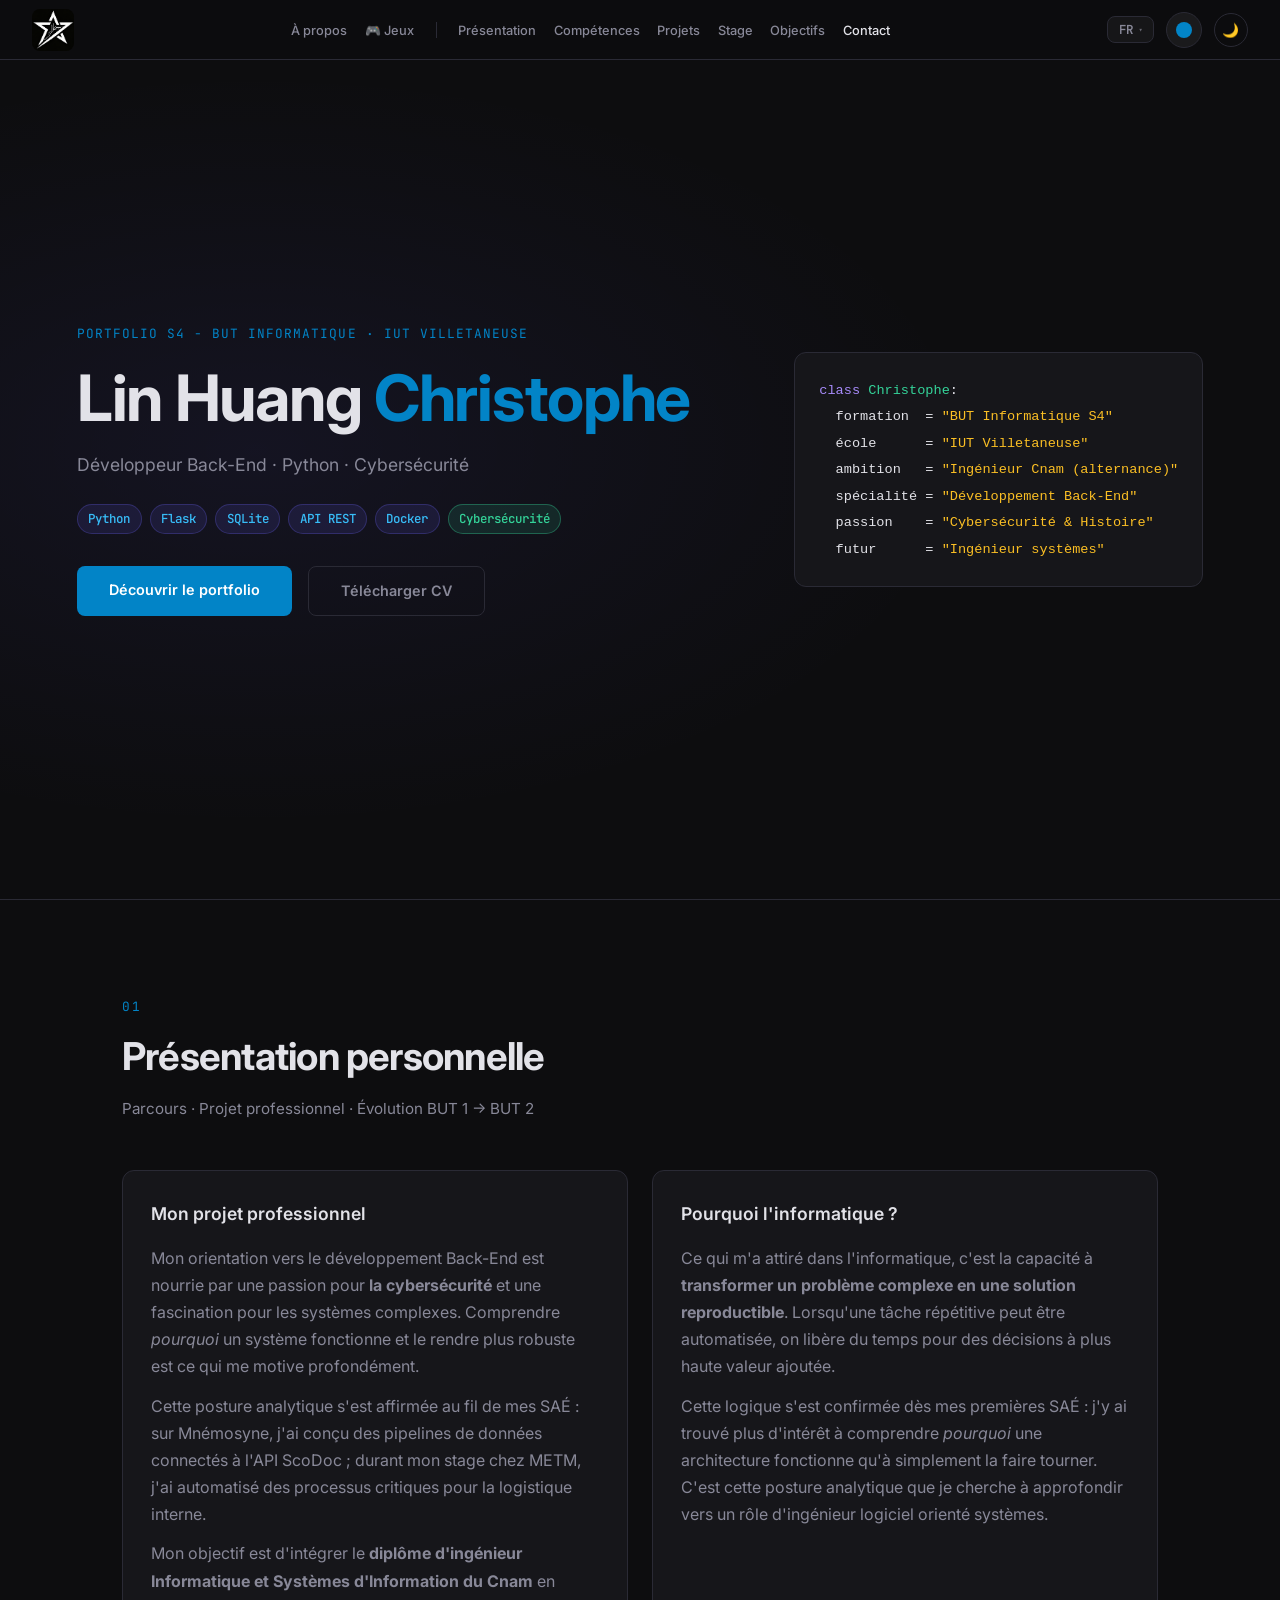
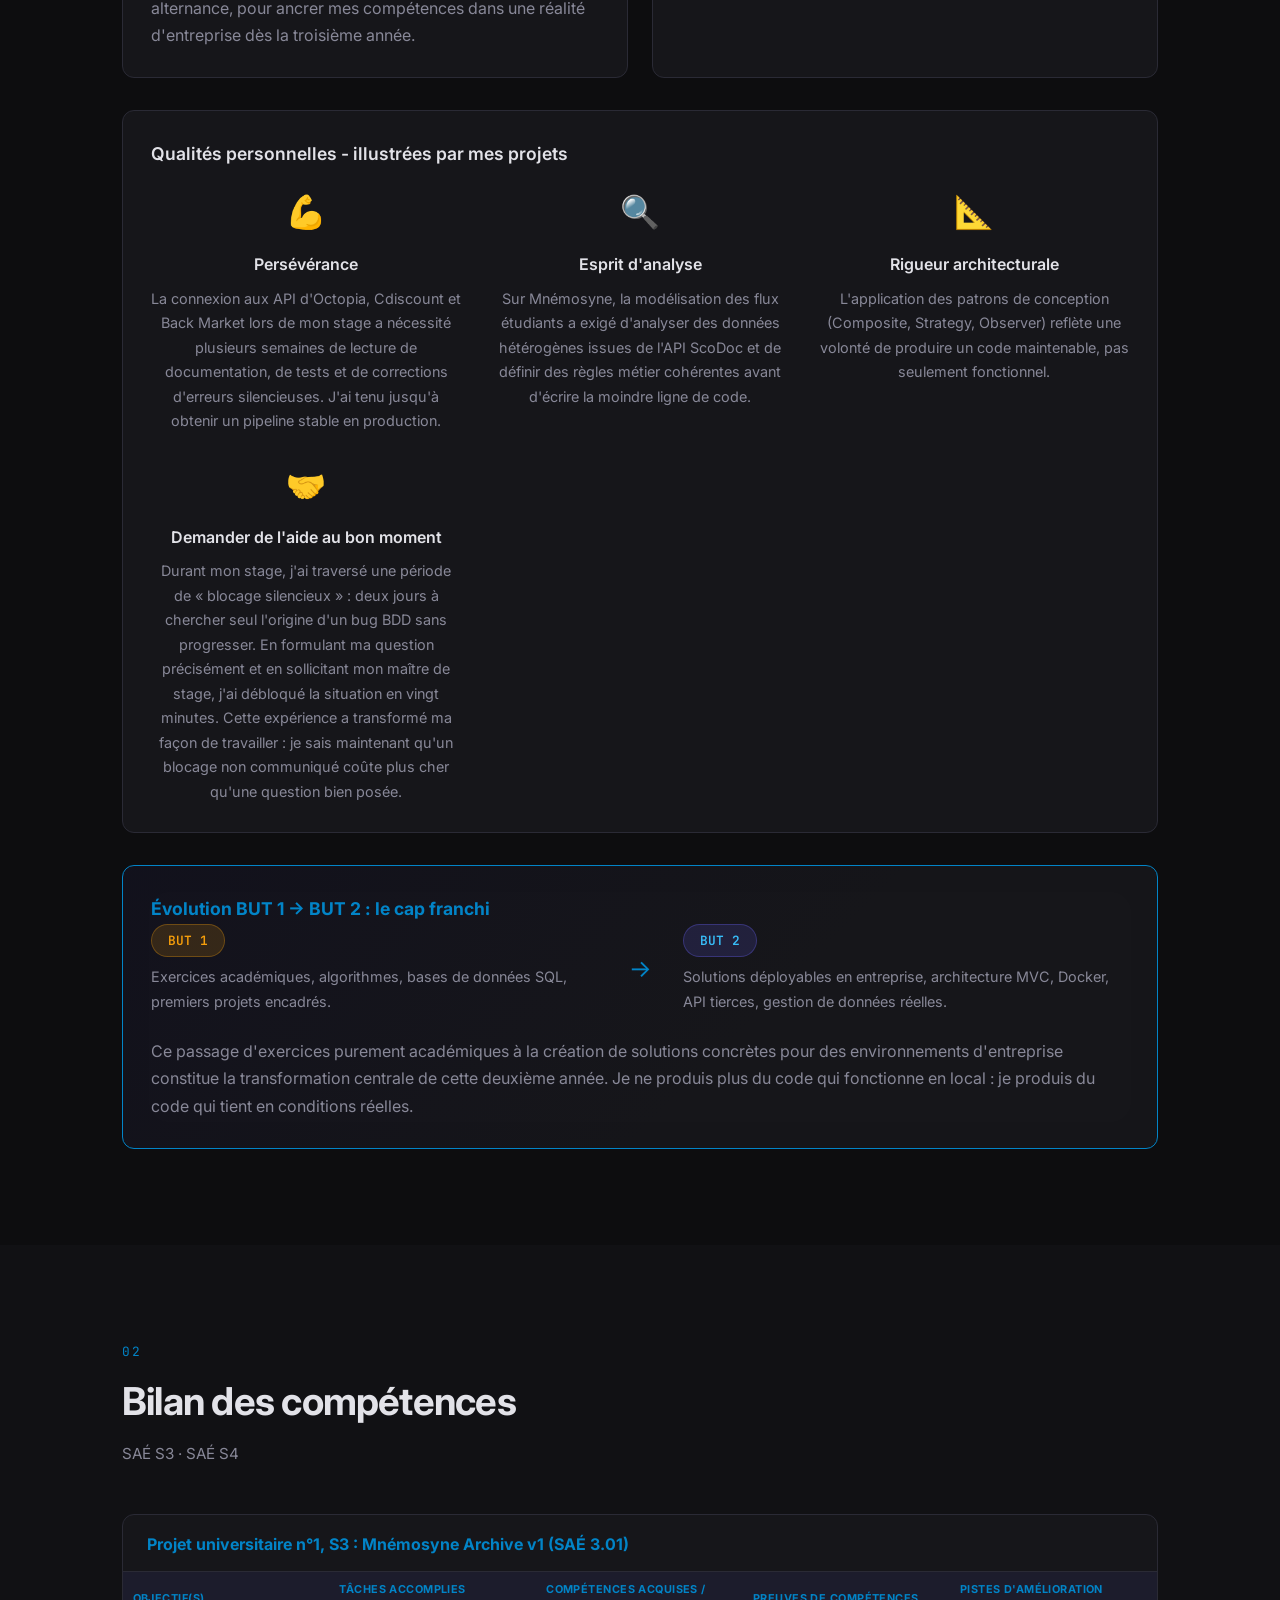
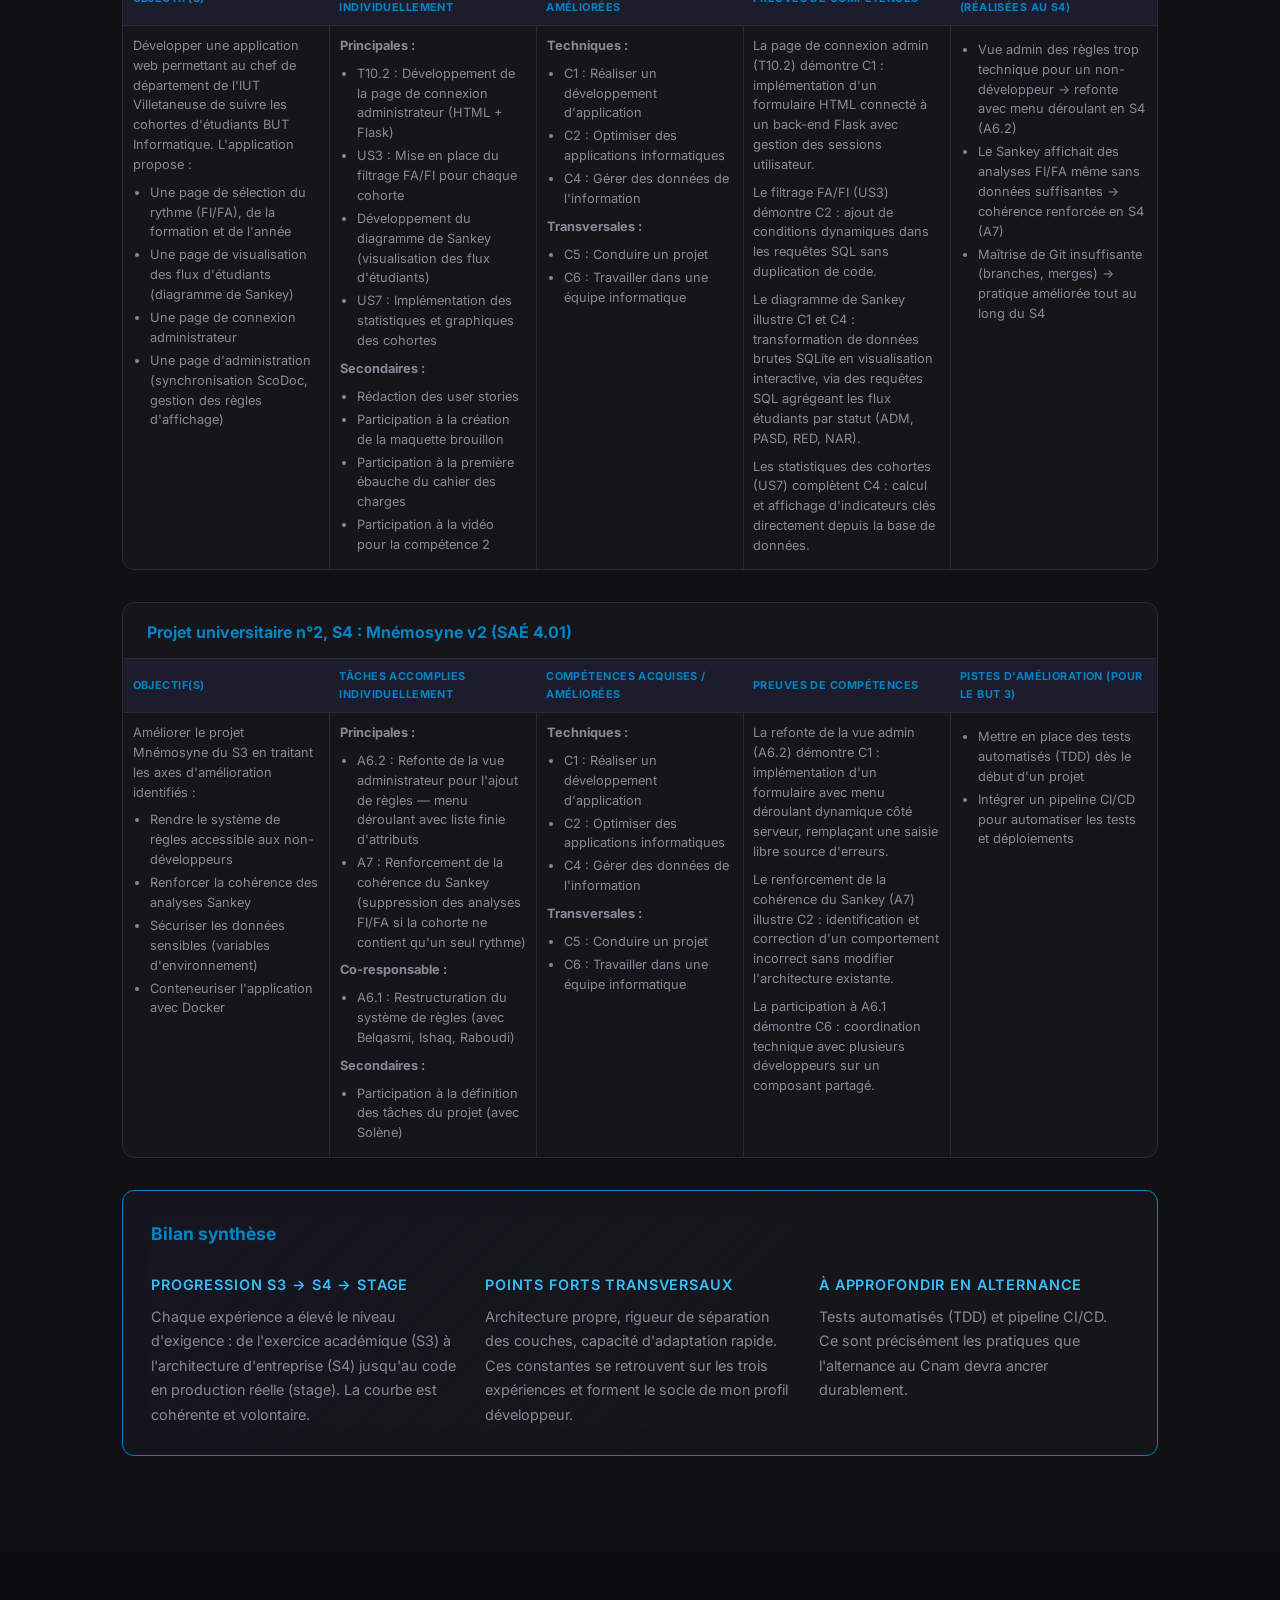
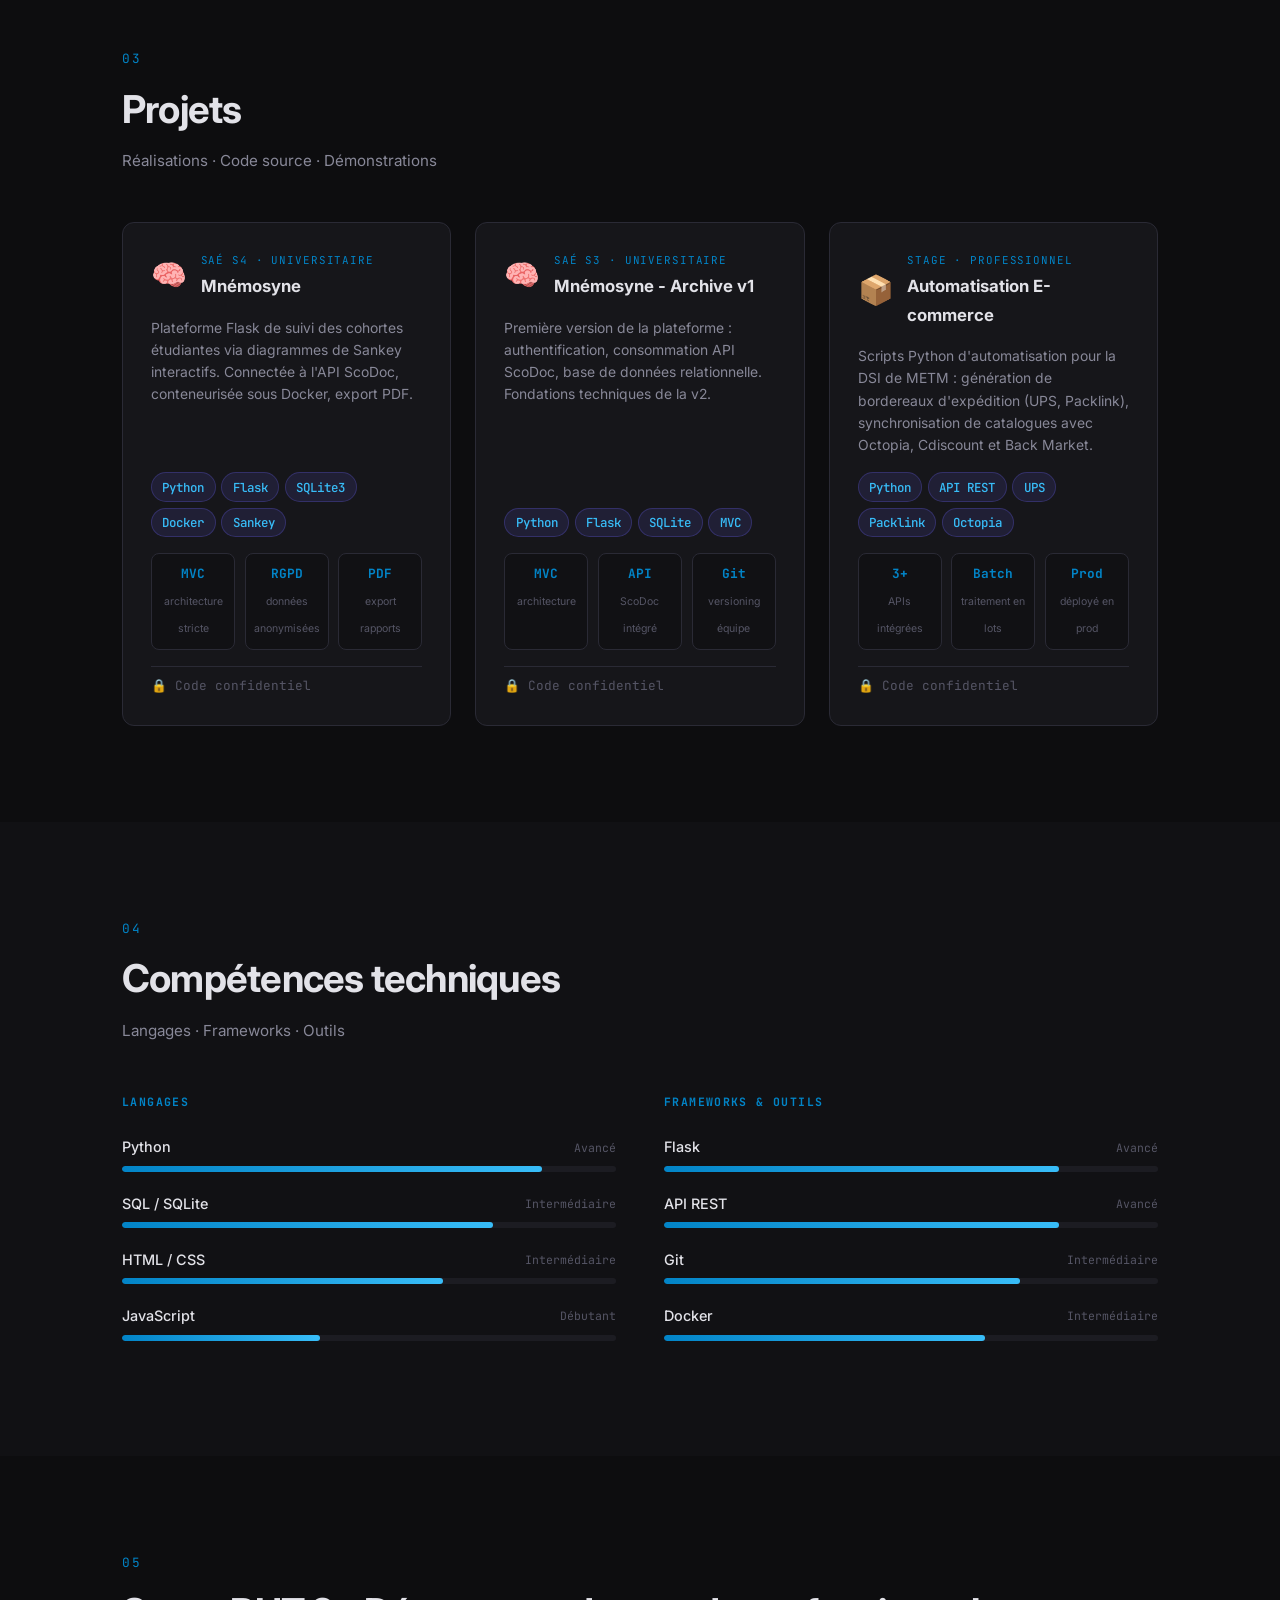
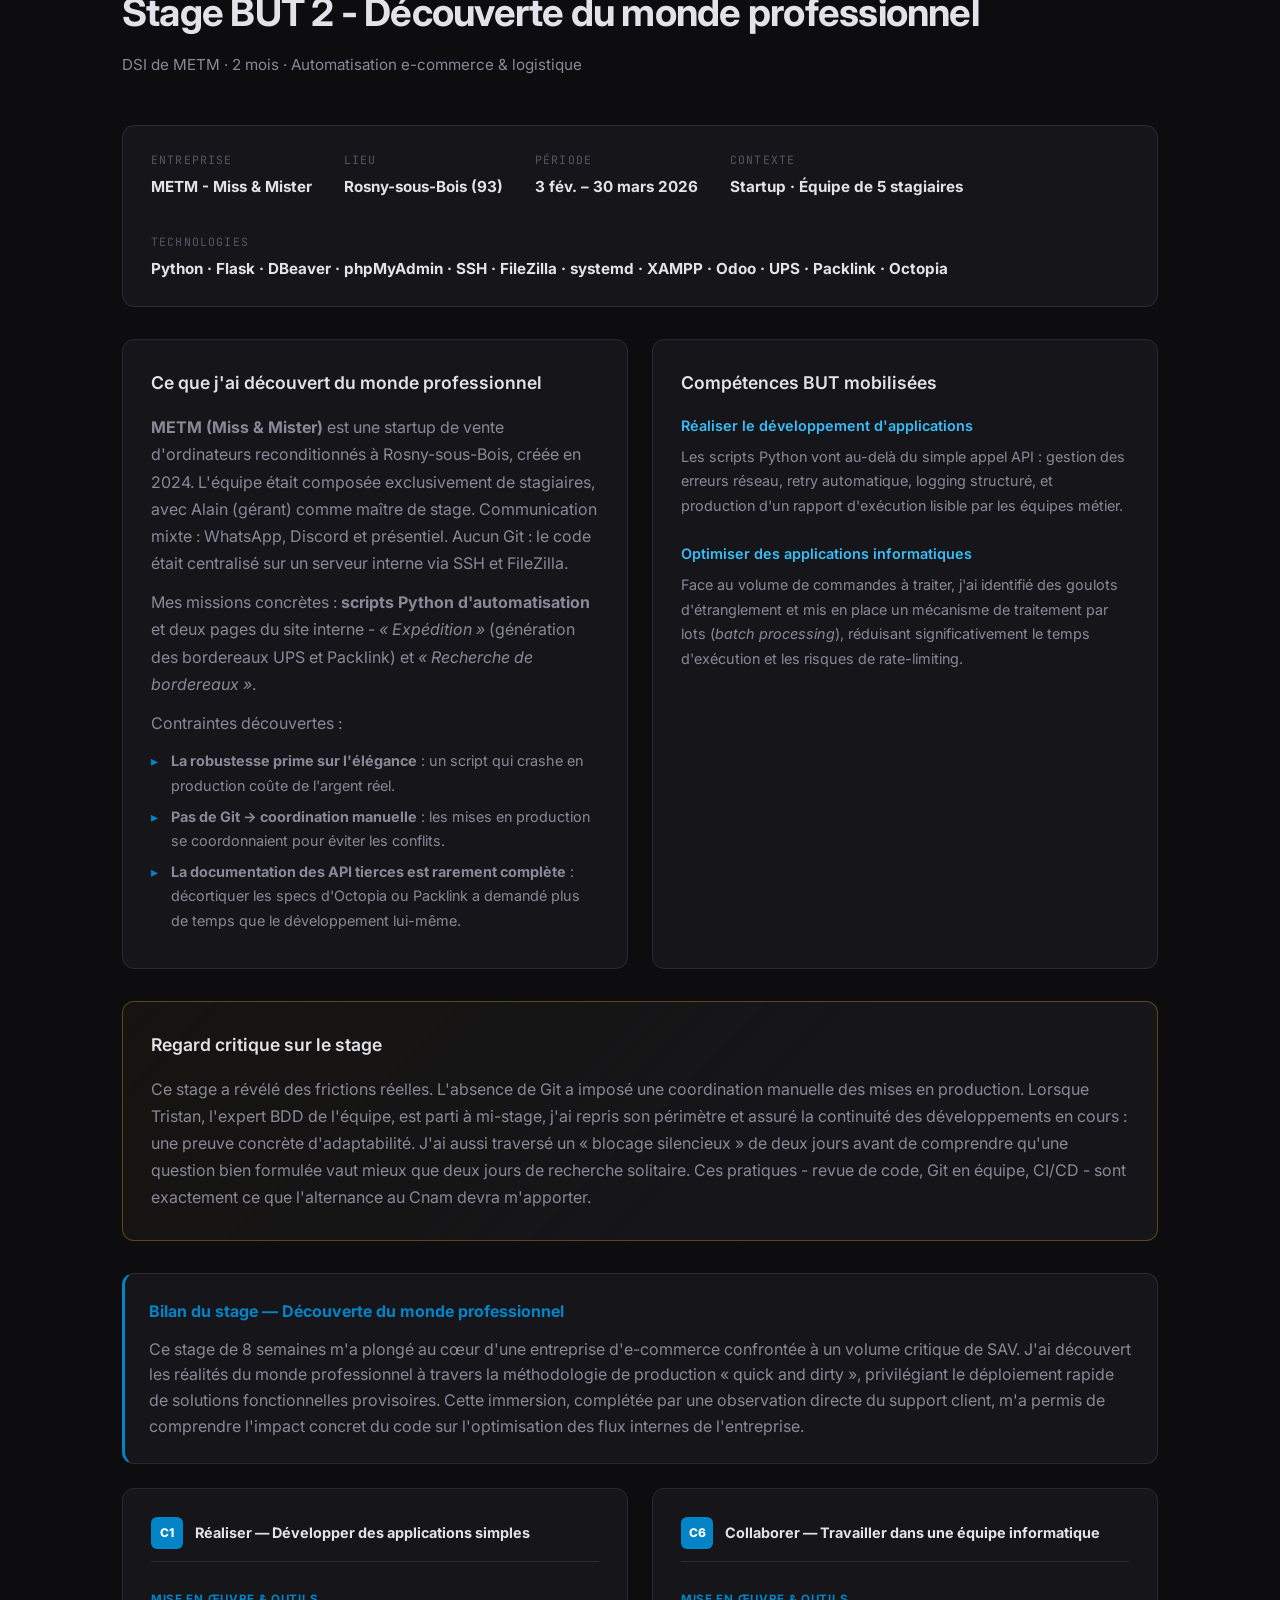
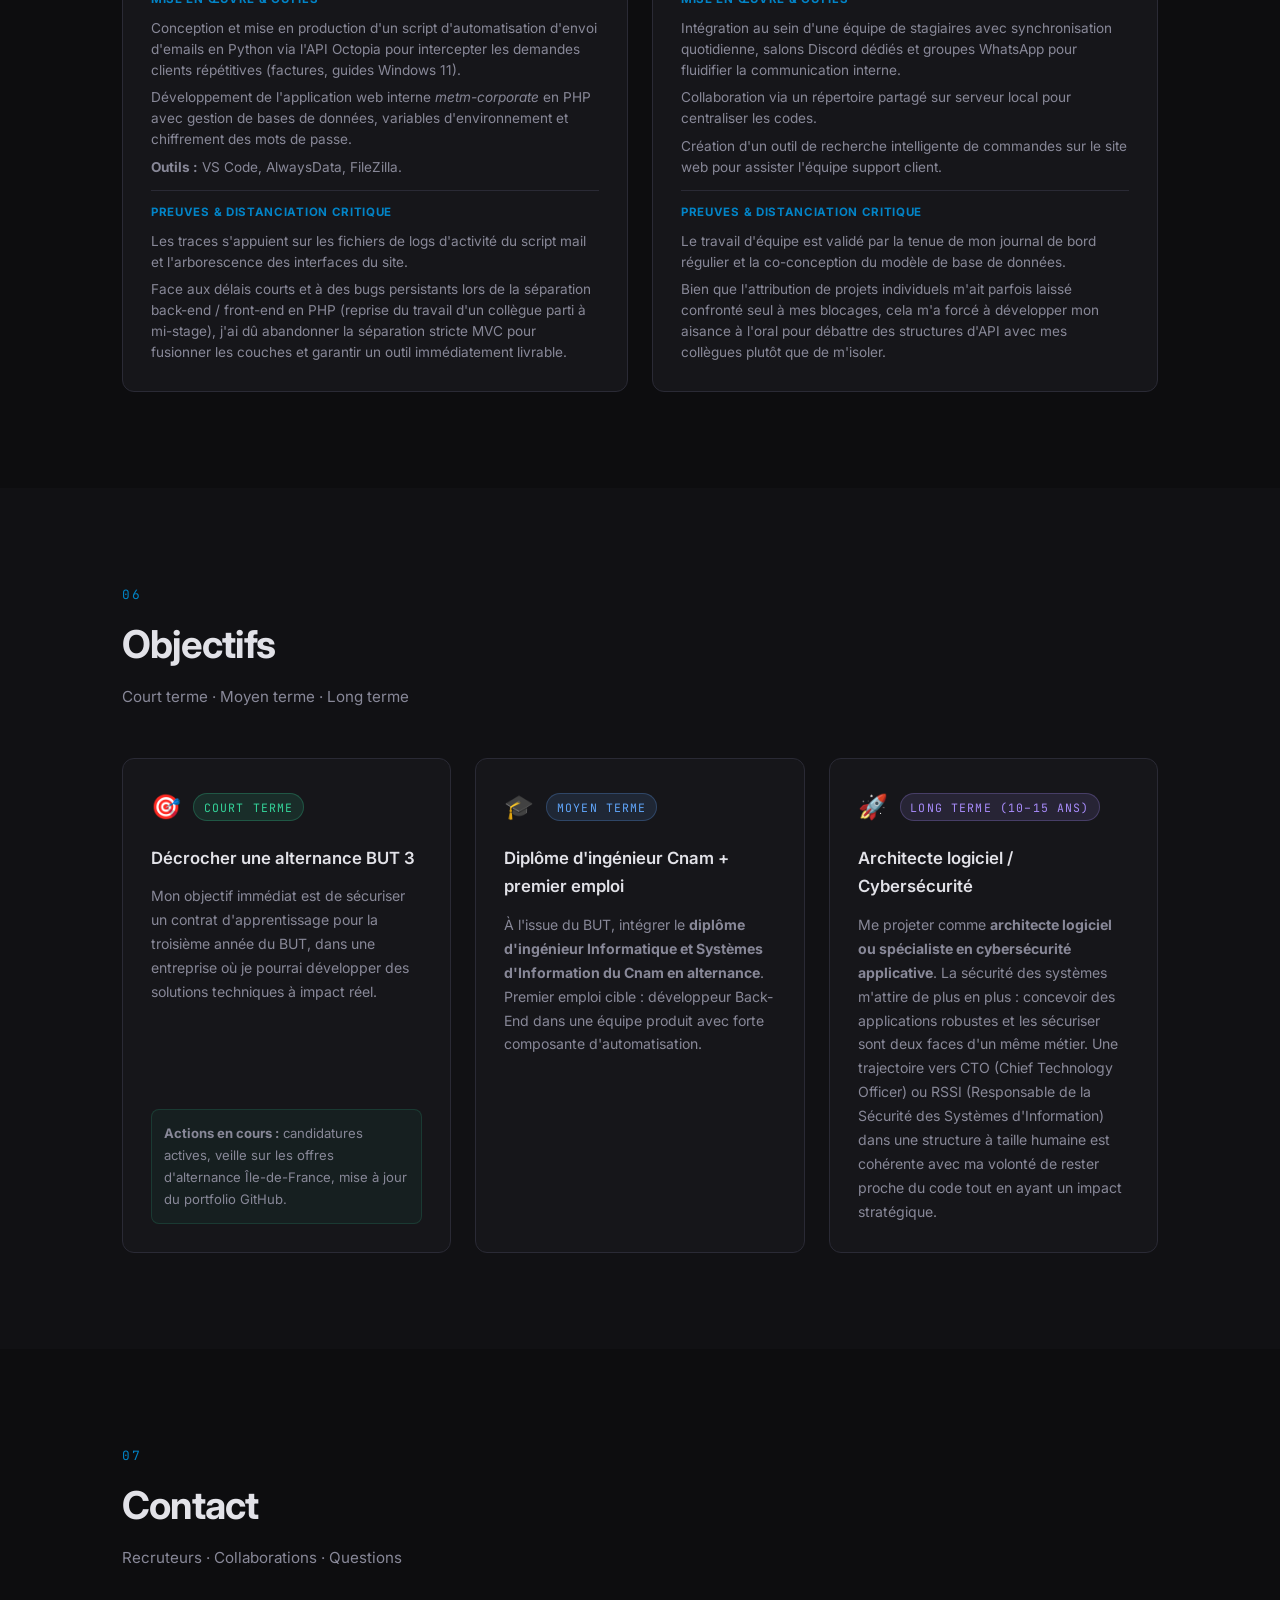
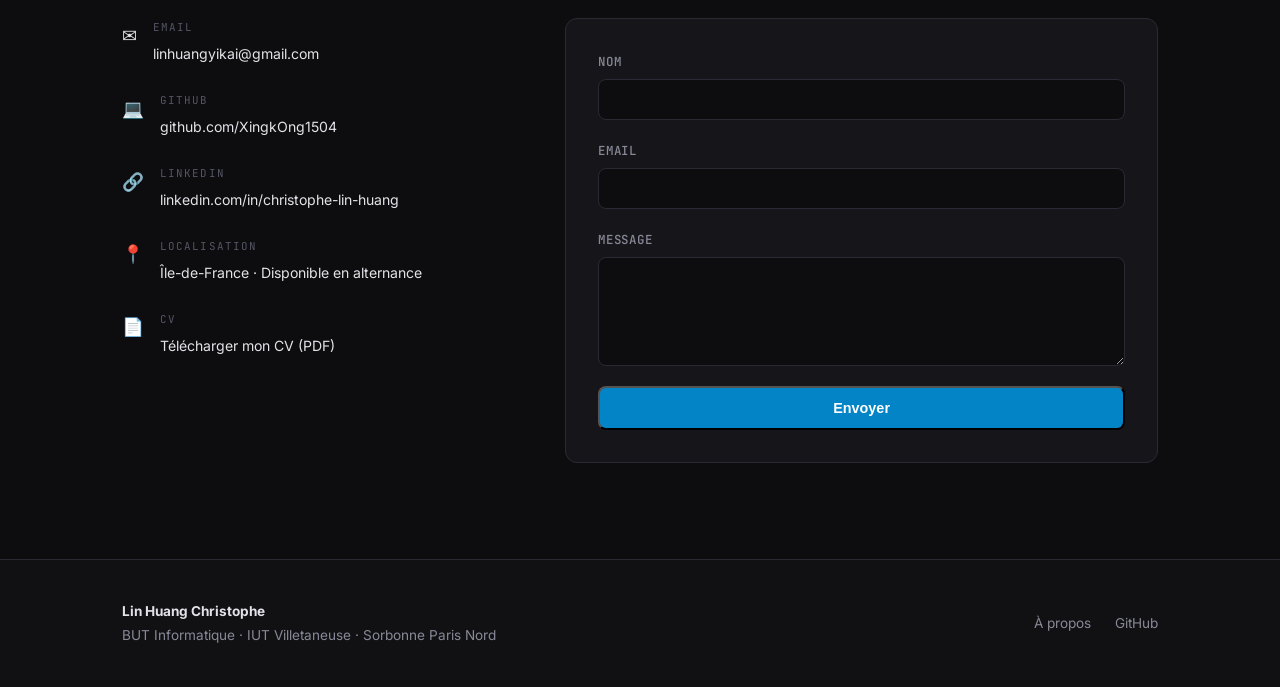
<file: index.html>
﻿<!DOCTYPE html>
<html lang="fr" data-theme="dark">
<head>
  <meta charset="UTF-8" />
  <meta name="viewport" content="width=device-width, initial-scale=1.0" />
  <title>Lin Huang Christophe - Portfolio BUT Informatique S4</title>
  <link rel="stylesheet" href="style.css" />
  <link rel="preconnect" href="https://fonts.googleapis.com" />
  <link href="https://fonts.googleapis.com/css2?family=Inter:wght@300;400;500;600;700&family=JetBrains+Mono:wght@400;500&display=swap" rel="stylesheet" />
</head>
<body>

  <!-- NAV -->
  <nav class="navbar">
    <a href="index.html" class="nav-logo"><img src="img/logo_nav.png" alt="Logo" class="nav-logo-img"><span class="nav-v">v28</span></a>
    <button id="leafEgg" aria-hidden="true" tabindex="-1"></button>
    <ul class="nav-links">
      <li><a href="about.html" data-i18n="nav_about">À propos</a></li>
      <li><a href="games.html" data-i18n="nav_games">🎮 Jeux</a></li>
      <li class="nav-sep"></li>
      <li><a href="#presentation" data-i18n="nav_presentation">Présentation</a></li>
      <li><a href="#competences" data-i18n="nav_competences">Compétences</a></li>
      <li><a href="#projets" data-i18n="nav_projets">Projets</a></li>
      <li><a href="#stage" data-i18n="nav_stage">Stage</a></li>
      <li><a href="#objectifs" data-i18n="nav_objectifs">Objectifs</a></li>
      <li><a href="#contact" data-i18n="nav_contact">Contact</a></li>
    </ul>
    <div class="nav-actions">
      <div class="lang-dropdown" id="langDropdown">
        <button class="lang-current-btn" id="langCurrentBtn">
          <span id="langCurrentText">FR</span>
          <span class="lang-arr">▾</span>
        </button>
        <div class="lang-menu" id="langMenu">
          <button class="lang-menu-item" data-lang="fr">FR - Français</button>
          <button class="lang-menu-item" data-lang="en">EN - English</button>
          <button class="lang-menu-item" data-lang="zh">简 - 简体中文</button>
          <button class="lang-menu-item" data-lang="zh-tw">繁 - 繁體中文</button>
        </div>
      </div>
      <div class="color-picker-wrap" id="colorPickerWrap">
        <button class="color-picker-btn" id="colorPickerBtn" title="Couleur d'accent">
          <span class="color-dot" id="colorDot"></span>
        </button>
        <div class="color-palette-popup" id="colorPalettePopup"></div>
      </div>
      <button class="theme-toggle" id="themeToggle" aria-label="Thème">
        <span class="theme-icon">🌙</span>
      </button>
    </div>
  </nav>

  <!-- HERO -->
  <header class="hero">
    <div class="hero-content">
      <p class="hero-tag" data-i18n="hero_tag">Portfolio S4 - BUT Informatique · IUT Villetaneuse</p>
      <h1 data-i18n-html="hero_name">Lin Huang <span class="accent">Christophe</span></h1>
      <p class="hero-subtitle" data-i18n="hero_subtitle">Développeur Back-End · Automatisation · E-commerce &amp; Logistique</p>
      <div class="hero-badges">
        <span class="badge">Python</span>
        <span class="badge">Flask</span>
        <span class="badge">SQLite</span>
        <span class="badge">API REST</span>
        <span class="badge">Docker</span>
        <span class="badge badge-cyber">Cybersécurité</span>
      </div>
      <div class="hero-actions">
        <a href="#presentation" class="cta-btn" data-i18n="hero_cta">Découvrir le portfolio</a>
        <a href="cv.pdf" class="cv-btn" download data-i18n="hero_cv">Télécharger CV</a>
      </div>
    </div>
    <div class="hero-code">
      <pre><code data-i18n-html="hero_code"><span class="kw">class</span> <span class="cls">Christophe</span>:
  formation  = <span class="str">"BUT Informatique S4"</span>
  école      = <span class="str">"IUT Villetaneuse"</span>
  ambition   = <span class="str">"Ingénieur Cnam (alternance)"</span>
  spécialité = <span class="str">"Développement Back-End"</span>
  passion    = <span class="str">"Cybersécurité & Histoire"</span>
  futur      = <span class="str">"Ingénieur systèmes"</span></code></pre>
    </div>
  </header>

  <main>

    <!-- ======== 01 - PRÉSENTATION ======== -->
    <section id="presentation" class="section">
      <div class="container">
        <div class="section-header">
          <span class="section-num">01</span>
          <h2 data-i18n="s01_title">Présentation personnelle</h2>
          <p class="section-sub" data-i18n="s01_sub">Parcours · Projet professionnel · Évolution BUT 1 → BUT 2</p>
        </div>

        <div class="grid-2">
          <div class="card">
            <h3 data-i18n="s01_c1_title">Mon projet professionnel</h3>
            <div data-i18n-html="s01_c1_body">
              <p>Mon orientation vers le développement Back-End découle d'une appétence concrète pour <strong>l'automatisation des flux d'information</strong>, notamment dans les secteurs de l'e-commerce et de la logistique.</p>
              <p>Durant mon stage, j'ai mesuré l'impact direct d'un code robuste sur des processus critiques : génération automatique de bordereaux d'expédition, synchronisation des catalogues produits entre marketplaces.</p>
              <p>Mon objectif est d'intégrer le <strong>diplôme d'ingénieur Informatique et Systèmes d'Information du Cnam</strong> en alternance, pour ancrer mes compétences dans une réalité d'entreprise dès la troisième année.</p>
            </div>
          </div>

          <div class="card">
            <h3 data-i18n="s01_c2_title">Pourquoi l'informatique ?</h3>
            <div data-i18n-html="s01_c2_body">
              <p>Ce qui m'a attiré dans l'informatique, c'est la capacité à <strong>transformer un problème complexe en une solution reproductible</strong>. Lorsqu'une tâche répétitive peut être automatisée, on libère du temps pour des décisions à plus haute valeur ajoutée.</p>
              <p>Cette logique s'est confirmée dès mes premières SAÉ : j'y ai trouvé plus d'intérêt à comprendre <em>pourquoi</em> une architecture fonctionne qu'à simplement la faire tourner. C'est cette posture analytique que je cherche à approfondir vers un rôle d'ingénieur logiciel orienté systèmes.</p>
            </div>
          </div>
        </div>

        <div class="card card-full mt-lg">
          <h3 data-i18n="s01_c3_title">Qualités personnelles - illustrées par mes projets</h3>
          <div class="qualities-grid">
            <div class="quality-item">
              <span class="quality-icon">&#x1F4AA;</span>
              <h4 data-i18n="q1_title">Persévérance</h4>
              <p data-i18n="q1_body">La connexion aux API d'Octopia, Cdiscount et Back Market lors de mon stage a nécessité plusieurs semaines de lecture de documentation, de tests et de corrections d'erreurs silencieuses. J'ai tenu jusqu'à obtenir un pipeline stable en production.</p>
            </div>
            <div class="quality-item">
              <span class="quality-icon">&#x1F50D;</span>
              <h4 data-i18n="q2_title">Esprit d'analyse</h4>
              <p data-i18n="q2_body">Sur Mnémosyne, la modélisation des flux étudiants a exigé d'analyser des données hétérogènes issues de l'API ScoDoc et de définir des règles métier cohérentes avant d'écrire la moindre ligne de code.</p>
            </div>
            <div class="quality-item">
              <span class="quality-icon">&#x1F4D0;</span>
              <h4 data-i18n="q3_title">Rigueur architecturale</h4>
              <p data-i18n="q3_body">L'application des patrons de conception - Composite, Strategy, Observer - reflète une volonté de produire un code maintenable, pas seulement fonctionnel.</p>
            </div>
            <div class="quality-item">
              <span class="quality-icon">&#x1F91D;</span>
              <h4 data-i18n="q4_title">Demander de l'aide au bon moment</h4>
              <p data-i18n="q4_body">Durant mon stage, j'ai traversé une période de « blocage silencieux » : deux jours à chercher seul l'origine d'un bug BDD sans progresser. En formulant ma question précisément et en sollicitant mon maître de stage, j'ai débloqué la situation en vingt minutes. Cette expérience a transformé ma façon de travailler : je sais maintenant qu'un blocage non communiqué coûte plus cher qu'une question bien posée.</p>
            </div>
          </div>
        </div>

        <div class="card card-full mt-lg highlight-card">
          <h3 data-i18n="s01_c4_title">Évolution BUT 1 → BUT 2 : le cap franchi</h3>
          <div class="evolution-timeline">
            <div class="evo-step">
              <span class="evo-badge but1">BUT 1</span>
              <p data-i18n="evo_but1">Exercices académiques, algorithmes, bases de données SQL, premiers projets encadrés.</p>
            </div>
            <div class="evo-arrow">&#x2192;</div>
            <div class="evo-step">
              <span class="evo-badge but2">BUT 2</span>
              <p data-i18n="evo_but2">Solutions déployables en entreprise, architecture MVC, Docker, API tierces, gestion de données réelles.</p>
            </div>
          </div>
          <p class="mt-md" data-i18n="evo_conclusion">Ce passage d'exercices purement académiques à la création de solutions concrètes pour des environnements d'entreprise constitue la transformation centrale de cette deuxième année. Je ne produis plus du code qui fonctionne en local : je produis du code qui tient en conditions réelles.</p>
        </div>
      </div>
    </section>

    <!-- ======== 02 - BILAN DES COMPÉTENCES ======== -->
    <section id="competences" class="section section-dark">
      <div class="container">
        <div class="section-header">
          <span class="section-num">02</span>
          <h2 data-i18n="s02_title">Bilan des compétences</h2>
          <p class="section-sub" data-i18n="s02_sub">SAÉ S3 · SAÉ S4</p>
        </div>

        <!-- Tableau S3 -->
        <div class="bilan-table-wrap">
          <h3 class="bilan-table-title" data-i18n="b_s3_table_title">Projet universitaire n°1, S3 : Mnémosyne Archive v1 (SAÉ 3.01)</h3>
          <div class="bilan-table-scroll">
            <table class="bilan-table">
              <thead>
                <tr>
                  <th data-i18n="b_th_objectif">Objectif(s)</th>
                  <th data-i18n="b_th_taches">Tâches accomplies individuellement</th>
                  <th data-i18n="b_th_competences">Compétences acquises / Améliorées</th>
                  <th data-i18n="b_th_preuves">Preuves de compétences</th>
                  <th data-i18n="b_th_pistes_s3">Pistes d'amélioration (réalisées au S4)</th>
                </tr>
              </thead>
              <tbody>
                <tr>
                  <td data-i18n-html="b_s3_objectif"></td>
                  <td data-i18n-html="b_s3_taches"></td>
                  <td data-i18n-html="b_s3_competences"></td>
                  <td data-i18n-html="b_s3_preuves"></td>
                  <td data-i18n-html="b_s3_pistes"></td>
                </tr>
              </tbody>
            </table>
          </div>
        </div>

        <!-- Tableau S4 -->
        <div class="bilan-table-wrap mt-lg">
          <h3 class="bilan-table-title" data-i18n="b_s4_table_title">Projet universitaire n°2, S4 : Mnémosyne v2 (SAÉ 4.01)</h3>
          <div class="bilan-table-scroll">
            <table class="bilan-table">
              <thead>
                <tr>
                  <th data-i18n="b_th_objectif">Objectif(s)</th>
                  <th data-i18n="b_th_taches">Tâches accomplies individuellement</th>
                  <th data-i18n="b_th_competences">Compétences acquises / Améliorées</th>
                  <th data-i18n="b_th_preuves">Preuves de compétences</th>
                  <th data-i18n="b_th_pistes_s4">Pistes d'amélioration (pour le BUT 3)</th>
                </tr>
              </thead>
              <tbody>
                <tr>
                  <td data-i18n-html="b_s4_objectif"></td>
                  <td data-i18n-html="b_s4_taches"></td>
                  <td data-i18n-html="b_s4_competences"></td>
                  <td data-i18n-html="b_s4_preuves"></td>
                  <td data-i18n-html="b_s4_pistes"></td>
                </tr>
              </tbody>
            </table>
          </div>
        </div>

        <!-- Synthèse -->
        <div class="card card-full mt-lg highlight-card">
          <h3 data-i18n="b_synth_title">Bilan synthèse</h3>
          <div class="grid-3 mt-md">
            <div class="bilan-item">
              <h4 data-i18n="b_synth_1_title">Progression S3 → S4 → Stage</h4>
              <p data-i18n="b_synth_1_body">Chaque expérience a élevé le niveau d'exigence : de l'exercice académique (S3) à l'architecture d'entreprise (S4) jusqu'au code en production réelle (stage). La courbe est cohérente et volontaire.</p>
            </div>
            <div class="bilan-item">
              <h4 data-i18n="b_synth_2_title">Points forts transversaux</h4>
              <p data-i18n="b_synth_2_body">Architecture propre, rigueur de séparation des couches, capacité d'adaptation rapide. Ces constantes se retrouvent sur les trois expériences et forment le socle de mon profil développeur.</p>
            </div>
            <div class="bilan-item">
              <h4 data-i18n="b_synth_3_title">À approfondir en alternance</h4>
              <p data-i18n="b_synth_3_body">Tests automatisés (TDD) et pipeline CI/CD. Ce sont précisément les pratiques que l'alternance au Cnam devra ancrer durablement.</p>
            </div>
          </div>
        </div>

      </div>
    </section>

    <!-- ======== 03 - PROJETS ======== -->
    <section id="projets" class="section">
      <div class="container">
        <div class="section-header">
          <span class="section-num">03</span>
          <h2 data-i18n="s03_title">Projets</h2>
          <p class="section-sub" data-i18n="s03_sub">Réalisations · Code source · Démonstrations</p>
        </div>

        <div class="projects-grid">

          <div class="proj-card">
            <div class="proj-card-header">
              <div class="proj-card-icon">&#x1F9E0;</div>
              <div class="proj-card-meta">
                <span class="proj-card-type" data-i18n="proj1_type">SAÉ S4 · Universitaire</span>
                <h3 class="proj-card-title">Mnémosyne</h3>
              </div>
            </div>
            <p class="proj-card-desc" data-i18n="proj1_desc">Plateforme Flask de suivi des cohortes étudiantes via diagrammes de Sankey interactifs. Connectée à l'API ScoDoc, conteneurisée sous Docker, export PDF.</p>
            <div class="proj-card-stack">
              <span class="badge">Python</span>
              <span class="badge">Flask</span>
              <span class="badge">SQLite3</span>
              <span class="badge">Docker</span>
              <span class="badge">Sankey</span>
            </div>
            <div class="proj-card-highlights">
              <div class="proj-highlight">
                <span class="ph-num">MVC</span>
                <span class="ph-label" data-i18n="proj1_h1">architecture stricte</span>
              </div>
              <div class="proj-highlight">
                <span class="ph-num">RGPD</span>
                <span class="ph-label" data-i18n="proj1_h2">données anonymisées</span>
              </div>
              <div class="proj-highlight">
                <span class="ph-num">PDF</span>
                <span class="ph-label" data-i18n="proj1_h3">export rapports</span>
              </div>
            </div>
            <div class="proj-card-actions">
              <span class="proj-confidential" data-i18n="proj_confidential">&#x1F512; Code confidentiel</span>
            </div>
          </div>

          <div class="proj-card">
            <div class="proj-card-header">
              <div class="proj-card-icon">&#x1F9E0;</div>
              <div class="proj-card-meta">
                <span class="proj-card-type" data-i18n="proj2_type">SAÉ S3 · Universitaire</span>
                <h3 class="proj-card-title">Mnémosyne - Archive v1</h3>
              </div>
            </div>
            <p class="proj-card-desc" data-i18n="proj2_desc">Première version de la plateforme : authentification, consommation API ScoDoc, base de données relationnelle. Fondations techniques de la v2.</p>
            <div class="proj-card-stack">
              <span class="badge">Python</span>
              <span class="badge">Flask</span>
              <span class="badge">SQLite</span>
              <span class="badge">MVC</span>
            </div>
            <div class="proj-card-highlights">
              <div class="proj-highlight">
                <span class="ph-num">MVC</span>
                <span class="ph-label" data-i18n="proj2_h1">architecture</span>
              </div>
              <div class="proj-highlight">
                <span class="ph-num">API</span>
                <span class="ph-label" data-i18n="proj2_h2">ScoDoc intégré</span>
              </div>
              <div class="proj-highlight">
                <span class="ph-num">Git</span>
                <span class="ph-label" data-i18n="proj2_h3">versioning équipe</span>
              </div>
            </div>
            <div class="proj-card-actions">
              <span class="proj-confidential" data-i18n="proj_confidential">&#x1F512; Code confidentiel</span>
            </div>
          </div>

          <div class="proj-card">
            <div class="proj-card-header">
              <div class="proj-card-icon">&#x1F4E6;</div>
              <div class="proj-card-meta">
                <span class="proj-card-type" data-i18n="proj3_type">Stage · Professionnel</span>
                <h3 class="proj-card-title" data-i18n="proj3_name">Automatisation E-commerce</h3>
              </div>
            </div>
            <p class="proj-card-desc" data-i18n="proj3_desc">Scripts Python d'automatisation pour la DSI de METM : génération de bordereaux d'expédition (UPS, Packlink), synchronisation de catalogues avec Octopia, Cdiscount et Back Market.</p>
            <div class="proj-card-stack">
              <span class="badge">Python</span>
              <span class="badge">API REST</span>
              <span class="badge">UPS</span>
              <span class="badge">Packlink</span>
              <span class="badge">Octopia</span>
            </div>
            <div class="proj-card-highlights">
              <div class="proj-highlight">
                <span class="ph-num">3+</span>
                <span class="ph-label" data-i18n="proj3_h1">APIs intégrées</span>
              </div>
              <div class="proj-highlight">
                <span class="ph-num">Batch</span>
                <span class="ph-label" data-i18n="proj3_h2">traitement en lots</span>
              </div>
              <div class="proj-highlight">
                <span class="ph-num">Prod</span>
                <span class="ph-label" data-i18n="proj3_h3">déployé en prod</span>
              </div>
            </div>
            <div class="proj-card-actions">
              <span class="proj-confidential" data-i18n="proj_confidential">&#x1F512; Code confidentiel</span>
            </div>
          </div>

        </div>
      </div>
    </section>

    <!-- ======== 04 - COMPÉTENCES TECHNIQUES ======== -->
    <section id="skills" class="section section-dark">
      <div class="container">
        <div class="section-header">
          <span class="section-num">04</span>
          <h2 data-i18n="s04_title">Compétences techniques</h2>
          <p class="section-sub" data-i18n="s04_sub">Langages · Frameworks · Outils</p>
        </div>

        <div class="skills-grid">
          <div class="skills-col">
            <h3 class="skills-cat-title" data-i18n="skills_lang">Langages</h3>
            <div class="skill-item">
              <div class="skill-header">
                <span class="skill-name">Python</span>
                <span class="skill-level" data-i18n="skill_advanced">Avancé</span>
              </div>
              <div class="skill-bar"><div class="skill-fill" data-width="85"></div></div>
            </div>
            <div class="skill-item">
              <div class="skill-header">
                <span class="skill-name">SQL / SQLite</span>
                <span class="skill-level" data-i18n="skill_intermediate">Intermédiaire</span>
              </div>
              <div class="skill-bar"><div class="skill-fill" data-width="75"></div></div>
            </div>
            <div class="skill-item">
              <div class="skill-header">
                <span class="skill-name">HTML / CSS</span>
                <span class="skill-level" data-i18n="skill_intermediate">Intermédiaire</span>
              </div>
              <div class="skill-bar"><div class="skill-fill" data-width="65"></div></div>
            </div>
            <div class="skill-item">
              <div class="skill-header">
                <span class="skill-name">JavaScript</span>
                <span class="skill-level" data-i18n="skill_beginner">Débutant</span>
              </div>
              <div class="skill-bar"><div class="skill-fill" data-width="40"></div></div>
            </div>
          </div>

          <div class="skills-col">
            <h3 class="skills-cat-title" data-i18n="skills_tools">Frameworks &amp; Outils</h3>
            <div class="skill-item">
              <div class="skill-header">
                <span class="skill-name">Flask</span>
                <span class="skill-level" data-i18n="skill_advanced">Avancé</span>
              </div>
              <div class="skill-bar"><div class="skill-fill" data-width="80"></div></div>
            </div>
            <div class="skill-item">
              <div class="skill-header">
                <span class="skill-name">API REST</span>
                <span class="skill-level" data-i18n="skill_advanced">Avancé</span>
              </div>
              <div class="skill-bar"><div class="skill-fill" data-width="80"></div></div>
            </div>
            <div class="skill-item">
              <div class="skill-header">
                <span class="skill-name">Git</span>
                <span class="skill-level" data-i18n="skill_intermediate">Intermédiaire</span>
              </div>
              <div class="skill-bar"><div class="skill-fill" data-width="72"></div></div>
            </div>
            <div class="skill-item">
              <div class="skill-header">
                <span class="skill-name">Docker</span>
                <span class="skill-level" data-i18n="skill_intermediate">Intermédiaire</span>
              </div>
              <div class="skill-bar"><div class="skill-fill" data-width="65"></div></div>
            </div>
          </div>
        </div>
      </div>
    </section>

    <!-- ======== 05 - STAGE ======== -->
    <section id="stage" class="section">
      <div class="container">
        <div class="section-header">
          <span class="section-num">05</span>
          <h2 data-i18n="s05_title">Stage BUT 2 - Découverte du monde professionnel</h2>
          <p class="section-sub" data-i18n="s05_sub">METM Miss &amp; Mister · 2 mois · Automatisation e-commerce &amp; logistique</p>
        </div>

        <div class="stage-intro card card-full">
          <div class="stage-meta">
            <div class="stage-info">
              <span class="label" data-i18n="stage_co_label">Entreprise</span>
              <strong data-i18n="stage_co">METM - Miss &amp; Mister</strong>
            </div>
            <div class="stage-info">
              <span class="label" data-i18n="stage_loc_label">Lieu</span>
              <strong>Rosny-sous-Bois (93)</strong>
            </div>
            <div class="stage-info">
              <span class="label" data-i18n="stage_period_label">Période</span>
              <strong data-i18n="stage_period">3 fév. – 30 mars 2026</strong>
            </div>
            <div class="stage-info">
              <span class="label" data-i18n="stage_dept_label">Contexte</span>
              <strong data-i18n="stage_dept">Startup · Équipe de 5 stagiaires</strong>
            </div>
            <div class="stage-info">
              <span class="label" data-i18n="stage_tech_label">Technologies</span>
              <strong>Python · Flask · DBeaver · phpMyAdmin · SSH · FileZilla · systemd · XAMPP · Odoo · UPS · Packlink · Octopia</strong>
            </div>
          </div>
        </div>

        <div class="grid-2 mt-lg">
          <div class="card">
            <h3 data-i18n="stage_c1_title">Ce que j'ai découvert du monde professionnel</h3>
            <div data-i18n-html="stage_c1_body">
              <p><strong>METM (Miss &amp; Mister)</strong> est une startup de vente d'ordinateurs reconditionnés à Rosny-sous-Bois, créée en 2024. L'équipe était composée exclusivement de stagiaires - chacun responsable d'un périmètre distinct - avec Alain (gérant) comme maître de stage. Communication mixte : WhatsApp, Discord et présentiel. Aucun Git : le code était centralisé sur un serveur interne via SSH et FileZilla.</p>
              <p>Mes missions concrètes : développement de <strong>scripts Python d'automatisation</strong> et réalisation de deux pages du site interne - <em>« Expédition »</em> (génération automatique des bordereaux UPS et Packlink) et <em>« Recherche de bordereaux »</em> (retrouver un bordereau par numéro de commande).</p>
              <p>Ce que le monde professionnel m'a appris :</p>
              <ul class="bullet-list">
                <li><strong>La robustesse prime sur l'élégance</strong> : un script qui crashe en production coûte de l'argent réel.</li>
                <li><strong>Pas de Git → une discipline de communication accrue</strong> : les mises en production se coordonnaient manuellement pour éviter les conflits.</li>
                <li><strong>La documentation des API tierces est rarement complète</strong> : décortiquer les specs d'Octopia ou Packlink a demandé plus de temps que le développement lui-même.</li>
              </ul>
            </div>
          </div>

          <div class="card">
            <h3 data-i18n="stage_c2_title">Compétences BUT mobilisées</h3>
            <div data-i18n-html="stage_c2_body">
              <div class="competence-block">
                <h4>Réaliser le développement d'applications</h4>
                <p>Les scripts Python vont au-delà du simple appel API : gestion des erreurs réseau, retry automatique, logging structuré et production d'un rapport d'exécution lisible par les équipes métier.</p>
              </div>
              <div class="competence-block mt-md">
                <h4>Optimiser des applications informatiques</h4>
                <p>Face au volume de commandes à traiter, j'ai identifié des goulots d'étranglement et mis en place un mécanisme de traitement par lots (<em>batch processing</em>), réduisant significativement le temps d'exécution et les risques de rate-limiting.</p>
              </div>
            </div>
          </div>
        </div>

        <div class="card card-full mt-lg warning-card">
          <h3 data-i18n="stage_c3_title">Regard critique sur le stage</h3>
          <p data-i18n="stage_c3_body">Ce stage a révélé plusieurs frictions réelles. L'absence de Git a imposé une coordination manuelle des mises en production - une lacune organisationnelle avec des conséquences directes. Lorsque Tristan, l'expert BDD de l'équipe, est parti à mi-stage, j'ai repris son périmètre et assuré la continuité des développements en cours : une mise à l'épreuve concrète de mon adaptabilité. J'ai aussi traversé un « blocage silencieux » de deux jours avant de comprendre qu'une question bien formulée vaut mieux que deux jours de recherche solitaire. Ces pratiques - revue de code, Git en équipe, CI/CD - sont exactement ce que l'alternance au Cnam devra m'apporter.</p>
        </div>

        <!-- Bilan du stage -->
        <div class="stage-bilan-wrap mt-lg">
          <h3 class="stage-bilan-title" data-i18n="stage_bilan_title">Bilan du stage - Découverte du monde professionnel</h3>
          <p class="stage-bilan-intro" data-i18n="stage_bilan_intro">Ce stage de 8 semaines m'a plongé au cœur d'une entreprise d'e-commerce confrontée à un volume critique de SAV. J'ai découvert les réalités du monde professionnel à travers la méthodologie de production « quick and dirty », privilégiant le déploiement rapide de solutions fonctionnelles provisoires. Cette immersion, complétée par une observation directe du support client, m'a permis de comprendre l'impact concret du code sur l'optimisation des flux internes de l'entreprise.</p>
        </div>

        <div class="grid-2 mt-md">

          <!-- Compétence 1 : Réaliser -->
          <div class="card bilan-comp-card">
            <div class="comp-card-header">
              <span class="comp-badge">C1</span>
              <h4 data-i18n="stage_bilan_c1_title">Réaliser — Développer des applications simples</h4>
            </div>
            <div class="comp-section">
              <strong data-i18n="stage_bilan_meo">Mise en œuvre &amp; Outils</strong>
              <div data-i18n-html="stage_bilan_c1_meo"><p>Conception et mise en production d'un script d'automatisation d'envoi d'emails en Python via l'API Octopia pour intercepter les demandes clients répétitives (factures, guides Windows 11).</p><p>Développement de l'application web interne <em>metm-corporate</em> en PHP avec gestion de bases de données, variables d'environnement et chiffrement des mots de passe.</p><p><strong>Outils :</strong> VS Code, AlwaysData, FileZilla.</p></div>
            </div>
            <div class="comp-section">
              <strong data-i18n="stage_bilan_preuve">Preuves &amp; Distanciation critique</strong>
              <div data-i18n-html="stage_bilan_c1_preuve"><p>Les traces s'appuient sur les fichiers de logs d'activité du script mail et l'arborescence des interfaces du site.</p><p>Face aux délais courts et à des bugs persistants lors de la séparation back-end / front-end en PHP (reprise du travail d'un collègue parti à mi-stage), j'ai dû abandonner la séparation stricte MVC pour fusionner les couches et garantir un outil immédiatement livrable.</p></div>
            </div>
          </div>

          <!-- Compétence 6 : Collaborer -->
          <div class="card bilan-comp-card">
            <div class="comp-card-header">
              <span class="comp-badge">C6</span>
              <h4 data-i18n="stage_bilan_c6_title">Collaborer — Travailler dans une équipe informatique</h4>
            </div>
            <div class="comp-section">
              <strong data-i18n="stage_bilan_meo">Mise en œuvre &amp; Outils</strong>
              <div data-i18n-html="stage_bilan_c6_meo"><p>Intégration au sein d'une équipe de stagiaires avec synchronisation quotidienne, salons Discord dédiés et groupes WhatsApp pour fluidifier la communication interne.</p><p>Collaboration via un répertoire partagé sur serveur local pour centraliser les codes.</p><p>Création d'un outil de recherche intelligente de commandes sur le site web pour assister l'équipe support client.</p></div>
            </div>
            <div class="comp-section">
              <strong data-i18n="stage_bilan_preuve">Preuves &amp; Distanciation critique</strong>
              <div data-i18n-html="stage_bilan_c6_preuve"><p>Le travail d'équipe est validé par la tenue de mon journal de bord régulier et la co-conception du modèle de base de données.</p><p>Bien que l'attribution de projets individuels m'ait parfois laissé confronté seul à mes blocages, cela m'a forcé à développer mon aisance à l'oral pour débattre des structures d'API avec mes collègues plutôt que de m'isoler.</p></div>
            </div>
          </div>

        </div>
      </div>
    </section>

    <!-- ======== 06 - OBJECTIFS ======== -->
    <section id="objectifs" class="section section-dark">
      <div class="container">
        <div class="section-header">
          <span class="section-num">06</span>
          <h2 data-i18n="s06_title">Objectifs</h2>
          <p class="section-sub" data-i18n="s06_sub">Court terme · Moyen terme · Long terme</p>
        </div>

        <div class="objectives-grid">
          <div class="objective-card">
            <div class="obj-header">
              <span class="obj-icon">&#x1F3AF;</span>
              <span class="obj-horizon court" data-i18n="obj_court">Court terme</span>
            </div>
            <h3 data-i18n="obj1_title">Décrocher une alternance BUT 3</h3>
            <p data-i18n="obj1_body">Mon objectif immédiat est de sécuriser un contrat d'apprentissage pour la troisième année du BUT, dans une entreprise spécialisée en e-commerce, logistique ou solutions B2B.</p>
            <div class="obj-action">
              <strong data-i18n="obj_action_label">Actions en cours :</strong> <span data-i18n="obj1_action">candidatures actives, veille sur les offres d'alternance Île-de-France, mise à jour du portfolio GitHub.</span>
            </div>
          </div>

          <div class="objective-card">
            <div class="obj-header">
              <span class="obj-icon">&#x1F393;</span>
              <span class="obj-horizon moyen" data-i18n="obj_moyen">Moyen terme</span>
            </div>
            <h3 data-i18n="obj2_title">Diplôme d'ingénieur Cnam + premier emploi</h3>
            <p data-i18n-html="obj2_body">À l'issue du BUT, intégrer le <strong>diplôme d'ingénieur Informatique et Systèmes d'Information du Cnam en alternance</strong>. Premier emploi cible : développeur Back-End dans une équipe produit avec forte composante d'automatisation.</p>
          </div>

          <div class="objective-card">
            <div class="obj-header">
              <span class="obj-icon">&#x1F680;</span>
              <span class="obj-horizon long" data-i18n="obj_long">Long terme (10–15 ans)</span>
            </div>
            <h3 data-i18n="obj3_title">Architecte logiciel / Cybersécurité</h3>
            <p data-i18n-html="obj3_body">Me projeter comme <strong>architecte logiciel ou spécialiste en cybersécurité applicative</strong>. La sécurité des systèmes m'attire de plus en plus - concevoir des applications robustes et les sécuriser sont deux faces d'un même métier. Une trajectoire vers CTO ou RSSI dans une structure à taille humaine est cohérente avec ma volonté de rester proche du code tout en ayant un impact stratégique.</p>
          </div>
        </div>
      </div>
    </section>

    <!-- ======== 07 - CONTACT ======== -->
    <section id="contact" class="section">
      <div class="container">
        <div class="section-header">
          <span class="section-num">07</span>
          <h2 data-i18n="s07_title">Contact</h2>
          <p class="section-sub" data-i18n="s07_sub">Recruteurs · Collaborations · Questions</p>
        </div>

        <div class="contact-layout">
          <div class="contact-info">
            <div class="contact-item">
              <span class="contact-icon">&#x2709;</span>
              <div>
                <span class="contact-label" data-i18n="contact_email_label">Email</span>
                <a href="mailto:linhuangyikai@gmail.com" class="contact-value">linhuangyikai@gmail.com</a>
              </div>
            </div>
            <div class="contact-item">
              <span class="contact-icon">&#x1F4BB;</span>
              <div>
                <span class="contact-label">GitHub</span>
                <a href="https://github.com/XingkOng1504" target="_blank" rel="noopener" class="contact-value">github.com/XingkOng1504</a>
              </div>
            </div>
            <div class="contact-item">
              <span class="contact-icon">&#x1F517;</span>
              <div>
                <span class="contact-label">LinkedIn</span>
                <a href="https://linkedin.com/in/christophe-lin-huang" target="_blank" rel="noopener" class="contact-value">linkedin.com/in/christophe-lin-huang</a>
              </div>
            </div>
            <div class="contact-item">
              <span class="contact-icon">&#x1F4CD;</span>
              <div>
                <span class="contact-label" data-i18n="contact_loc_label">Localisation</span>
                <span class="contact-value" data-i18n="contact_loc">Île-de-France · Disponible en alternance</span>
              </div>
            </div>
            <div class="contact-item">
              <span class="contact-icon">&#x1F4C4;</span>
              <div>
                <span class="contact-label" data-i18n="contact_cv_label">CV</span>
                <a href="cv.pdf" class="contact-value" download data-i18n="contact_cv_link">Télécharger mon CV (PDF)</a>
              </div>
            </div>
          </div>

          <form class="contact-form" id="contactForm" action="https://formspree.io/f/xnjknrzq" method="POST">
            <div class="form-group">
              <label for="contact-name" data-i18n="form_name">Nom</label>
              <input type="text" id="contact-name" name="name" required />
            </div>
            <div class="form-group">
              <label for="contact-email" data-i18n="form_email">Email</label>
              <input type="email" id="contact-email" name="email" required />
            </div>
            <div class="form-group">
              <label for="contact-msg" data-i18n="form_message">Message</label>
              <textarea id="contact-msg" name="message" rows="5" required></textarea>
            </div>
            <button type="submit" class="cta-btn" id="formSubmitBtn" data-i18n="form_send">Envoyer</button>
            <p class="form-success" id="formSuccess" data-i18n="form_success">✅ Message envoyé ! Je vous répondrai bientôt.</p>
          </form>
        </div>
      </div>
    </section>

  </main>

  <!-- FOOTER -->
  <footer class="footer">
    <div class="container footer-inner">
      <div>
        <p><strong data-i18n="footer_name">Lin Huang Christophe</strong></p>
        <p data-i18n="footer_sub">BUT Informatique · IUT Villetaneuse · Sorbonne Paris Nord</p>
      </div>
      <div class="footer-links">
        <a href="about.html" data-i18n="nav_about">À propos</a>
        <a href="https://github.com/XingkOng1504" target="_blank" rel="noopener">GitHub</a>
      </div>
    </div>
  </footer>

  <script src="script.js"></script>
</body>
</html>
</file>
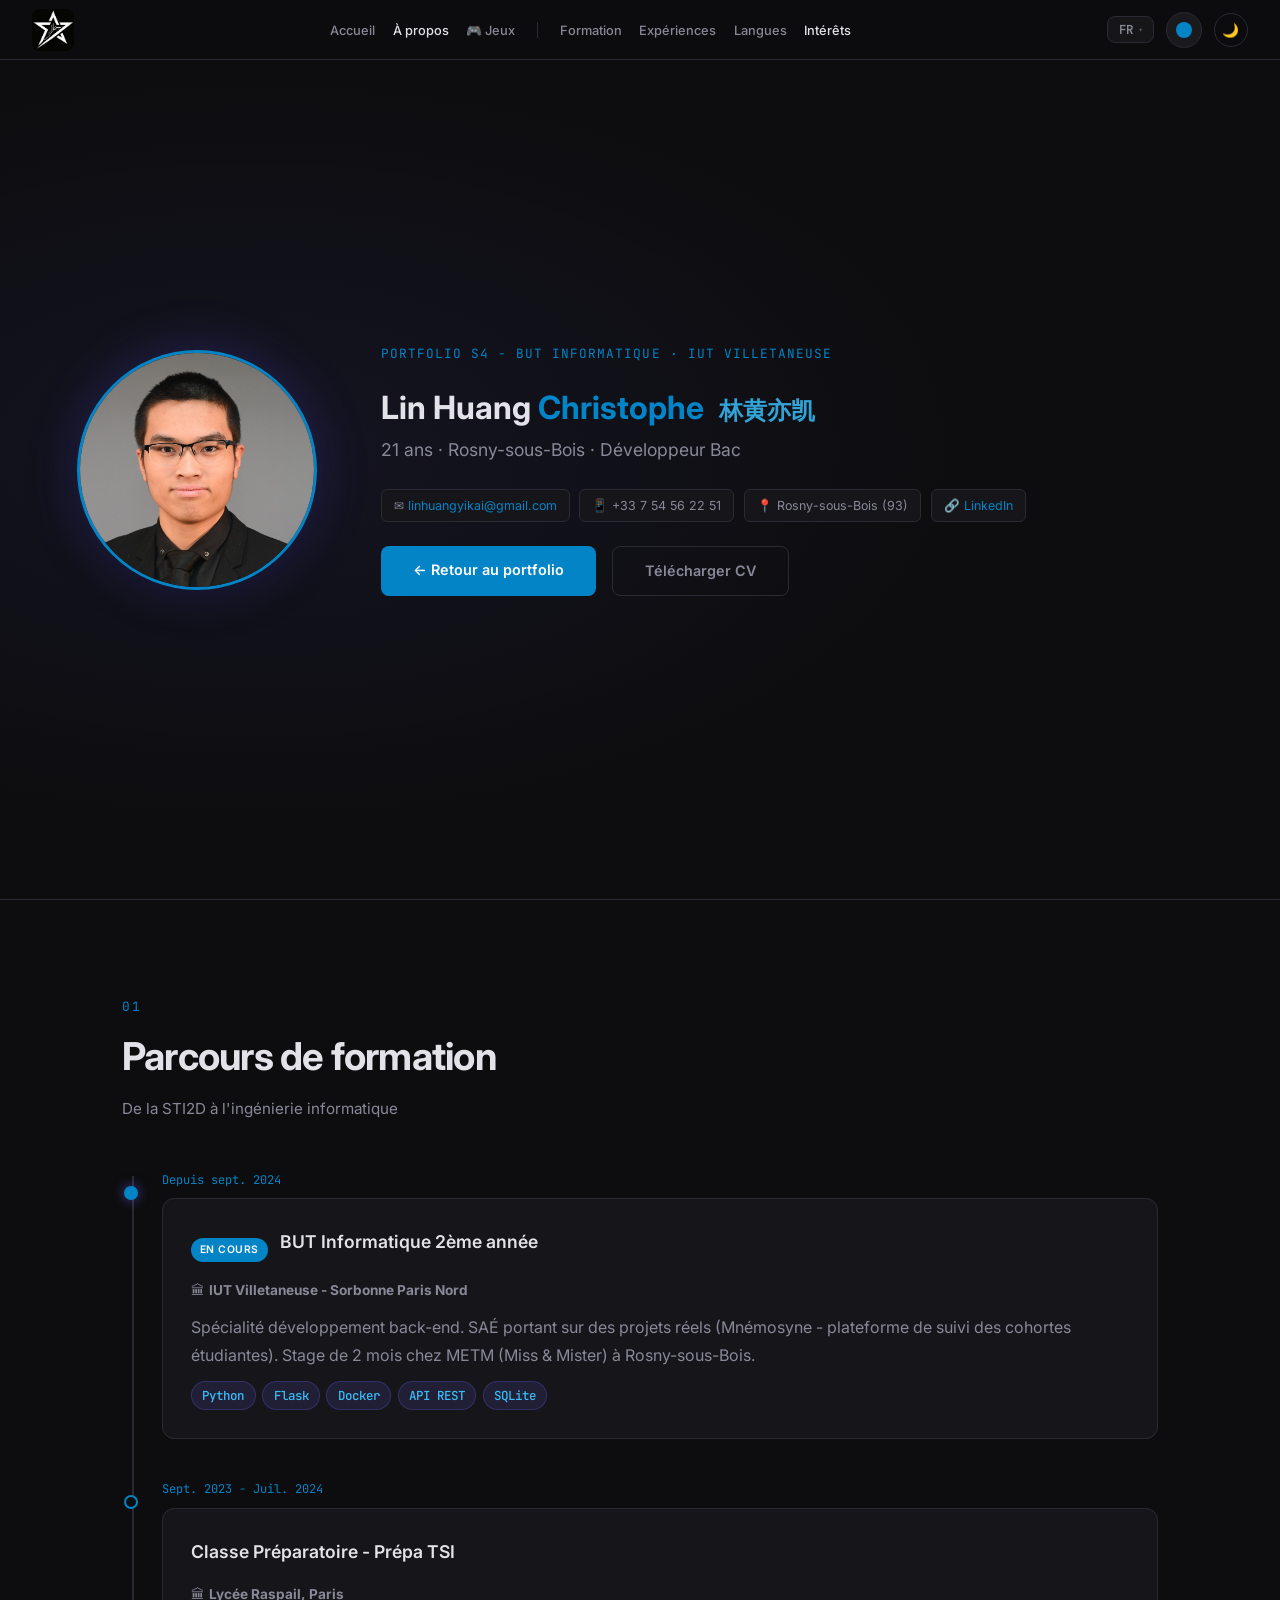
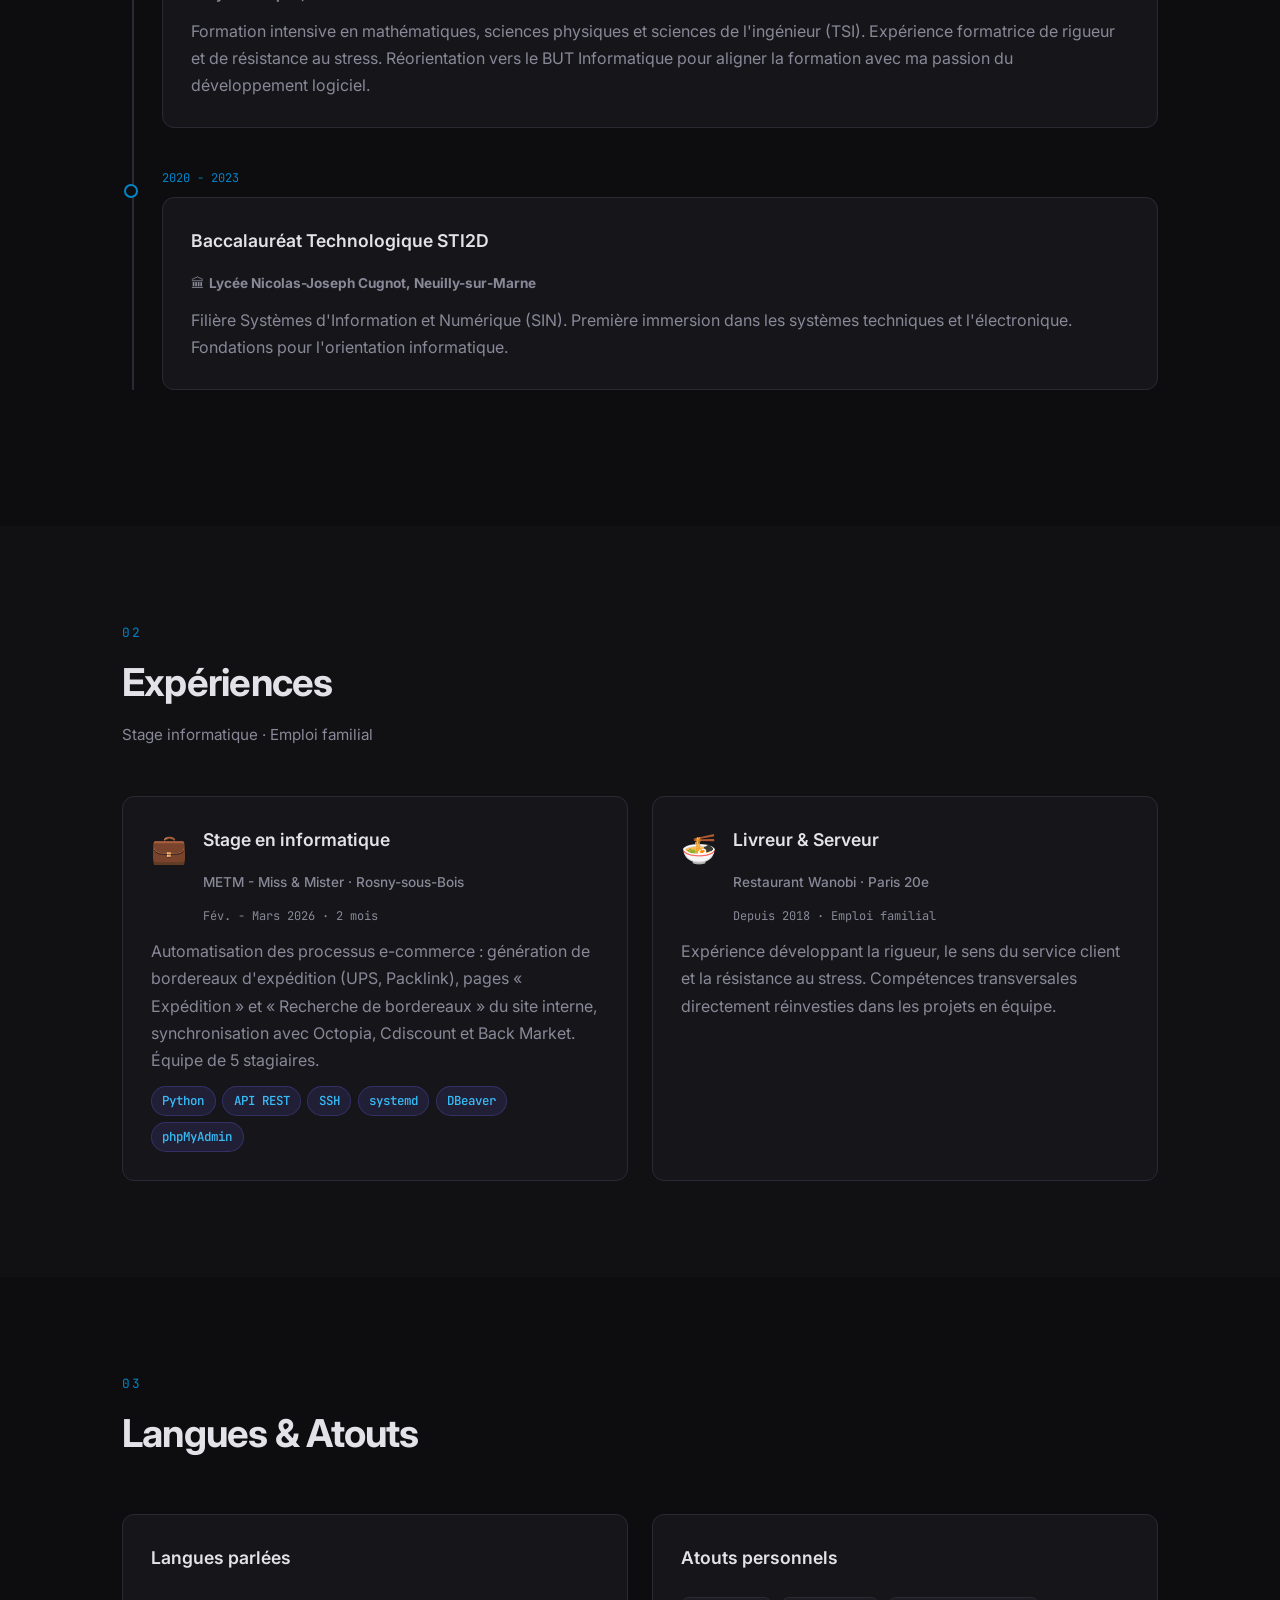
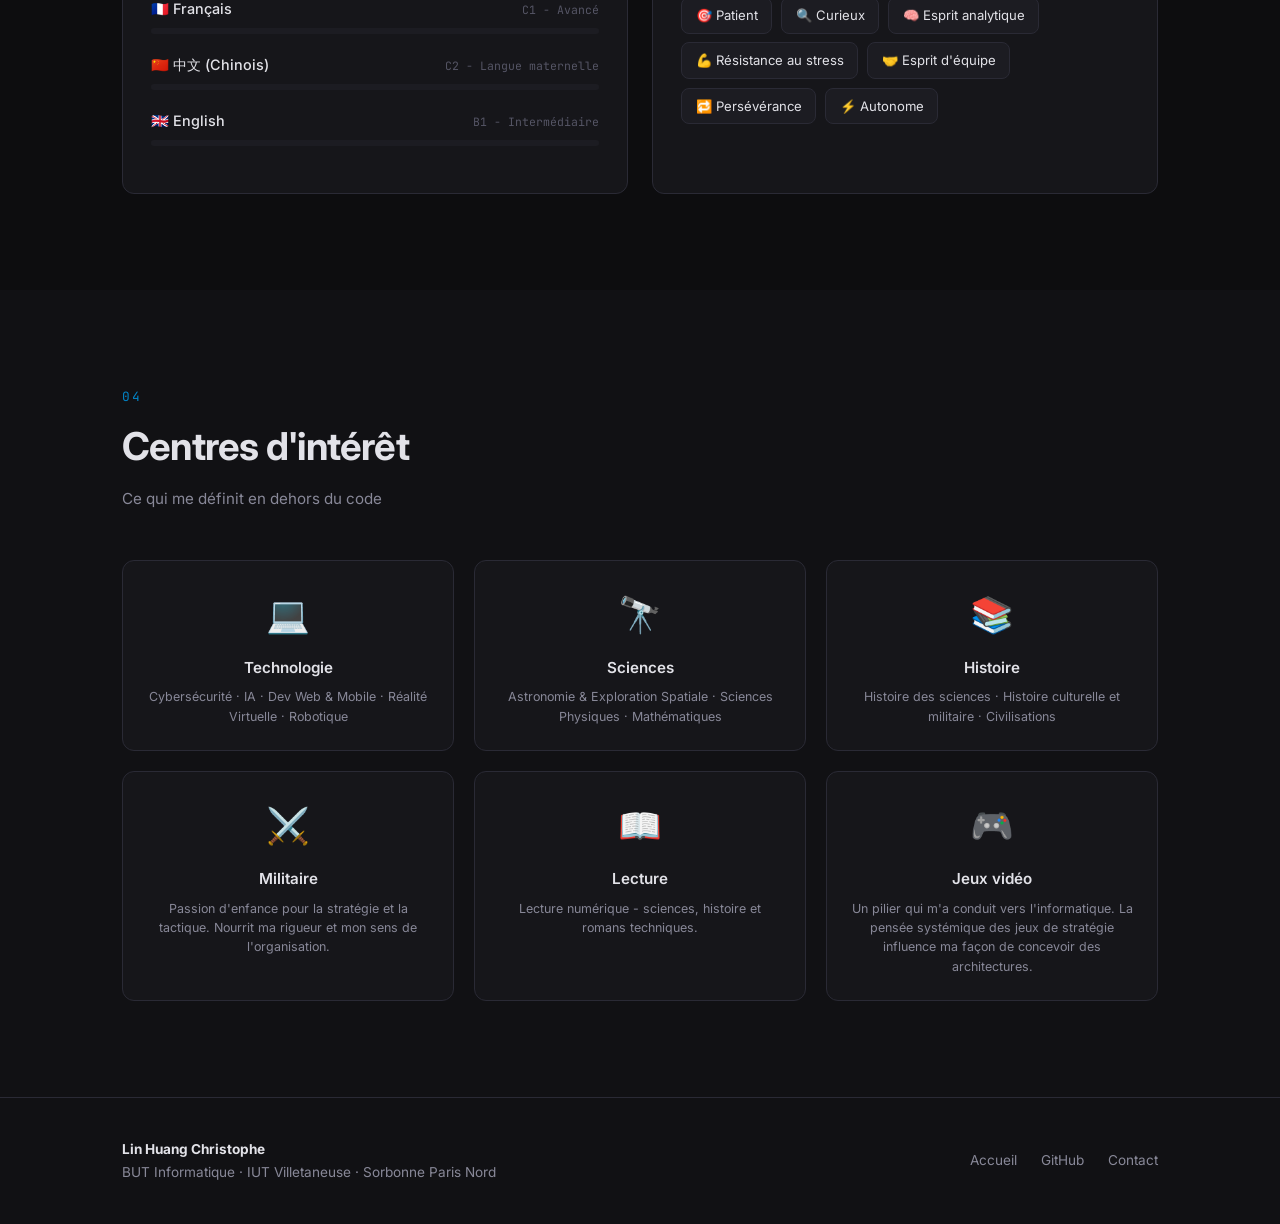
<file: about.html>
﻿<!DOCTYPE html>
<html lang="fr" data-theme="dark">
<head>
  <meta charset="UTF-8" />
  <meta name="viewport" content="width=device-width, initial-scale=1.0" />
  <title data-i18n="about_page_title">Lin Huang Christophe - À propos</title>
  <link rel="stylesheet" href="style.css" />
  <link rel="preconnect" href="https://fonts.googleapis.com" />
  <link href="https://fonts.googleapis.com/css2?family=Inter:wght@300;400;500;600;700&family=JetBrains+Mono:wght@400;500&display=swap" rel="stylesheet" />
</head>
<body>

  <!-- NAV -->
  <nav class="navbar">
    <a href="index.html" class="nav-logo"><img src="img/logo_nav.png" alt="Logo" class="nav-logo-img"><span class="nav-v">v28</span></a>
    <button id="leafEgg" aria-hidden="true" tabindex="-1"></button>
    <ul class="nav-links">
      <li><a href="index.html" data-i18n="nav_home">Accueil</a></li>
      <li><a href="about.html" class="nav-active" data-i18n="nav_about">À propos</a></li>
      <li><a href="games.html" data-i18n="nav_games">🎮 Jeux</a></li>
      <li class="nav-sep"></li>
      <li><a href="#formation" data-i18n="nav_formation">Formation</a></li>
      <li><a href="#experiences" data-i18n="nav_experiences">Expériences</a></li>
      <li><a href="#langues" data-i18n="nav_langues">Langues</a></li>
      <li><a href="#interets" data-i18n="nav_interets">Intérêts</a></li>
    </ul>
    <div class="nav-actions">
      <div class="lang-dropdown" id="langDropdown">
        <button class="lang-current-btn" id="langCurrentBtn">
          <span id="langCurrentText">FR</span>
          <span class="lang-arr">▾</span>
        </button>
        <div class="lang-menu" id="langMenu">
          <button class="lang-menu-item" data-lang="fr">FR - Français</button>
          <button class="lang-menu-item" data-lang="en">EN - English</button>
          <button class="lang-menu-item" data-lang="zh">简 - 简体中文</button>
          <button class="lang-menu-item" data-lang="zh-tw">繁 - 繁體中文</button>
        </div>
      </div>
      <div class="color-picker-wrap" id="colorPickerWrap">
        <button class="color-picker-btn" id="colorPickerBtn" title="Couleur d'accent">
          <span class="color-dot" id="colorDot"></span>
        </button>
        <div class="color-palette-popup" id="colorPalettePopup"></div>
      </div>
      <button class="theme-toggle" id="themeToggle" aria-label="Thème">
        <span class="theme-icon">🌙</span>
      </button>
    </div>
  </nav>

  <!-- ABOUT HERO -->
  <header class="about-hero">
    <div class="about-photo-wrap">
      <img src="img/photo_0.png" alt="Christophe Lin Huang" class="about-photo" />
    </div>
    <div class="about-hero-content">
      <p class="hero-tag" data-i18n="about_hero_tag">Portfolio S4 - BUT Informatique · IUT Villetaneuse</p>
      <h1 data-i18n-html="about_hero_name">Lin Huang <span class="accent">Christophe</span> <span class="name-zh">林黄亦凯</span></h1>
      <p class="hero-subtitle" data-i18n="about_hero_sub">20 ans · Rosny-sous-Bois · Développeur Back-End</p>
      <div class="about-quick-info">
        <span class="about-info-chip">✉ <a href="mailto:linhuangyikai@gmail.com">linhuangyikai@gmail.com</a></span>
        <span class="about-info-chip">📱 +33 7 54 56 22 51</span>
        <span class="about-info-chip">📍 Rosny-sous-Bois (93)</span>
        <span class="about-info-chip">🔗 <a href="https://linkedin.com/in/christophe-lin-huang" target="_blank" rel="noopener">LinkedIn</a></span>
      </div>
      <div class="hero-actions">
        <a href="index.html" class="cta-btn" data-i18n="about_back">← Retour au portfolio</a>
        <a href="cv.pdf" class="cv-btn" download data-i18n="hero_cv">Télécharger CV</a>
      </div>
    </div>
  </header>

  <main>

    <!-- 01 - FORMATION -->
    <section id="formation" class="section">
      <div class="container">
        <div class="section-header">
          <span class="section-num">01</span>
          <h2 data-i18n="about_form_title">Parcours de formation</h2>
          <p class="section-sub" data-i18n="about_form_sub">De la STI2D à l'ingénierie informatique</p>
        </div>

        <div class="timeline">

          <div class="tl-item reveal">
            <div class="tl-marker current"></div>
            <div class="tl-period" data-i18n="form1_period">Depuis sept. 2024</div>
            <div class="card tl-card">
              <div class="tl-header">
                <span class="tl-badge" data-i18n="form1_badge">En cours</span>
                <h3 data-i18n="form1_name">BUT Informatique 2ème année</h3>
              </div>
              <p class="tl-school">🏛 <strong>IUT Villetaneuse - Sorbonne Paris Nord</strong></p>
              <p data-i18n="form1_desc">Spécialité développement back-end. SAÉ portant sur des projets réels (Mnémosyne - plateforme de suivi des cohortes étudiantes). Stage de 2 mois chez METM (Miss & Mister) à Rosny-sous-Bois.</p>
              <div class="tl-tags">
                <span class="badge">Python</span>
                <span class="badge">Flask</span>
                <span class="badge">Docker</span>
                <span class="badge">API REST</span>
                <span class="badge">SQLite</span>
              </div>
            </div>
          </div>

          <div class="tl-item reveal">
            <div class="tl-marker"></div>
            <div class="tl-period" data-i18n="form2_period">Sept. 2023 - Juil. 2024</div>
            <div class="card tl-card">
              <h3 data-i18n="form2_name">Classe Préparatoire - Prépa TSI</h3>
              <p class="tl-school">🏛 <strong>Lycée Raspail, Paris</strong></p>
              <p data-i18n="form2_desc">Formation intensive en mathématiques, sciences physiques et sciences de l'ingénieur (Technologie & Sciences Industrielles). Expérience formatrice de rigueur et de résistance au stress. Réorientation vers le BUT Informatique pour aligner la formation avec ma passion du développement logiciel.</p>
            </div>
          </div>

          <div class="tl-item reveal">
            <div class="tl-marker"></div>
            <div class="tl-period" data-i18n="form3_period">2020 - 2023</div>
            <div class="card tl-card">
              <h3 data-i18n="form3_name">Baccalauréat Technologique STI2D</h3>
              <p class="tl-school">🏛 <strong>Lycée Nicolas-Joseph Cugnot, Neuilly-sur-Marne</strong></p>
              <p data-i18n="form3_desc">Filière Systèmes d'Information et Numérique (SIN). Première immersion dans les systèmes techniques, l'électronique et les réseaux. Fondations pour l'orientation informatique. Utilisation de SolidWorks et SketchUp pour la conception 3D.</p>
            </div>
          </div>

        </div>
      </div>
    </section>

    <!-- 02 - EXPÉRIENCES -->
    <section id="experiences" class="section section-dark">
      <div class="container">
        <div class="section-header">
          <span class="section-num">02</span>
          <h2 data-i18n="about_exp_title">Expériences</h2>
          <p class="section-sub" data-i18n="about_exp_sub">Stage informatique · Emploi familial</p>
        </div>

        <div class="grid-2">
          <div class="card reveal">
            <div class="exp-header">
              <span class="exp-icon">💼</span>
              <div>
                <h3 data-i18n="exp1_role">Stage en informatique</h3>
                <p class="exp-company" data-i18n="exp1_company">METM - Miss &amp; Mister · Rosny-sous-Bois</p>
                <p class="exp-period" data-i18n="exp1_period">Fév. - Mars 2026 · 2 mois</p>
              </div>
            </div>
            <p data-i18n="exp1_desc">Automatisation des processus e-commerce : génération de bordereaux d'expédition (UPS, Packlink), pages «&nbsp;Expédition&nbsp;» et «&nbsp;Recherche de bordereaux&nbsp;» du site interne, synchronisation avec Octopia, Cdiscount et Back Market. Équipe de 5 stagiaires, communication via Discord &amp; WhatsApp.</p>
            <div class="tl-tags mt-sm">
              <span class="badge">Python</span>
              <span class="badge">API REST</span>
              <span class="badge">SSH</span>
              <span class="badge">systemd</span>
              <span class="badge">DBeaver</span>
              <span class="badge">phpMyAdmin</span>
            </div>
          </div>

          <div class="card reveal">
            <div class="exp-header">
              <span class="exp-icon">🍜</span>
              <div>
                <h3 data-i18n="exp2_role">Livreur &amp; Serveur</h3>
                <p class="exp-company" data-i18n="exp2_company">Restaurant Wanobi · Paris 20e</p>
                <p class="exp-period" data-i18n="exp2_period">Depuis 2018 · Emploi familial</p>
              </div>
            </div>
            <p data-i18n="exp2_desc">Expérience développant la rigueur, le sens du service client et la résistance au stress dans un environnement à flux tendus. Compétences transversales directement réinvesties dans le travail en équipe et la gestion de priorités dans les projets universitaires.</p>
          </div>
        </div>
      </div>
    </section>

    <!-- 03 - LANGUES & ATOUTS -->
    <section id="langues" class="section">
      <div class="container">
        <div class="section-header">
          <span class="section-num">03</span>
          <h2 data-i18n="about_lang_title">Langues &amp; Atouts</h2>
        </div>

        <div class="grid-2">
          <div class="card reveal">
            <h3 data-i18n="about_lang_h">Langues parlées</h3>
            <div class="skill-item mt-md">
              <div class="skill-header">
                <span class="skill-name">🇫🇷 Français</span>
                <span class="skill-level" data-i18n="lang_fr_level">C1 - Avancé</span>
              </div>
              <div class="skill-bar"><div class="skill-fill" data-width="85"></div></div>
            </div>
            <div class="skill-item">
              <div class="skill-header">
                <span class="skill-name">🇨🇳 中文 (Chinois)</span>
                <span class="skill-level" data-i18n="lang_zh_level">C2 - Langue maternelle</span>
              </div>
              <div class="skill-bar"><div class="skill-fill" data-width="98"></div></div>
            </div>
            <div class="skill-item">
              <div class="skill-header">
                <span class="skill-name">🇬🇧 English</span>
                <span class="skill-level" data-i18n="lang_en_level">B1 - Intermédiaire</span>
              </div>
              <div class="skill-bar"><div class="skill-fill" data-width="60"></div></div>
            </div>
          </div>

          <div class="card reveal">
            <h3 data-i18n="about_atouts_h">Atouts personnels</h3>
            <div class="atouts-grid mt-md">
              <div class="atout-chip" data-i18n="atout1">🎯 Patient</div>
              <div class="atout-chip" data-i18n="atout2">🔍 Curieux</div>
              <div class="atout-chip" data-i18n="atout3">🧠 Esprit analytique</div>
              <div class="atout-chip" data-i18n="atout4">💪 Résistance au stress</div>
              <div class="atout-chip" data-i18n="atout5">🤝 Esprit d'équipe</div>
              <div class="atout-chip" data-i18n="atout6">🔁 Persévérance</div>
              <div class="atout-chip" data-i18n="atout7">⚡ Autonome</div>
            </div>
          </div>
        </div>
      </div>
    </section>

    <!-- 04 - CENTRES D'INTÉRÊT -->
    <section id="interets" class="section section-dark">
      <div class="container">
        <div class="section-header">
          <span class="section-num">04</span>
          <h2 data-i18n="about_interest_title">Centres d'intérêt</h2>
          <p class="section-sub" data-i18n="about_interest_sub">Ce qui me définit en dehors du code</p>
        </div>

        <div class="interests-grid">
          <div class="interest-card reveal">
            <div class="interest-icon">💻</div>
            <h3 data-i18n="int1_title">Technologie</h3>
            <p data-i18n="int1_desc">Cybersécurité · Intelligence Artificielle · Développement Web &amp; Mobile · Réalité Virtuelle · Robotique</p>
          </div>
          <div class="interest-card reveal">
            <div class="interest-icon">🔭</div>
            <h3 data-i18n="int2_title">Sciences</h3>
            <p data-i18n="int2_desc">Astronomie &amp; Exploration Spatiale · Sciences Physiques · Mathématiques · Informatique théorique</p>
          </div>
          <div class="interest-card reveal">
            <div class="interest-icon">📚</div>
            <h3 data-i18n="int3_title">Histoire</h3>
            <p data-i18n="int3_desc">Histoire des sciences et des techniques · Histoire culturelle et militaire · Histoire des civilisations</p>
          </div>
          <div class="interest-card reveal">
            <div class="interest-icon">⚔️</div>
            <h3 data-i18n="int4_title">Militaire</h3>
            <p data-i18n="int4_desc">Une passion d'enfance pour la stratégie et la tactique. Nourrit ma rigueur, mon sens de l'organisation et ma capacité à anticiper les risques dans les projets.</p>
          </div>
          <div class="interest-card reveal">
            <div class="interest-icon">📖</div>
            <h3 data-i18n="int5_title">Lecture</h3>
            <p data-i18n="int5_desc">Lecture numérique - un espace de détente et de réflexion. Sciences, histoire et romans techniques.</p>
          </div>
          <div class="interest-card reveal">
            <div class="interest-icon">🎮</div>
            <h3 data-i18n="int6_title">Jeux vidéo</h3>
            <p data-i18n="int6_desc">Un pilier qui m'a conduit vers l'informatique. La pensée systémique des jeux de stratégie influence directement ma façon de concevoir des architectures logicielles.</p>
          </div>
        </div>
      </div>
    </section>

  </main>

  <!-- FOOTER -->
  <footer class="footer">
    <div class="container footer-inner">
      <div>
        <p><strong data-i18n="footer_name">Lin Huang Christophe</strong></p>
        <p data-i18n="footer_sub">BUT Informatique · IUT Villetaneuse · Sorbonne Paris Nord</p>
      </div>
      <div class="footer-links">
        <a href="index.html" data-i18n="nav_home">Accueil</a>
        <a href="https://github.com/XingkOng1504" target="_blank" rel="noopener">GitHub</a>
        <a href="index.html#contact" data-i18n="nav_contact">Contact</a>
      </div>
    </div>
  </footer>

  <script src="script.js"></script>
</body>
</html>
</file>
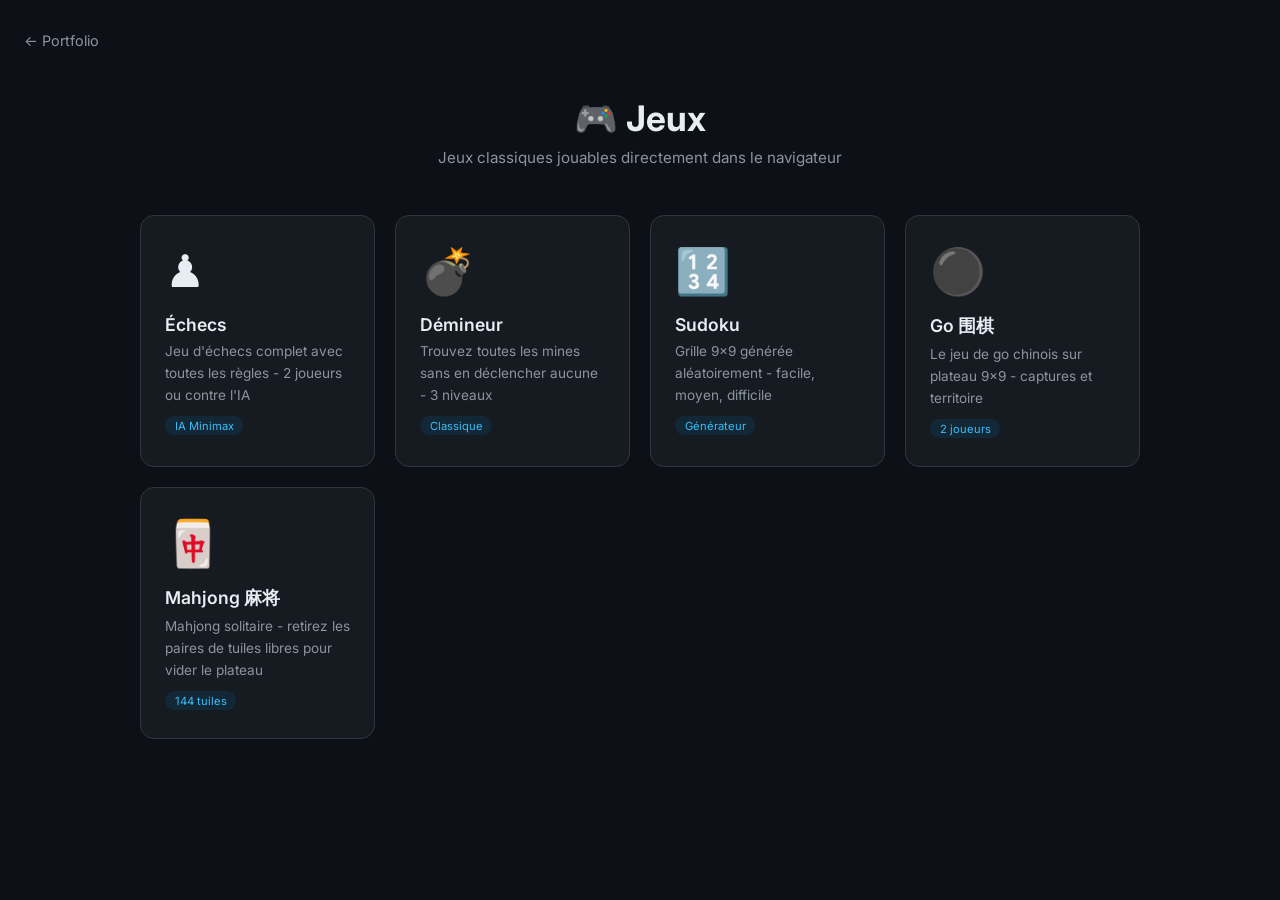
<file: games.html>
﻿<!DOCTYPE html>
<html lang="fr">
<head>
  <meta charset="UTF-8"/>
  <meta name="viewport" content="width=device-width, initial-scale=1.0"/>
  <title>Jeux - Portfolio</title>
  <link rel="preconnect" href="https://fonts.googleapis.com"/>
  <link href="https://fonts.googleapis.com/css2?family=Inter:wght@400;500;600;700&display=swap" rel="stylesheet"/>
  <style>
    *,*::before,*::after{box-sizing:border-box;margin:0;padding:0}
    body{background:#0d1117;color:#e6edf3;font-family:'Inter',sans-serif;min-height:100vh;padding:2rem 1.5rem}
    .top{display:flex;align-items:center;justify-content:space-between;margin-bottom:3rem}
    .back{color:#8b949e;text-decoration:none;font-size:.9rem;display:flex;align-items:center;gap:.4rem}
    .back:hover{color:#e6edf3}
    h1{font-size:2.2rem;font-weight:700;text-align:center;margin-bottom:.5rem}
    .sub{text-align:center;color:#8b949e;margin-bottom:3rem;font-size:.95rem}
    .grid{display:grid;grid-template-columns:repeat(auto-fill,minmax(220px,1fr));gap:1.25rem;max-width:1000px;margin:0 auto}
    .card{background:#161b22;border:1px solid #30363d;border-radius:14px;padding:1.75rem 1.5rem;text-decoration:none;color:inherit;transition:border-color .2s,transform .15s,box-shadow .2s;display:block}
    .card:hover{border-color:#0284c7;transform:translateY(-3px);box-shadow:0 8px 30px rgba(2,132,199,.15)}
    .icon{font-size:2.8rem;margin-bottom:1rem;display:block}
    .title{font-size:1.1rem;font-weight:600;margin-bottom:.4rem}
    .desc{color:#8b949e;font-size:.85rem;line-height:1.6}
    .badge{display:inline-block;font-size:.7rem;background:rgba(2,132,199,.12);color:#38bdf8;border-radius:999px;padding:.15rem .6rem;margin-top:.6rem}
  </style>
</head>
<body>
  <div class="top">
    <a href="index.html" class="back">← Portfolio</a>
  </div>
  <h1>🎮 Jeux</h1>
  <p class="sub">Jeux classiques jouables directement dans le navigateur</p>
  <div class="grid">
    <a href="games/chess.html" class="card">
      <span class="icon">♟</span>
      <div class="title">Échecs</div>
      <div class="desc">Jeu d'échecs complet avec toutes les règles - 2 joueurs ou contre l'IA</div>
      <span class="badge">IA Minimax</span>
    </a>
    <a href="games/minesweeper.html" class="card">
      <span class="icon">💣</span>
      <div class="title">Démineur</div>
      <div class="desc">Trouvez toutes les mines sans en déclencher aucune - 3 niveaux</div>
      <span class="badge">Classique</span>
    </a>
    <a href="games/sudoku.html" class="card">
      <span class="icon">🔢</span>
      <div class="title">Sudoku</div>
      <div class="desc">Grille 9×9 générée aléatoirement - facile, moyen, difficile</div>
      <span class="badge">Générateur</span>
    </a>
    <a href="games/go.html" class="card">
      <span class="icon">⚫</span>
      <div class="title">Go 围棋</div>
      <div class="desc">Le jeu de go chinois sur plateau 9×9 - captures et territoire</div>
      <span class="badge">2 joueurs</span>
    </a>
    <a href="games/mahjong.html" class="card">
      <span class="icon">🀄</span>
      <div class="title">Mahjong 麻将</div>
      <div class="desc">Mahjong solitaire - retirez les paires de tuiles libres pour vider le plateau</div>
      <span class="badge">144 tuiles</span>
    </a>
  </div>
</body>
</html>
</file>
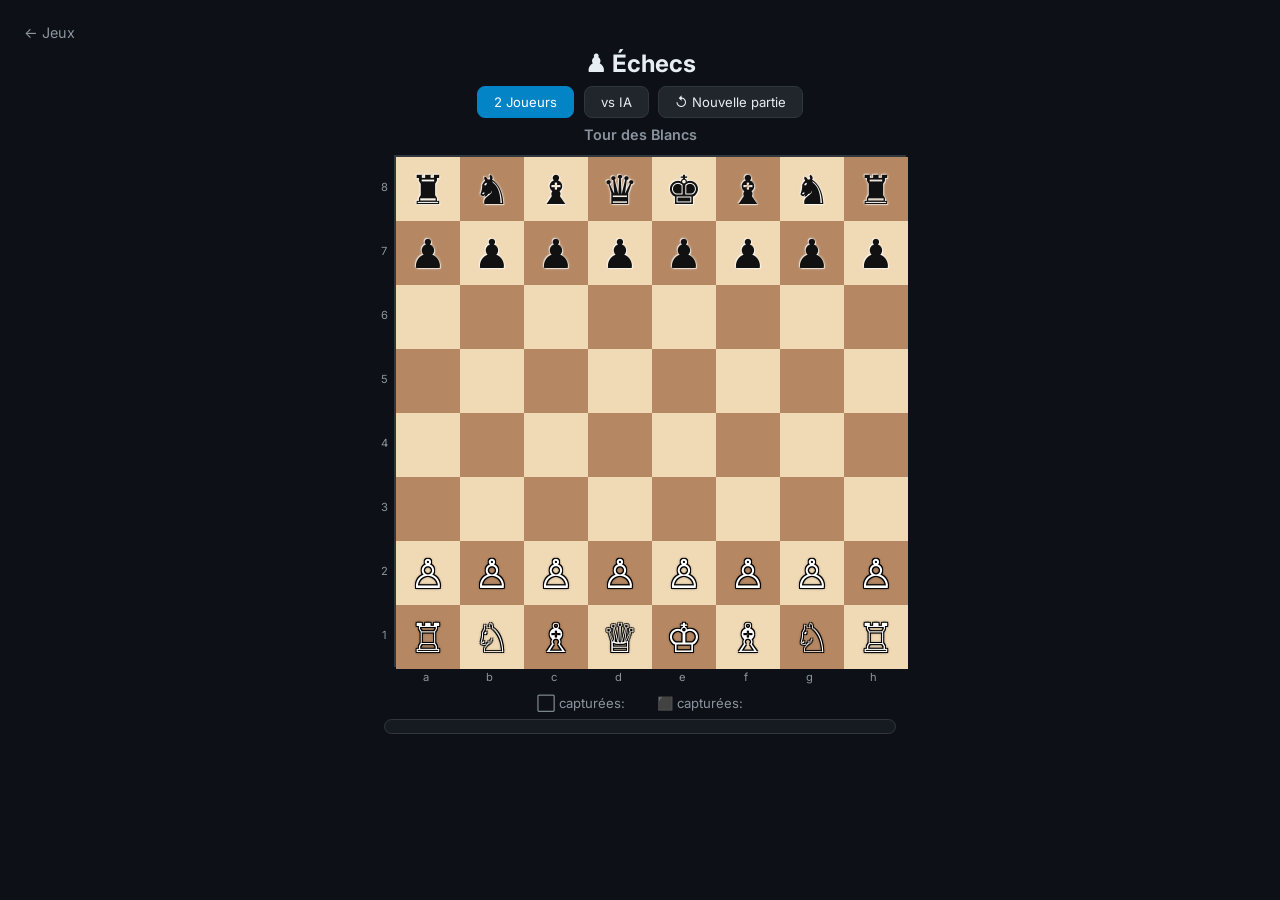
<file: games/chess.html>
﻿<!DOCTYPE html>
<html lang="fr">
<head>
  <meta charset="UTF-8"/>
  <meta name="viewport" content="width=device-width, initial-scale=1.0"/>
  <title>Échecs</title>
  <link href="https://fonts.googleapis.com/css2?family=Inter:wght@400;500;600;700&display=swap" rel="stylesheet"/>
  <style>
    *,*::before,*::after{box-sizing:border-box;margin:0;padding:0}
    body{background:#0d1117;color:#e6edf3;font-family:'Inter',sans-serif;min-height:100vh;display:flex;flex-direction:column;align-items:center;padding:1.5rem;gap:.5rem}
    a.back{color:#8b949e;text-decoration:none;align-self:flex-start;font-size:.9rem}
    a.back:hover{color:#e6edf3}
    h1{font-size:1.5rem;font-weight:700}
    .controls{display:flex;gap:.6rem;flex-wrap:wrap;justify-content:center}
    .btn{background:#21262d;color:#e6edf3;border:1px solid #30363d;border-radius:8px;padding:.45rem 1rem;cursor:pointer;font-size:.82rem;font-family:inherit;transition:background .15s}
    .btn:hover,.btn.active{background:#0284c7;border-color:#0284c7;color:#fff}
    #status{font-size:.9rem;font-weight:600;color:#8b949e;min-height:1.3rem}
    #status.check{color:#f87171} #status.win{color:#4ade80}
    /* Board */
    .board-wrap{display:grid;grid-template-columns:20px 512px;grid-template-rows:512px 20px;gap:0}
    .rank-labels{display:flex;flex-direction:column;justify-content:space-around;align-items:center;font-size:.7rem;color:#8b949e}
    .file-labels{display:flex;justify-content:space-around;align-items:center;font-size:.7rem;color:#8b949e;grid-column:2}
    #board{display:grid;grid-template-columns:repeat(8,64px);border:2px solid #30363d;user-select:none}
    .sq{width:64px;height:64px;display:flex;align-items:center;justify-content:center;font-size:2.5rem;cursor:pointer;position:relative}
    .sq.light{background:#f0d9b5} .sq.dark{background:#b58863}
    .piece-w{color:#fff;text-shadow:0 0 3px #000,1px 1px 0 #000,-1px -1px 0 #000,1px -1px 0 #000,-1px 1px 0 #000}
    .piece-b{color:#111;text-shadow:0 0 3px rgba(255,255,255,.9),1px 1px 0 rgba(255,255,255,.6),-1px -1px 0 rgba(255,255,255,.6)}
    .sq.sel{background:#f6f669!important}
    .sq.legal::after{content:'';position:absolute;width:28px;height:28px;border-radius:50%;background:rgba(0,0,0,.18);pointer-events:none}
    .sq.legal.occupied::after{content:'';position:absolute;inset:0;border-radius:0;background:none;box-shadow:inset 0 0 0 5px rgba(0,0,0,.22)}
    .sq.last{outline:3px solid rgba(246,246,105,.6);outline-offset:-3px}
    .sq.king-check{background:#e76f51!important}
    /* Captured / status */
    .info-row{display:flex;gap:2rem;font-size:.82rem;color:#8b949e}
    .captured{min-height:1.2rem;letter-spacing:-.1rem}
    /* Promotion modal */
    #prom{display:none;position:fixed;inset:0;background:rgba(0,0,0,.75);z-index:100;align-items:center;justify-content:center}
    #prom.show{display:flex}
    .prom-box{background:#161b22;border:1px solid #30363d;border-radius:14px;padding:1.5rem;text-align:center}
    .prom-box h3{margin-bottom:1rem;font-size:1rem}
    .prom-row{display:flex;gap:.75rem}
    .prom-btn{font-size:2.8rem;background:#21262d;border:1px solid #30363d;border-radius:8px;padding:.3rem .7rem;cursor:pointer}
    .prom-btn:hover{background:#0284c7;border-color:#0284c7}
    /* Color choice */
    #color-choice{display:none;gap:.5rem;align-items:center;font-size:.85rem;color:#8b949e}
    #color-choice.show{display:flex}
    .col-btn{background:#21262d;color:#e6edf3;border:1px solid #30363d;border-radius:8px;padding:.35rem .85rem;cursor:pointer;font-size:.85rem;font-family:inherit}
    .col-btn:hover,.col-btn.active{background:#0284c7;border-color:#0284c7;color:#fff}
    /* Move list */
    #history{font-size:.75rem;color:#8b949e;font-family:monospace;max-height:80px;overflow-y:auto;background:#161b22;border:1px solid #30363d;border-radius:8px;padding:.4rem .6rem;width:512px}
  </style>
</head>
<body>
  <a href="../games.html" class="back">← Jeux</a>
  <h1>♟ Échecs</h1>
  <div class="controls">
    <button class="btn active" id="btn-pvp" onclick="setMode('pvp')">2 Joueurs</button>
    <button class="btn" id="btn-ai"  onclick="setMode('ai')">vs IA</button>
    <button class="btn" onclick="newGame()">↺ Nouvelle partie</button>
  </div>
  <div id="color-choice">
    Jouer :
    <button class="col-btn active" id="col-w" onclick="setPlayerColor('w')">⬜ Blancs</button>
    <button class="col-btn"        id="col-b" onclick="setPlayerColor('b')">⬛ Noirs</button>
  </div>
  <div id="status">Tour des Blancs</div>
  <div class="board-wrap">
    <div class="rank-labels" id="ranks"></div>
    <div id="board"></div>
    <div></div>
    <div class="file-labels"><span>a</span><span>b</span><span>c</span><span>d</span><span>e</span><span>f</span><span>g</span><span>h</span></div>
  </div>
  <div class="info-row">
    <span>⬜ capturées: <span class="captured" id="capW"></span></span>
    <span>⬛ capturées: <span class="captured" id="capB"></span></span>
  </div>
  <div id="history"></div>
  <div id="prom">
    <div class="prom-box">
      <h3>Promouvoir en :</h3>
      <div class="prom-row" id="prom-row"></div>
    </div>
  </div>

<script>
// ── Constants ──────────────────────────────────────────────────────────────
const SYM = {K:'♔',Q:'♕',R:'♖',B:'♗',N:'♘',P:'♙',k:'♚',q:'♛',r:'♜',b:'♝',n:'♞',p:'♟'};
const VAL = {p:100,n:320,b:330,r:500,q:900,k:20000,P:100,N:320,B:330,R:500,Q:900,K:20000};

// ── Helpers ────────────────────────────────────────────────────────────────
const isUpper = p => p >= 'A' && p <= 'Z';
const isLower = p => p >= 'a' && p <= 'z';
const isWhite = p => p && isUpper(p);
const isBlack = p => p && isLower(p);
const sameColor = (a,b) => a && b && (isWhite(a)===isWhite(b));
const row = i => i >> 3;
const col = i => i & 7;
const sq  = (r,c) => r*8+c;

// ── Game state ─────────────────────────────────────────────────────────────
let board, turn, cas, ep, selSq, legalCache, lastFrom, lastTo, over, mode, playerColor;
let capW, capB, moves;

function initBoard() {
  const BACK = ['r','n','b','q','k','b','n','r'];
  board = Array(64).fill('');
  for (let i=0;i<8;i++) {
    board[i]       = BACK[i];
    board[8+i]     = 'p';
    board[48+i]    = 'P';
    board[56+i]    = BACK[i].toUpperCase();
  }
  turn='w'; cas={wK:true,wQ:true,bK:true,bQ:true}; ep=-1;
  selSq=-1; legalCache=[]; lastFrom=-1; lastTo=-1; over=false;
  capW=[]; capB=[]; moves=[];
}

// ── Move generation ────────────────────────────────────────────────────────
function pseudoLegal(b, from, t, epSq, castle) {
  const piece = b[from];
  if (!piece) return [];
  const pl = piece.toLowerCase();
  const r = row(from), c = col(from);
  const res = [];
  const ally = p => sameColor(piece, p);
  const enemy = p => p && !sameColor(piece, p);

  function push(to) { if (!ally(b[to])) res.push(to); }

  function slide(dr, dc) {
    let nr=r+dr, nc=c+dc;
    while (nr>=0&&nr<8&&nc>=0&&nc<8) {
      const to=sq(nr,nc);
      if (ally(b[to])) break;
      res.push(to);
      if (enemy(b[to])) break;
      nr+=dr; nc+=dc;
    }
  }

  if (pl==='p') {
    const dir = t==='w' ? -1 : 1;
    const startR = t==='w' ? 6 : 1;
    const nr = r+dir;
    if (nr>=0 && nr<8) {
      // Forward
      if (!b[sq(nr,c)]) {
        res.push(sq(nr,c));
        if (r===startR && !b[sq(r+2*dir,c)]) res.push(sq(r+2*dir,c));
      }
      // Captures
      for (const dc of [-1,1]) {
        const nc2=c+dc;
        if (nc2>=0&&nc2<8) {
          const to=sq(nr,nc2);
          if (enemy(b[to]) || to===epSq) res.push(to);
        }
      }
    }
  } else if (pl==='n') {
    for (const [dr,dc] of [[-2,-1],[-2,1],[-1,-2],[-1,2],[1,-2],[1,2],[2,-1],[2,1]]) {
      const nr=r+dr, nc=c+dc;
      if (nr>=0&&nr<8&&nc>=0&&nc<8) push(sq(nr,nc));
    }
  } else if (pl==='b') {
    for (const [dr,dc] of [[-1,-1],[-1,1],[1,-1],[1,1]]) slide(dr,dc);
  } else if (pl==='r') {
    for (const [dr,dc] of [[-1,0],[1,0],[0,-1],[0,1]]) slide(dr,dc);
  } else if (pl==='q') {
    for (const [dr,dc] of [[-1,-1],[-1,1],[1,-1],[1,1],[-1,0],[1,0],[0,-1],[0,1]]) slide(dr,dc);
  } else if (pl==='k') {
    for (const [dr,dc] of [[-1,-1],[-1,0],[-1,1],[0,-1],[0,1],[1,-1],[1,0],[1,1]]) {
      const nr=r+dr, nc=c+dc;
      if (nr>=0&&nr<8&&nc>=0&&nc<8) push(sq(nr,nc));
    }
    // Castling (only if not in check)
    if (!isAttacked(b, from, t==='w'?'b':'w')) {
      if (t==='w' && from===60) {
        if (castle.wK && !b[61] && !b[62]) res.push(62);
        if (castle.wQ && !b[57] && !b[58] && !b[59]) res.push(58);
      }
      if (t==='b' && from===4) {
        if (castle.bK && !b[5]  && !b[6])  res.push(6);
        if (castle.bQ && !b[1]  && !b[2]  && !b[3]) res.push(2);
      }
    }
  }
  return res;
}

// Is square `sq` attacked by `attacker` color?
function isAttacked(b, target, attacker) {
  for (let i=0;i<64;i++) {
    const p=b[i];
    if (!p) continue;
    if (attacker==='w' && !isWhite(p)) continue;
    if (attacker==='b' && !isBlack(p)) continue;
    // Use castling-free pseudo legal to avoid infinite recursion
    if (pseudoLegalFast(b, i, attacker).includes(target)) return true;
  }
  return false;
}

// Fast pseudo-legal (no castling) to avoid recursion in isAttacked
function pseudoLegalFast(b, from, t) {
  const piece=b[from]; if (!piece) return [];
  const pl=piece.toLowerCase(), r=row(from), c=col(from), res=[];
  const ally = p => sameColor(piece,p);
  function slide(dr,dc){let nr=r+dr,nc=c+dc;while(nr>=0&&nr<8&&nc>=0&&nc<8){const to=sq(nr,nc);if(ally(b[to]))break;res.push(to);if(b[to]&&!ally(b[to]))break;nr+=dr;nc+=dc;}}
  if (pl==='p') {
    const dir=t==='w'?-1:1,nr=r+dir;
    if(nr>=0&&nr<8){for(const dc of[-1,1]){const nc2=c+dc;if(nc2>=0&&nc2<8)res.push(sq(nr,nc2));}}
  } else if(pl==='n'){for(const[dr,dc]of[[-2,-1],[-2,1],[-1,-2],[-1,2],[1,-2],[1,2],[2,-1],[2,1]]){const nr=r+dr,nc=c+dc;if(nr>=0&&nr<8&&nc>=0&&nc<8&&!ally(b[sq(nr,nc)]))res.push(sq(nr,nc));}}
  else if(pl==='b'){for(const[dr,dc]of[[-1,-1],[-1,1],[1,-1],[1,1]])slide(dr,dc);}
  else if(pl==='r'){for(const[dr,dc]of[[-1,0],[1,0],[0,-1],[0,1]])slide(dr,dc);}
  else if(pl==='q'){for(const[dr,dc]of[[-1,-1],[-1,1],[1,-1],[1,1],[-1,0],[1,0],[0,-1],[0,1]])slide(dr,dc);}
  else if(pl==='k'){for(const[dr,dc]of[[-1,-1],[-1,0],[-1,1],[0,-1],[0,1],[1,-1],[1,0],[1,1]]){const nr=r+dr,nc=c+dc;if(nr>=0&&nr<8&&nc>=0&&nc<8&&!ally(b[sq(nr,nc)]))res.push(sq(nr,nc));}}
  return res;
}

function inCheck(b, t) {
  const king = t==='w' ? 'K' : 'k';
  const ki = b.indexOf(king);
  if (ki===-1) return false;
  return isAttacked(b, ki, t==='w'?'b':'w');
}

function applyMove(b, from, to, epSq, promPiece=null) {
  const nb=[...b], piece=nb[from];
  nb[to] = promPiece || piece;
  nb[from] = '';
  // En passant capture
  if (piece.toLowerCase()==='p' && to===epSq) {
    nb[to + (isWhite(piece) ? 8 : -8)] = '';
  }
  // Castling: move rook
  if (piece==='K' && from===60) {
    if (to===62){nb[61]='R';nb[63]='';}
    else if(to===58){nb[59]='R';nb[56]='';}
  }
  if (piece==='k' && from===4) {
    if (to===6){nb[5]='r';nb[7]='';}
    else if(to===2){nb[3]='r';nb[0]='';}
  }
  return nb;
}

function legalMovesFor(b, from, t, epSq, castle) {
  return pseudoLegal(b, from, t, epSq, castle).filter(to => {
    // For castling: also check the transit square isn't under attack
    const piece=b[from], opp=t==='w'?'b':'w';
    if (piece==='K' && from===60 && to===62) {
      if (isAttacked(b,61,opp)) return false;
    }
    if (piece==='K' && from===60 && to===58) {
      if (isAttacked(b,59,opp)) return false;
    }
    if (piece==='k' && from===4 && to===6) {
      if (isAttacked(b,5,opp)) return false;
    }
    if (piece==='k' && from===4 && to===2) {
      if (isAttacked(b,3,opp)) return false;
    }
    const nb = applyMove(b, from, to, epSq);
    return !inCheck(nb, t);
  });
}

function allLegalMoves(b, t, epSq, castle) {
  const all=[];
  for (let i=0;i<64;i++) {
    if (!b[i]) continue;
    if (t==='w' && !isWhite(b[i])) continue;
    if (t==='b' && !isBlack(b[i])) continue;
    legalMovesFor(b,i,t,epSq,castle).forEach(to => all.push([i,to]));
  }
  return all;
}

function updateCastle(castle, from, to) {
  const c={...castle};
  if (from===60||to===60){c.wK=false;c.wQ=false;}
  if (from===4 ||to===4) {c.bK=false;c.bQ=false;}
  if (from===63||to===63) c.wK=false;
  if (from===56||to===56) c.wQ=false;
  if (from===7 ||to===7)  c.bK=false;
  if (from===0 ||to===0)  c.bQ=false;
  return c;
}

function needsPromo(b, from, to) {
  const p=b[from];
  return (p==='P' && to<8) || (p==='p' && to>=56);
}

// ── Evaluation ─────────────────────────────────────────────────────────────
const PAWN_W = [
   0, 0, 0, 0, 0, 0, 0, 0,
  50,50,50,50,50,50,50,50,
  10,10,20,30,30,20,10,10,
   5, 5,10,25,25,10, 5, 5,
   0, 0, 0,20,20, 0, 0, 0,
   5,-5,-10, 0, 0,-10,-5, 5,
   5,10,10,-20,-20,10,10, 5,
   0, 0, 0, 0, 0, 0, 0, 0
];

function evaluate(b) {
  let s=0;
  for (let i=0;i<64;i++) {
    const p=b[i]; if (!p) continue;
    const v = VAL[p] || 0;
    const bonus = p==='P' ? PAWN_W[i] : p==='p' ? -PAWN_W[63-i] : 0;
    s += isWhite(p) ? (v+bonus) : -(v+bonus);
  }
  return s;
}

function minimax(b, depth, alpha, beta, t, epSq, castle) {
  const ms = allLegalMoves(b, t, epSq, castle);
  if (depth===0 || ms.length===0) return evaluate(b);
  const maximizing = t==='w';
  let best = maximizing ? -Infinity : Infinity;
  for (const [from,to] of ms) {
    const pp = needsPromo(b,from,to) ? (isWhite(b[from]) ? 'Q' : 'q') : null;
    const nb = applyMove(b, from, to, epSq, pp);
    const newEp = (b[from].toLowerCase()==='p' && Math.abs(to-from)===16) ? (from+to)/2 : -1;
    const val = minimax(nb, depth-1, alpha, beta, t==='w'?'b':'w', newEp, updateCastle(castle,from,to));
    if (maximizing) { best=Math.max(best,val); alpha=Math.max(alpha,val); }
    else            { best=Math.min(best,val); beta=Math.min(beta,val); }
    if (beta<=alpha) break;
  }
  return best;
}

function aiMove() {
  const aiColor = playerColor === 'w' ? 'b' : 'w';
  const oppColor = playerColor;
  const ms = allLegalMoves(board, aiColor, ep, cas);
  if (!ms.length) return;
  let bestVal=-Infinity, bestMove=null;
  for (const [from,to] of ms) {
    const pp = needsPromo(board,from,to) ? (aiColor==='w'?'Q':'q') : null;
    const nb = applyMove(board, from, to, ep, pp);
    const newEp = (board[from].toLowerCase()==='p' && Math.abs(to-from)===16) ? (from+to)/2 : -1;
    const rawScore = minimax(nb, 2, -Infinity, Infinity, oppColor, newEp, updateCastle(cas,from,to));
    const val = aiColor==='w' ? rawScore : -rawScore;
    if (val > bestVal) { bestVal=val; bestMove=[from,to]; }
  }
  if (bestMove) doMove(bestMove[0], bestMove[1]);
}

// ── Move execution ─────────────────────────────────────────────────────────
let pendingProm = null;

function doMove(from, to, promoChoice=null) {
  const piece = board[from];

  // Promotion: ask human player
  if (!promoChoice && needsPromo(board, from, to)) {
    pendingProm = {from,to};
    const isW = isWhite(piece);
    const opts = isW ? ['Q','R','B','N'] : ['q','r','b','n'];
    const row2 = document.getElementById('prom-row');
    row2.innerHTML = '';
    opts.forEach(p => {
      const btn = document.createElement('button');
      btn.className='prom-btn'; btn.textContent=SYM[p];
      btn.onclick = () => {
        document.getElementById('prom').classList.remove('show');
        doMove(pendingProm.from, pendingProm.to, p);
      };
      row2.appendChild(btn);
    });
    document.getElementById('prom').classList.add('show');
    return;
  }

  const captured = board[to];
  // Track captured pieces
  if (captured) (isWhite(captured) ? capW : capB).push(captured);
  // En passant capture tracking
  if (piece.toLowerCase()==='p' && to===ep) {
    const capturedEp = isWhite(piece) ? 'p' : 'P';
    (isWhite(piece) ? capB : capW).push(capturedEp);
  }

  const newEp = (piece.toLowerCase()==='p' && Math.abs(to-from)===16) ? (from+to)/2 : -1;
  cas = updateCastle(cas, from, to);
  board = applyMove(board, from, to, ep, promoChoice);
  ep = newEp;
  lastFrom=from; lastTo=to;

  // Record move notation
  const fn = String.fromCharCode(97+col(from)), fr = 8-row(from);
  const tn = String.fromCharCode(97+col(to)),   tr = 8-row(to);
  moves.push(SYM[piece]+fn+fr+'→'+tn+tr+(promoChoice?'='+SYM[promoChoice]:''));

  turn = turn==='w' ? 'b' : 'w';
  selSq=-1; legalCache=[];
  updateStatus();
  render();

  if (!over && mode==='ai' && turn !== playerColor) {
    setTimeout(aiMove, 280);
  }
}

// ── Status ─────────────────────────────────────────────────────────────────
function updateStatus() {
  const el = document.getElementById('status');
  const ms = allLegalMoves(board, turn, ep, cas);
  if (ms.length===0) {
    if (inCheck(board, turn)) {
      const winner = turn==='w' ? 'Noirs' : 'Blancs';
      el.textContent = '♔ Échec et mat ! '+winner+' gagnent !';
      el.className='win';
    } else {
      el.textContent = '½ Pat - Égalité !';
      el.className='';
    }
    over = true;
  } else if (inCheck(board, turn)) {
    el.textContent = (turn==='w'?'Blancs':'Noirs')+' en échec !';
    el.className='check';
  } else {
    el.textContent = 'Tour des '+(turn==='w'?'Blancs':'Noirs');
    el.className='';
  }
  document.getElementById('capW').textContent = capW.map(p=>SYM[p]).join('');
  document.getElementById('capB').textContent = capB.map(p=>SYM[p]).join('');
  const h=document.getElementById('history');
  h.textContent = moves.map((m,i)=>(i%2===0?(Math.floor(i/2)+1)+'. ':' ')+m).join('');
  h.scrollTop=h.scrollHeight;
}

// ── Rendering ──────────────────────────────────────────────────────────────
function render() {
  const el = document.getElementById('board');
  el.innerHTML='';
  const wInChk = inCheck(board,'w'), bInChk = inCheck(board,'b');
  const wKi=board.indexOf('K'), bKi=board.indexOf('k');
  for (let i=0;i<64;i++) {
    const r=row(i),c=col(i);
    const div=document.createElement('div');
    div.className='sq '+((r+c)%2===0?'light':'dark');
    if (i===selSq) div.classList.add('sel');
    else if (legalCache.includes(i)) {
      div.classList.add('legal');
      if (board[i]) div.classList.add('occupied');
    }
    if (i===lastFrom||i===lastTo) div.classList.add('last');
    if ((i===wKi&&wInChk)||(i===bKi&&bInChk)) div.classList.add('king-check');
    if (board[i]) {
      const sp=document.createElement('span');
      sp.className = isWhite(board[i]) ? 'piece-w' : 'piece-b';
      sp.textContent = SYM[board[i]] || '';
      div.appendChild(sp);
    }
    div.addEventListener('click', () => clickSq(i));
    el.appendChild(div);
  }
}

function clickSq(i) {
  if (over) return;
  if (mode==='ai' && turn !== playerColor) return;
  if (selSq===-1) {
    if (!board[i]) return;
    if (turn==='w' && !isWhite(board[i])) return;
    if (turn==='b' && !isBlack(board[i])) return;
    selSq=i;
    legalCache=legalMovesFor(board,i,turn,ep,cas);
  } else {
    if (legalCache.includes(i)) {
      doMove(selSq, i);
    } else if (board[i] && (turn==='w'?isWhite(board[i]):isBlack(board[i]))) {
      selSq=i;
      legalCache=legalMovesFor(board,i,turn,ep,cas);
    } else {
      selSq=-1; legalCache=[];
    }
  }
  render();
}

// ── Controls ───────────────────────────────────────────────────────────────
function setMode(m) {
  mode=m;
  document.getElementById('btn-pvp').classList.toggle('active',m==='pvp');
  document.getElementById('btn-ai').classList.toggle('active',m==='ai');
  document.getElementById('color-choice').classList.toggle('show',m==='ai');
  newGame();
}

function setPlayerColor(c) {
  playerColor=c;
  document.getElementById('col-w').classList.toggle('active',c==='w');
  document.getElementById('col-b').classList.toggle('active',c==='b');
  newGame();
}

function newGame() {
  initBoard();
  // Build rank labels
  const rl=document.getElementById('ranks');
  rl.innerHTML=['8','7','6','5','4','3','2','1'].map(n=>`<span>${n}</span>`).join('');
  updateStatus();
  render();
  // If player chose black, AI plays first as white
  if (mode==='ai' && playerColor==='b') {
    setTimeout(aiMove, 400);
  }
}

mode='pvp';
playerColor='w';
newGame();
</script>
</body>
</html>
</file>
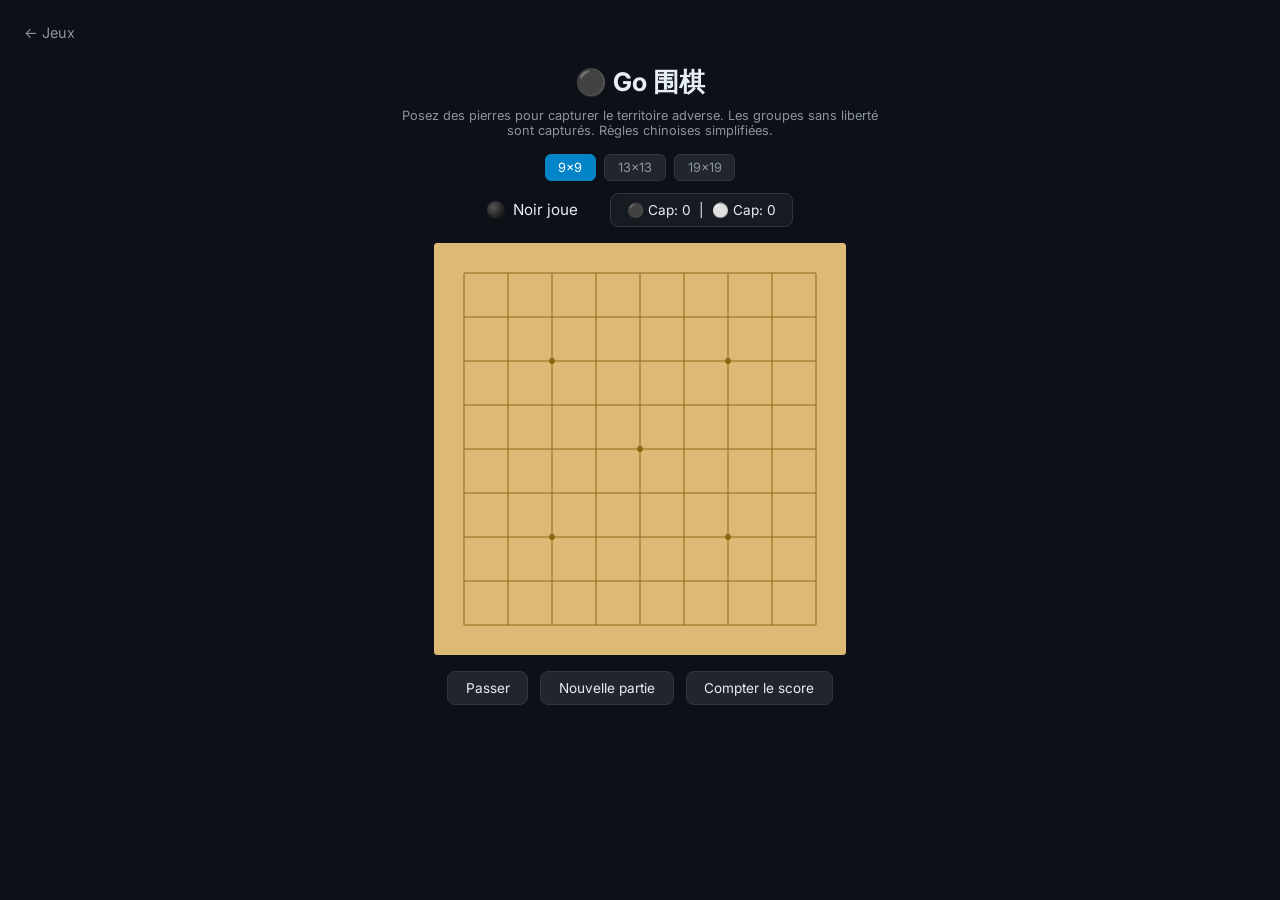
<file: games/go.html>
﻿<!DOCTYPE html>
<html lang="fr">
<head>
  <meta charset="UTF-8"/>
  <meta name="viewport" content="width=device-width, initial-scale=1.0"/>
  <title>Go 围棋</title>
  <link href="https://fonts.googleapis.com/css2?family=Inter:wght@400;500;600;700&display=swap" rel="stylesheet"/>
  <style>
    *,*::before,*::after{box-sizing:border-box;margin:0;padding:0}
    body{background:#0d1117;color:#e6edf3;font-family:'Inter',sans-serif;min-height:100vh;display:flex;flex-direction:column;align-items:center;padding:1.5rem}
    a.back{color:#8b949e;text-decoration:none;align-self:flex-start;margin-bottom:1.5rem;font-size:.9rem}
    a.back:hover{color:#e6edf3}
    h1{font-size:1.6rem;font-weight:700;margin-bottom:.5rem}
    .rules{color:#8b949e;font-size:.8rem;text-align:center;margin-bottom:1rem;max-width:500px}
    .hud{display:flex;align-items:center;gap:2rem;margin-bottom:1rem;font-size:.95rem}
    .stone-indicator{display:flex;align-items:center;gap:.5rem}
    .stone-dot{width:18px;height:18px;border-radius:50%;display:inline-block}
    .stone-dot.black{background:radial-gradient(circle at 35% 35%,#555,#000)}
    .stone-dot.white{background:radial-gradient(circle at 35% 35%,#fff,#ccc);border:1px solid #999}
    .score-box{background:#161b22;border:1px solid #30363d;border-radius:8px;padding:.5rem 1rem;font-size:.85rem;text-align:center}
    canvas{background:#dcb975;border-radius:4px;cursor:pointer;touch-action:none}
    .actions{display:flex;gap:.75rem;margin-top:1rem}
    .btn{background:#21262d;color:#e6edf3;border:1px solid #30363d;border-radius:8px;padding:.5rem 1.1rem;cursor:pointer;font-size:.85rem;font-family:inherit;transition:background .15s}
    .btn:hover{background:#0284c7;border-color:#0284c7;color:#fff}
    .msg{margin-top:.75rem;font-size:.95rem;font-weight:600;min-height:1.4rem;text-align:center;color:#38bdf8}
    .size-btns{display:flex;gap:.5rem;margin-bottom:.75rem}
    .size-btn{background:#21262d;color:#8b949e;border:1px solid #30363d;border-radius:6px;padding:.3rem .8rem;cursor:pointer;font-size:.8rem;font-family:inherit}
    .size-btn.active,.size-btn:hover{background:#0284c7;border-color:#0284c7;color:#fff}
  </style>
</head>
<body>
  <a href="../games.html" class="back">← Jeux</a>
  <h1>⚫ Go 围棋</h1>
  <p class="rules">Posez des pierres pour capturer le territoire adverse. Les groupes sans liberté sont capturés. Règles chinoises simplifiées.</p>
  <div class="size-btns">
    <button class="size-btn active" onclick="initGame(9)">9×9</button>
    <button class="size-btn" onclick="initGame(13)">13×13</button>
    <button class="size-btn" onclick="initGame(19)">19×19</button>
  </div>
  <div class="hud">
    <div class="stone-indicator" id="turnIndicator">
      <div class="stone-dot black"></div>
      <span>Noir joue</span>
    </div>
    <div class="score-box">⚫ Cap: <span id="bCap">0</span> &nbsp;|&nbsp; ⚪ Cap: <span id="wCap">0</span></div>
  </div>
  <canvas id="canvas"></canvas>
  <div class="actions">
    <button class="btn" onclick="pass()">Passer</button>
    <button class="btn" onclick="initGame(N)">Nouvelle partie</button>
    <button class="btn" onclick="scoreGame()">Compter le score</button>
  </div>
  <div class="msg" id="msg"></div>
  <script>
    let N = 9, CELL = 44, PAD = 30;
    let board = [], turn = 1, captured = {1:0, 2:0};
    let koPoint = -1, lastBoard = '', consecutivePasses = 0, gameOver = false;
    const canvas = document.getElementById('canvas');
    const ctx = canvas.getContext('2d');

    function idx(r,c){ return r*N+c; }

    function initGame(size) {
      N = size;
      document.querySelectorAll('.size-btn').forEach(b => {
        b.classList.toggle('active', b.textContent === size+'×'+size);
      });
      CELL = size === 9 ? 44 : size === 13 ? 32 : 22;
      PAD = size === 9 ? 30 : 24;
      const sz = PAD*2 + CELL*(N-1);
      canvas.width = sz; canvas.height = sz;
      board = Array(N*N).fill(0);
      turn = 1; captured = {1:0,2:0}; koPoint = -1;
      consecutivePasses = 0; gameOver = false; lastBoard = '';
      document.getElementById('bCap').textContent = 0;
      document.getElementById('wCap').textContent = 0;
      document.getElementById('msg').textContent = '';
      updateTurnIndicator();
      draw();
    }

    function draw(hoverR=-1, hoverC=-1) {
      const sz = PAD*2 + CELL*(N-1);
      ctx.clearRect(0,0,sz,sz);
      ctx.fillStyle = '#dcb975';
      ctx.fillRect(0,0,sz,sz);

      // Grid lines
      ctx.strokeStyle = '#8b6914'; ctx.lineWidth = 1;
      for (let i = 0; i < N; i++) {
        ctx.beginPath();
        ctx.moveTo(PAD, PAD+i*CELL); ctx.lineTo(PAD+(N-1)*CELL, PAD+i*CELL); ctx.stroke();
        ctx.beginPath();
        ctx.moveTo(PAD+i*CELL, PAD); ctx.lineTo(PAD+i*CELL, PAD+(N-1)*CELL); ctx.stroke();
      }

      // Star points
      const stars = N===9 ? [[2,2],[2,6],[4,4],[6,2],[6,6]]
                  : N===13 ? [[3,3],[3,9],[6,6],[9,3],[9,9]]
                  : [[3,3],[3,9],[3,15],[9,3],[9,9],[9,15],[15,3],[15,9],[15,15]];
      ctx.fillStyle = '#8b6914';
      stars.forEach(([r,c]) => {
        ctx.beginPath();
        ctx.arc(PAD+c*CELL, PAD+r*CELL, 3, 0, Math.PI*2);
        ctx.fill();
      });

      // Stones
      for (let r = 0; r < N; r++) for (let c = 0; c < N; c++) {
        const stone = board[idx(r,c)];
        if (!stone) continue;
        const x = PAD+c*CELL, y = PAD+r*CELL, rad = CELL*0.44;
        const grad = ctx.createRadialGradient(x-rad*.3,y-rad*.3,rad*.05,x,y,rad);
        if (stone === 1) { grad.addColorStop(0,'#666'); grad.addColorStop(1,'#000'); }
        else { grad.addColorStop(0,'#fff'); grad.addColorStop(1,'#ccc'); }
        ctx.beginPath(); ctx.arc(x,y,rad,0,Math.PI*2);
        ctx.fillStyle = grad; ctx.fill();
        if (stone === 2) { ctx.strokeStyle='#999'; ctx.lineWidth=.5; ctx.stroke(); }
      }

      // Hover ghost
      if (hoverR >= 0 && hoverC >= 0 && board[idx(hoverR,hoverC)] === 0) {
        const x = PAD+hoverC*CELL, y = PAD+hoverR*CELL, rad = CELL*0.44;
        ctx.beginPath(); ctx.arc(x,y,rad,0,Math.PI*2);
        ctx.fillStyle = turn===1 ? 'rgba(0,0,0,.3)' : 'rgba(255,255,255,.4)';
        ctx.fill();
      }
    }

    function canvasToCell(e) {
      const rect = canvas.getBoundingClientRect();
      const x = (e.clientX - rect.left) * (canvas.width / rect.width);
      const y = (e.clientY - rect.top) * (canvas.height / rect.height);
      const c = Math.round((x - PAD) / CELL);
      const r = Math.round((y - PAD) / CELL);
      if (r < 0 || r >= N || c < 0 || c >= N) return null;
      return [r, c];
    }

    canvas.addEventListener('mousemove', e => {
      const pos = canvasToCell(e);
      if (pos) draw(pos[0], pos[1]); else draw();
    });
    canvas.addEventListener('mouseleave', () => draw());
    canvas.addEventListener('click', e => {
      const pos = canvasToCell(e);
      if (!pos || gameOver) return;
      placeStone(pos[0], pos[1]);
    });

    function getGroup(b, start) {
      const color = b[start], visited = new Set([start]);
      const stack = [start], liberties = new Set();
      while (stack.length) {
        const cur = stack.pop();
        const r = Math.floor(cur/N), c = cur%N;
        for (const [dr,dc] of [[-1,0],[1,0],[0,-1],[0,1]]) {
          const nr=r+dr, nc=c+dc;
          if (nr<0||nr>=N||nc<0||nc>=N) continue;
          const ni = idx(nr,nc);
          if (b[ni]===0) liberties.add(ni);
          else if (b[ni]===color && !visited.has(ni)) { visited.add(ni); stack.push(ni); }
        }
      }
      return { stones: visited, liberties };
    }

    function placeStone(r, c) {
      const i = idx(r,c);
      if (board[i] !== 0 || i === koPoint) return;
      const nb = [...board];
      nb[i] = turn;
      const opp = turn===1?2:1;
      let totalCaptured = 0;
      let koCapture = -1;
      for (const [dr,dc] of [[-1,0],[1,0],[0,-1],[0,1]]) {
        const nr=r+dr, nc=c+dc;
        if (nr<0||nr>=N||nc<0||nc>=N) continue;
        const ni = idx(nr,nc);
        if (nb[ni]===opp) {
          const {stones, liberties} = getGroup(nb, ni);
          if (liberties.size===0) {
            totalCaptured += stones.size;
            if (stones.size===1) koCapture = ni;
            stones.forEach(s => { nb[s]=0; });
          }
        }
      }
      const {liberties: myLibs} = getGroup(nb, i);
      if (myLibs.size===0 && totalCaptured===0) return; // suicide

      const boardStr = nb.join(',');
      if (boardStr === lastBoard) return; // Ko

      lastBoard = board.join(',');
      koPoint = (totalCaptured===1 && koCapture>=0) ? koCapture : -1;
      captured[turn] += totalCaptured;
      board = nb;
      turn = opp;
      consecutivePasses = 0;
      document.getElementById('bCap').textContent = captured[1];
      document.getElementById('wCap').textContent = captured[2];
      updateTurnIndicator();
      draw();
    }

    function pass() {
      if (gameOver) return;
      consecutivePasses++;
      if (consecutivePasses >= 2) { scoreGame(); return; }
      turn = turn===1?2:1;
      koPoint = -1;
      updateTurnIndicator();
      const msg = document.getElementById('msg');
      msg.textContent = (turn===1?'Blanc':'Noir') + ' a passé.';
    }

    function updateTurnIndicator() {
      const ind = document.getElementById('turnIndicator');
      ind.innerHTML = turn===1
        ? '<div class="stone-dot black"></div><span>Noir joue</span>'
        : '<div class="stone-dot white"></div><span>Blanc joue</span>';
    }

    function scoreGame() {
      gameOver = true;
      let blackScore = captured[1], whiteScore = captured[2] + 6.5; // komi
      const territory = Array(N*N).fill(0);
      const visited = new Array(N*N).fill(false);
      for (let start = 0; start < N*N; start++) {
        if (board[start]!==0 || visited[start]) continue;
        const region = new Set([start]);
        const stack = [start];
        let black = false, white = false;
        while (stack.length) {
          const cur = stack.pop();
          const r = Math.floor(cur/N), c = cur%N;
          for (const [dr,dc] of [[-1,0],[1,0],[0,-1],[0,1]]) {
            const nr=r+dr, nc=c+dc;
            if (nr<0||nr>=N||nc<0||nc>=N) continue;
            const ni = idx(nr,nc);
            if (board[ni]===1) black=true;
            else if (board[ni]===2) white=true;
            else if (!region.has(ni)) { region.add(ni); stack.push(ni); }
          }
        }
        region.forEach(i => { visited[i]=true; territory[i] = (black&&!white)?1:(white&&!black)?2:0; });
      }
      for (let i=0;i<N*N;i++) {
        if (territory[i]===1) blackScore++;
        else if (territory[i]===2) whiteScore++;
      }
      blackScore += board.filter(x=>x===1).length;
      whiteScore += board.filter(x=>x===2).length;
      const winner = blackScore>whiteScore?'Noir':'Blanc';
      document.getElementById('msg').textContent =
        `Fin ! Noir: ${blackScore} pts - Blanc: ${whiteScore.toFixed(1)} pts - ${winner} gagne !`;
    }

    initGame(9);
  </script>
</body>
</html>
</file>
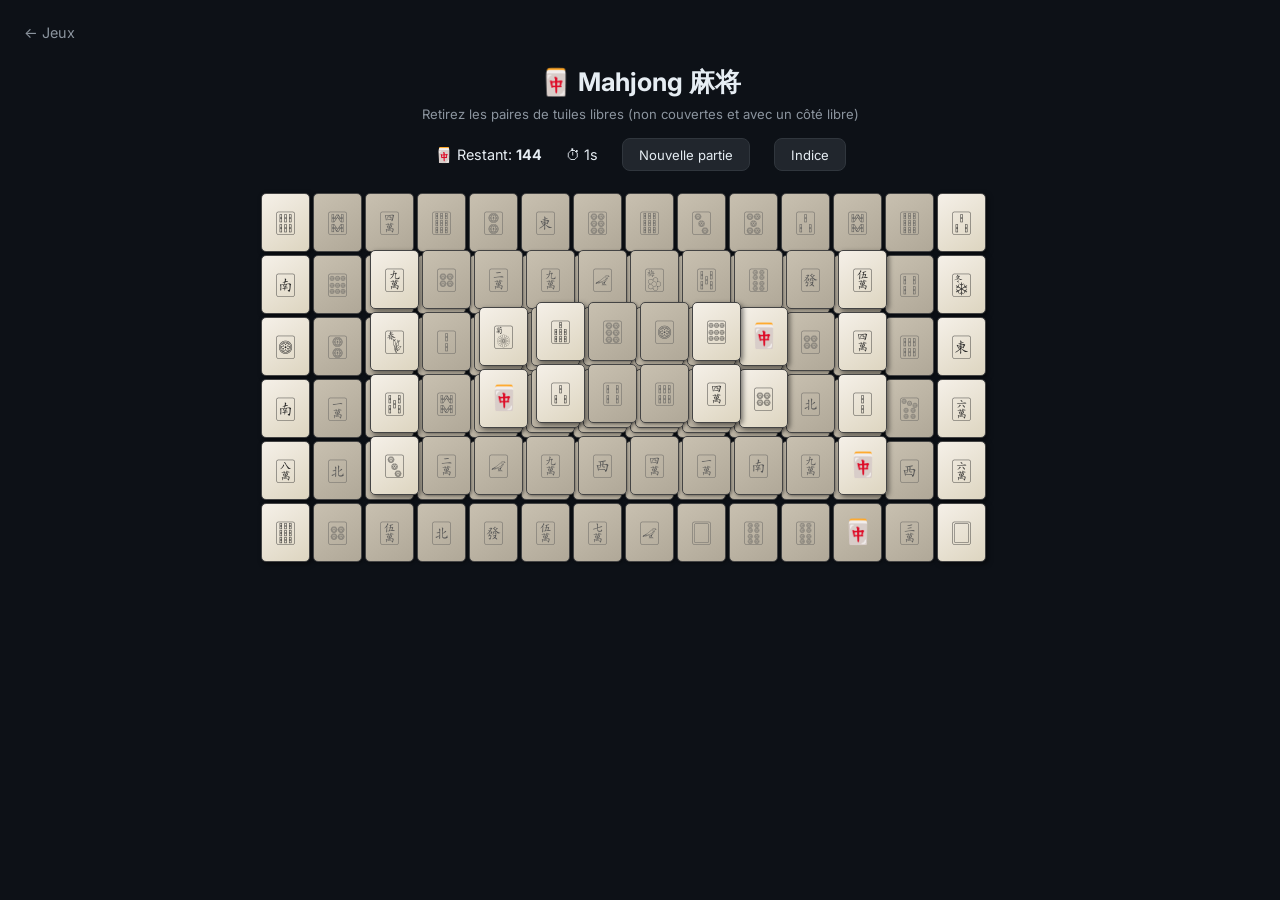
<file: games/mahjong.html>
﻿<!DOCTYPE html>
<html lang="fr">
<head>
  <meta charset="UTF-8"/>
  <meta name="viewport" content="width=device-width, initial-scale=1.0"/>
  <title>Mahjong 麻将</title>
  <link href="https://fonts.googleapis.com/css2?family=Inter:wght@400;500;600;700&display=swap" rel="stylesheet"/>
  <style>
    *,*::before,*::after{box-sizing:border-box;margin:0;padding:0}
    body{background:#0d1117;color:#e6edf3;font-family:'Inter',sans-serif;min-height:100vh;display:flex;flex-direction:column;align-items:center;padding:1.5rem;overflow-x:hidden}
    a.back{color:#8b949e;text-decoration:none;align-self:flex-start;margin-bottom:1.5rem;font-size:.9rem}
    a.back:hover{color:#e6edf3}
    h1{font-size:1.6rem;font-weight:700;margin-bottom:.4rem}
    .sub{color:#8b949e;font-size:.82rem;margin-bottom:1rem;text-align:center}
    .hud{display:flex;gap:1.5rem;margin-bottom:.75rem;font-size:.9rem;align-items:center}
    .btn{background:#21262d;color:#e6edf3;border:1px solid #30363d;border-radius:8px;padding:.45rem 1rem;cursor:pointer;font-size:.82rem;font-family:inherit;transition:background .15s}
    .btn:hover{background:#0284c7;border-color:#0284c7;color:#fff}
    #board-wrap{position:relative;margin:0 auto}
    .tile{position:absolute;cursor:pointer;border-radius:5px;border:1px solid #444;display:flex;align-items:center;justify-content:center;font-size:1.5rem;line-height:1;transition:box-shadow .1s,filter .1s;user-select:none}
    .tile.free{background:linear-gradient(145deg,#f5f0e8,#ddd5c0);color:#222;box-shadow:2px 2px 5px rgba(0,0,0,.5)}
    .tile.blocked{background:linear-gradient(145deg,#c8c0b0,#b0a898);color:#555;cursor:not-allowed;box-shadow:1px 1px 3px rgba(0,0,0,.4)}
    .tile.selected{box-shadow:0 0 0 3px #0284c7,2px 2px 5px rgba(0,0,0,.5)!important;filter:brightness(1.1)}
    .tile.hint{animation:pulse .5s infinite alternate}
    @keyframes pulse{from{box-shadow:0 0 0 2px #4ade80}to{box-shadow:0 0 0 4px #4ade80,2px 2px 5px rgba(0,0,0,.5)}}
    .msg{margin-top:.75rem;font-size:1rem;font-weight:600;min-height:1.4rem;text-align:center;color:#38bdf8}
    .msg.win{color:#4ade80} .msg.lose{color:#f87171}
  </style>
</head>
<body>
  <a href="../games.html" class="back">← Jeux</a>
  <h1>🀄 Mahjong 麻将</h1>
  <p class="sub">Retirez les paires de tuiles libres (non couvertes et avec un côté libre)</p>
  <div class="hud">
    <span>🀄 Restant: <strong id="remaining">144</strong></span>
    <span>⏱ <span id="timer">0s</span></span>
    <button class="btn" onclick="newGame()">Nouvelle partie</button>
    <button class="btn" onclick="showHint()">Indice</button>
  </div>
  <div id="board-wrap"></div>
  <div class="msg" id="msg"></div>
  <script>
    // Tile types: match by group+num; flowers all match, seasons all match
    const TILE_DEFS = [];
    const BAM  = ['🀐','🀑','🀒','🀓','🀔','🀕','🀖','🀗','🀘'];
    const CIR  = ['🀙','🀚','🀛','🀜','🀝','🀞','🀟','🀠','🀡'];
    const CHR  = ['🀇','🀈','🀉','🀊','🀋','🀌','🀍','🀎','🀏'];
    const WIND = ['🀀','🀁','🀂','🀃'];
    const DRAG = ['🀄','🀅','🀆'];

    BAM.forEach((c,i) =>{ for(let k=0;k<4;k++) TILE_DEFS.push({g:'b',n:i,c}); });
    CIR.forEach((c,i) =>{ for(let k=0;k<4;k++) TILE_DEFS.push({g:'c',n:i,c}); });
    CHR.forEach((c,i) =>{ for(let k=0;k<4;k++) TILE_DEFS.push({g:'h',n:i,c}); });
    WIND.forEach((c,i)=>{ for(let k=0;k<4;k++) TILE_DEFS.push({g:'w',n:i,c}); });
    DRAG.forEach((c,i)=>{ for(let k=0;k<4;k++) TILE_DEFS.push({g:'d',n:i,c}); });
    ['🀢','🀣','🀤','🀥'].forEach((c,i)=>TILE_DEFS.push({g:'s',n:i,c}));
    ['🀦','🀧','🀨','🀩'].forEach((c,i)=>TILE_DEFS.push({g:'f',n:i,c}));
    // Total: 36+36+36+16+12+4+4 = 144

    // Layout: [z, r, c] - 144 positions
    // Layer 0: 6 rows × 14 cols = 84
    // Layer 1: 4 rows × 10 cols (r 1-4, c 2-11) = 40
    // Layer 2: 2 rows × 6 cols (r 2-3, c 4-9) = 12
    // Layer 3: 2 rows × 4 cols (r 2-3, c 5-8) = 8
    const POSITIONS = [];
    for(let r=0;r<6;r++)  for(let c=0;c<14;c++) POSITIONS.push({z:0,r,c});
    for(let r=1;r<=4;r++) for(let c=2;c<=11;c++) POSITIONS.push({z:1,r,c});
    for(let r=2;r<=3;r++) for(let c=4;c<=9;c++)  POSITIONS.push({z:2,r,c});
    for(let r=2;r<=3;r++) for(let c=5;c<=8;c++)  POSITIONS.push({z:3,r,c});

    const TW=52, TH=62, ZOFF=5;
    let tiles=[], selected2=null, timerInt=null, elapsed=0, gameOver=false;

    function shuffle(arr){ for(let i=arr.length-1;i>0;i--){const j=Math.floor(Math.random()*(i+1));[arr[i],arr[j]]=[arr[j],arr[i]];} return arr; }

    function tilesMatch(a,b){
      if(a.g===b.g){
        if(a.g==='s'||a.g==='f') return true; // all seasons/flowers match
        return a.n===b.n;
      }
      return false;
    }

    function isCovered(t){
      return tiles.some(o=>!o.removed&&o.pos.z===t.pos.z+1&&o.pos.r===t.pos.r&&o.pos.c===t.pos.c);
    }

    function isFree(t){
      if(isCovered(t)) return false;
      const {z,r,c}=t.pos;
      const hasL=tiles.some(o=>!o.removed&&o.pos.z===z&&o.pos.r===r&&o.pos.c===c-1);
      const hasR=tiles.some(o=>!o.removed&&o.pos.z===z&&o.pos.r===r&&o.pos.c===c+1);
      return !hasL||!hasR;
    }

    function newGame(){
      clearInterval(timerInt); elapsed=0; gameOver=false; selected2=null;
      document.getElementById('timer').textContent='0s';
      document.getElementById('msg').textContent='';
      const shuffled=shuffle([...TILE_DEFS]);
      tiles=POSITIONS.map((pos,i)=>({...shuffled[i],pos,removed:false,id:i}));
      timerInt=setInterval(()=>{ elapsed++; document.getElementById('timer').textContent=elapsed+'s'; },1000);
      render();
    }

    function render(){
      const wrap=document.getElementById('board-wrap');
      const maxC=14, maxR=6;
      const W=maxC*TW+(4*ZOFF)+30, H=maxR*TH+(4*ZOFF)+30;
      wrap.style.width=W+'px'; wrap.style.height=H+'px';
      wrap.innerHTML='';
      // Sort by z ascending so higher layers render on top
      const sorted=[...tiles].filter(t=>!t.removed).sort((a,b)=>a.pos.z-b.pos.z);
      sorted.forEach(t=>{
        const {z,r,c}=t.pos;
        const x=c*TW+z*ZOFF+10;
        const y=r*TH-z*ZOFF+10;
        const el=document.createElement('div');
        el.className='tile '+(isFree(t)?'free':'blocked');
        if(selected2===t.id) el.classList.add('selected');
        el.style.cssText=`left:${x}px;top:${y}px;width:${TW-3}px;height:${TH-3}px;z-index:${z*100+r*10+c}`;
        el.textContent=t.c;
        if(isFree(t)) el.addEventListener('click',()=>clickTile(t.id));
        wrap.appendChild(el);
      });
      const rem=tiles.filter(t=>!t.removed).length;
      document.getElementById('remaining').textContent=rem;
      if(rem===0){ win(); return; }
      if(!hasValidMove()&&!gameOver){ lose(); }
    }

    function clickTile(id){
      if(gameOver) return;
      const t=tiles[id];
      if(!isFree(t)) return;
      if(selected2===null){ selected2=id; render(); return; }
      if(selected2===id){ selected2=null; render(); return; }
      const prev=tiles[selected2];
      if(tilesMatch(prev,t)){
        prev.removed=true; t.removed=true; selected2=null; render();
      } else {
        selected2=id; render();
      }
    }

    function showHint(){
      const free=tiles.filter(t=>!t.removed&&isFree(t));
      for(let i=0;i<free.length;i++){
        for(let j=i+1;j<free.length;j++){
          if(tilesMatch(free[i],free[j])){
            selected2=null; render();
            document.querySelectorAll('.tile').forEach((el,k)=>{
              const sorted=[...tiles].filter(t=>!t.removed).sort((a,b)=>a.pos.z-b.pos.z);
              if(sorted[k]&&(sorted[k].id===free[i].id||sorted[k].id===free[j].id)) el.classList.add('hint');
            });
            return;
          }
        }
      }
      document.getElementById('msg').textContent='Aucun coup possible !';
    }

    function hasValidMove(){
      const free=tiles.filter(t=>!t.removed&&isFree(t));
      for(let i=0;i<free.length;i++) for(let j=i+1;j<free.length;j++) if(tilesMatch(free[i],free[j])) return true;
      return false;
    }

    function win(){ clearInterval(timerInt); gameOver=true; const m=document.getElementById('msg'); m.textContent='🎉 Félicitations ! Toutes les tuiles retirées en '+elapsed+'s !'; m.className='msg win'; }
    function lose(){ clearInterval(timerInt); gameOver=true; const m=document.getElementById('msg'); m.textContent='😔 Plus de coup possible - essayez encore !'; m.className='msg lose'; }

    newGame();
  </script>
</body>
</html>
</file>
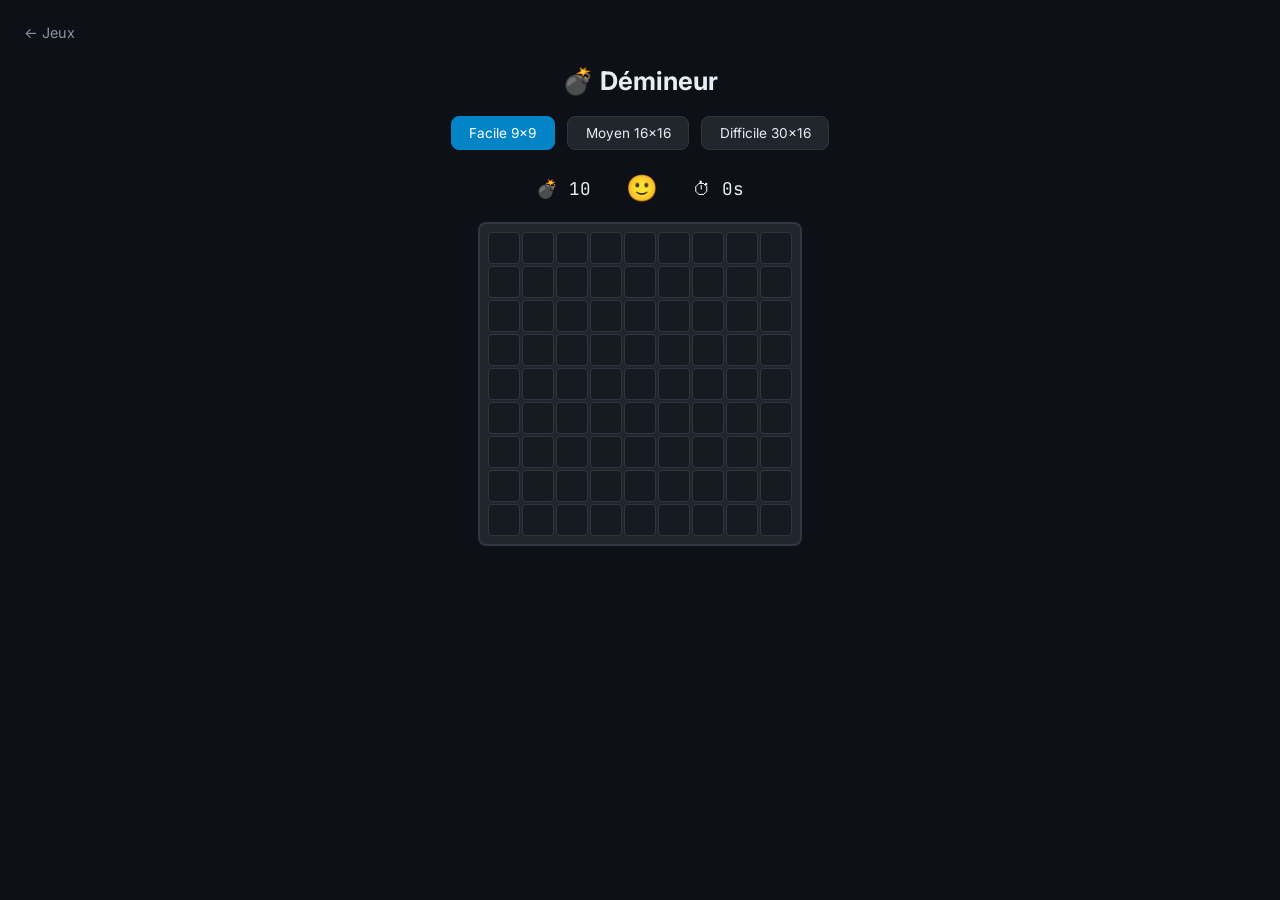
<file: games/minesweeper.html>
<!DOCTYPE html>
<html lang="fr">
<head>
  <meta charset="UTF-8"/>
  <meta name="viewport" content="width=device-width, initial-scale=1.0"/>
  <title>Démineur</title>
  <link href="https://fonts.googleapis.com/css2?family=Inter:wght@400;500;600;700&family=JetBrains+Mono:wght@400;500&display=swap" rel="stylesheet"/>
  <style>
    *,*::before,*::after{box-sizing:border-box;margin:0;padding:0}
    body{background:#0d1117;color:#e6edf3;font-family:'Inter',sans-serif;min-height:100vh;display:flex;flex-direction:column;align-items:center;padding:1.5rem}
    a.back{color:#8b949e;text-decoration:none;align-self:flex-start;margin-bottom:1.5rem;font-size:.9rem}
    a.back:hover{color:#e6edf3}
    h1{font-size:1.6rem;font-weight:700;margin-bottom:1.25rem}
    .controls{display:flex;gap:.75rem;margin-bottom:1.25rem;flex-wrap:wrap;justify-content:center}
    .btn{background:#21262d;color:#e6edf3;border:1px solid #30363d;border-radius:8px;padding:.5rem 1.1rem;cursor:pointer;font-size:.85rem;font-family:inherit;transition:background .15s,border-color .15s}
    .btn:hover,.btn.active{background:#0284c7;border-color:#0284c7;color:#fff}
    .hud{display:flex;align-items:center;gap:2rem;margin-bottom:1rem;font-family:'JetBrains Mono',monospace;font-size:1.1rem}
    .hud span{min-width:4ch;text-align:center}
    #reset{background:none;border:none;font-size:1.6rem;cursor:pointer;padding:.2rem}
    .board{display:inline-grid;gap:2px;background:#21262d;border:2px solid #30363d;border-radius:8px;padding:8px;user-select:none}
    .cell{width:32px;height:32px;background:#161b22;border:1px solid #30363d;border-radius:4px;display:flex;align-items:center;justify-content:center;cursor:pointer;font-size:.85rem;font-weight:700;font-family:'JetBrains Mono',monospace;transition:background .1s}
    .cell:hover:not(.revealed):not(.flagged){background:#21262d}
    .cell.revealed{background:#0d1117;cursor:default;border-color:#21262d}
    .cell.flagged{background:#21262d;color:#f87171}
    .cell.mine-hit{background:#ef4444;color:#fff}
    .cell.mine-reveal{background:#161b22;color:#8b949e}
    .n1{color:#38bdf8} .n2{color:#4ade80} .n3{color:#f87171} .n4{color:#818cf8}
    .n5{color:#f59e0b} .n6{color:#67e8f9} .n7{color:#e6edf3} .n8{color:#8b949e}
    .msg{margin-top:1.25rem;font-size:1rem;font-weight:600;min-height:1.5rem;color:#38bdf8}
    .msg.loss{color:#f87171}
  </style>
</head>
<body>
  <a href="../games.html" class="back">← Jeux</a>
  <h1>💣 Démineur</h1>
  <div class="controls">
    <button class="btn active" id="d-easy" onclick="setDiff('easy')">Facile 9×9</button>
    <button class="btn" id="d-med" onclick="setDiff('medium')">Moyen 16×16</button>
    <button class="btn" id="d-hard" onclick="setDiff('hard')">Difficile 30×16</button>
  </div>
  <div class="hud">
    <span>💣 <span id="mineCount">10</span></span>
    <button id="reset" onclick="newGame()">🙂</button>
    <span>⏱ <span id="timer">0</span>s</span>
  </div>
  <div class="board" id="board" oncontextmenu="return false"></div>
  <div class="msg" id="msg"></div>
  <script>
    const DIFFS = {
      easy:   { rows:9,  cols:9,  mines:10 },
      medium: { rows:16, cols:16, mines:40 },
      hard:   { rows:16, cols:30, mines:99 },
    };
    let diff = 'easy', config = DIFFS.easy;
    let grid = [], firstClick = true, gameOver = false, flagCount = 0;
    let timerInt = null, elapsed = 0;

    function setDiff(d) {
      diff = d; config = DIFFS[d];
      document.querySelectorAll('.btn').forEach(b => b.classList.remove('active'));
      document.getElementById('d-' + d.replace('ium','').replace('ard','ard')).classList.add('active');
      document.getElementById('d-easy').classList.toggle('active', d==='easy');
      document.getElementById('d-med').classList.toggle('active', d==='medium');
      document.getElementById('d-hard').classList.toggle('active', d==='hard');
      newGame();
    }

    function newGame() {
      clearInterval(timerInt); elapsed = 0;
      document.getElementById('timer').textContent = '0';
      document.getElementById('reset').textContent = '🙂';
      document.getElementById('msg').textContent = '';
      document.getElementById('msg').className = 'msg';
      firstClick = true; gameOver = false; flagCount = 0;
      const {rows, cols, mines} = config;
      document.getElementById('mineCount').textContent = mines;
      grid = Array.from({length: rows}, () =>
        Array.from({length: cols}, () => ({mine:false, revealed:false, flagged:false, adj:0}))
      );
      render();
    }

    function placeMines(sr, sc) {
      const {rows, cols, mines} = config;
      let placed = 0;
      while (placed < mines) {
        const r = Math.floor(Math.random() * rows);
        const c = Math.floor(Math.random() * cols);
        if (grid[r][c].mine || (Math.abs(r-sr)<=1 && Math.abs(c-sc)<=1)) continue;
        grid[r][c].mine = true;
        placed++;
      }
      for (let r = 0; r < rows; r++)
        for (let c = 0; c < cols; c++) {
          if (grid[r][c].mine) continue;
          let cnt = 0;
          neighbors(r, c).forEach(([nr, nc]) => { if (grid[nr][nc].mine) cnt++; });
          grid[r][c].adj = cnt;
        }
    }

    function neighbors(r, c) {
      const {rows, cols} = config;
      const res = [];
      for (let dr = -1; dr <= 1; dr++)
        for (let dc = -1; dc <= 1; dc++) {
          if (!dr && !dc) continue;
          const nr = r+dr, nc = c+dc;
          if (nr >= 0 && nr < rows && nc >= 0 && nc < cols) res.push([nr, nc]);
        }
      return res;
    }

    function reveal(r, c) {
      const cell = grid[r][c];
      if (cell.revealed || cell.flagged) return;
      cell.revealed = true;
      if (cell.adj === 0 && !cell.mine)
        neighbors(r, c).forEach(([nr, nc]) => reveal(nr, nc));
    }

    function click(r, c) {
      if (gameOver || grid[r][c].revealed || grid[r][c].flagged) return;
      if (firstClick) {
        firstClick = false;
        placeMines(r, c);
        timerInt = setInterval(() => {
          elapsed++;
          document.getElementById('timer').textContent = elapsed;
        }, 1000);
      }
      if (grid[r][c].mine) {
        grid[r][c].revealed = true;
        endGame(false, r, c);
        return;
      }
      reveal(r, c);
      checkWin();
      render();
    }

    function rightClick(r, c) {
      if (gameOver || grid[r][c].revealed) return;
      const cell = grid[r][c];
      cell.flagged = !cell.flagged;
      flagCount += cell.flagged ? 1 : -1;
      document.getElementById('mineCount').textContent = config.mines - flagCount;
      render();
    }

    function endGame(win, hitR, hitC) {
      clearInterval(timerInt); gameOver = true;
      const {rows, cols} = config;
      document.getElementById('reset').textContent = win ? '😎' : '😵';
      const msg = document.getElementById('msg');
      if (win) { msg.textContent = '🎉 Gagné ! ' + elapsed + 's'; msg.className = 'msg'; }
      else {
        msg.textContent = '💥 Boom ! Perdu.'; msg.className = 'msg loss';
        for (let r = 0; r < rows; r++)
          for (let c = 0; c < cols; c++)
            if (grid[r][c].mine) grid[r][c].hitCell = (r===hitR && c===hitC);
      }
      render();
    }

    function checkWin() {
      const {rows, cols, mines} = config;
      let unrevealed = 0;
      for (let r = 0; r < rows; r++)
        for (let c = 0; c < cols; c++)
          if (!grid[r][c].revealed) unrevealed++;
      if (unrevealed === mines) endGame(true);
    }

    function render() {
      const {rows, cols} = config;
      const board = document.getElementById('board');
      board.style.gridTemplateColumns = `repeat(${cols}, 32px)`;
      board.innerHTML = '';
      for (let r = 0; r < rows; r++)
        for (let c = 0; c < cols; c++) {
          const cell = grid[r][c];
          const el = document.createElement('div');
          el.className = 'cell';
          if (cell.revealed) {
            if (cell.mine) {
              el.className = 'cell ' + (cell.hitCell ? 'mine-hit' : 'mine-reveal');
              el.textContent = '💣';
            } else {
              el.classList.add('revealed');
              if (cell.adj > 0) { el.textContent = cell.adj; el.classList.add('n'+cell.adj); }
            }
          } else if (cell.flagged) {
            el.classList.add('flagged');
            el.textContent = '🚩';
          }
          el.addEventListener('click', () => click(r, c));
          el.addEventListener('contextmenu', e => { e.preventDefault(); rightClick(r, c); });
          board.appendChild(el);
        }
    }

    newGame();
  </script>
</body>
</html>
</file>
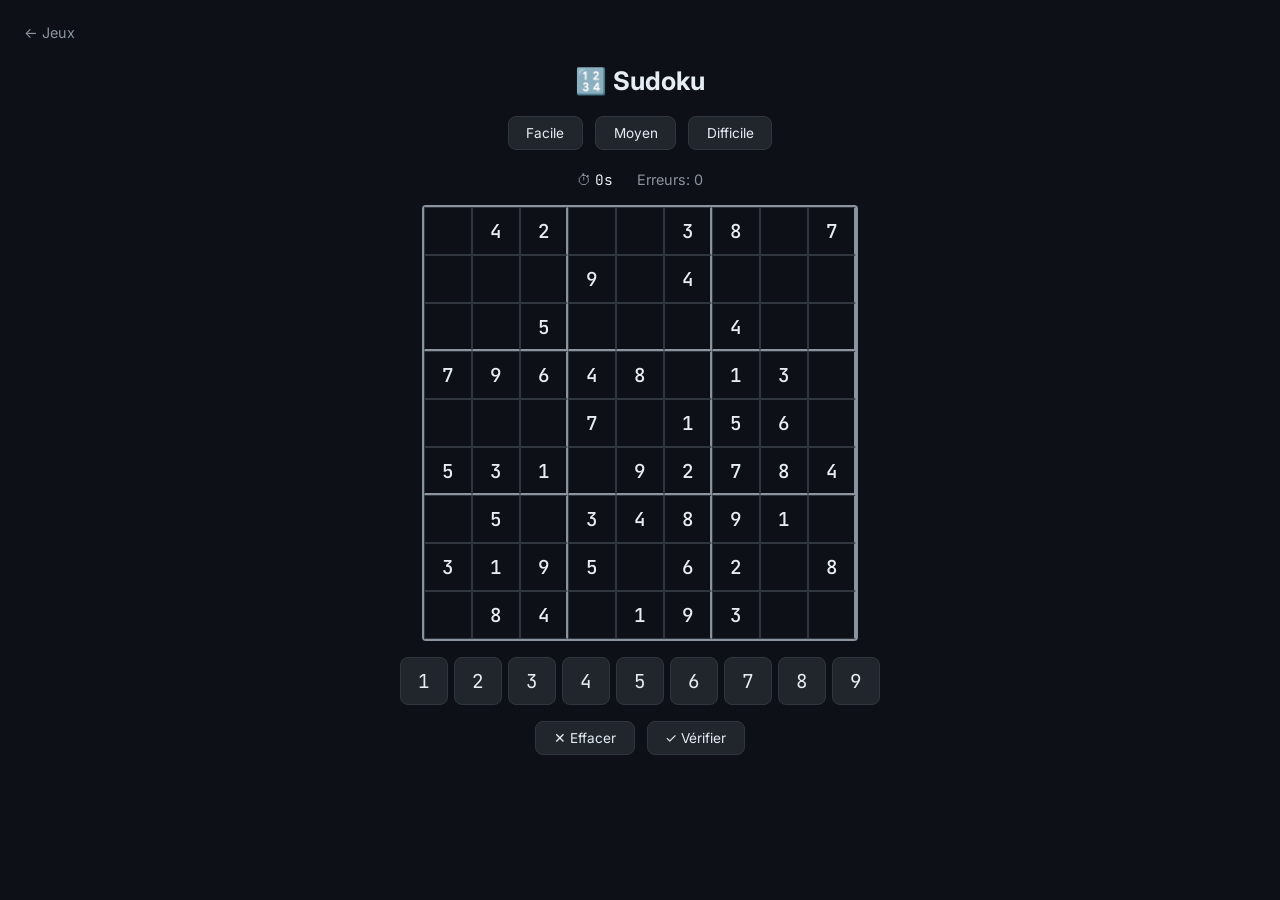
<file: games/sudoku.html>
﻿<!DOCTYPE html>
<html lang="fr">
<head>
  <meta charset="UTF-8"/>
  <meta name="viewport" content="width=device-width, initial-scale=1.0"/>
  <title>Sudoku</title>
  <link href="https://fonts.googleapis.com/css2?family=Inter:wght@400;500;600;700&family=JetBrains+Mono:wght@500&display=swap" rel="stylesheet"/>
  <style>
    *,*::before,*::after{box-sizing:border-box;margin:0;padding:0}
    body{background:#0d1117;color:#e6edf3;font-family:'Inter',sans-serif;min-height:100vh;display:flex;flex-direction:column;align-items:center;padding:1.5rem}
    a.back{color:#8b949e;text-decoration:none;align-self:flex-start;margin-bottom:1.5rem;font-size:.9rem}
    a.back:hover{color:#e6edf3}
    h1{font-size:1.6rem;font-weight:700;margin-bottom:1.25rem}
    .controls{display:flex;gap:.75rem;margin-bottom:1.25rem;flex-wrap:wrap;justify-content:center}
    .btn{background:#21262d;color:#e6edf3;border:1px solid #30363d;border-radius:8px;padding:.5rem 1.1rem;cursor:pointer;font-size:.85rem;font-family:inherit;transition:background .15s}
    .btn:hover,.btn.active{background:#0284c7;border-color:#0284c7;color:#fff}
    .hud{display:flex;align-items:center;gap:1.5rem;margin-bottom:1rem;font-size:.9rem;color:#8b949e}
    #timer-display{font-family:'JetBrains Mono',monospace;color:#e6edf3}
    .grid{display:grid;grid-template-columns:repeat(9,48px);gap:0;border:2px solid #8b949e;border-radius:4px;user-select:none}
    .cell{width:48px;height:48px;display:flex;align-items:center;justify-content:center;cursor:pointer;font-family:'JetBrains Mono',monospace;font-size:1.2rem;font-weight:500;border:1px solid #30363d;transition:background .1s;position:relative}
    .cell.selected{background:#0284c7 !important;color:#fff}
    .cell.highlight{background:rgba(2,132,199,.12)}
    .cell.given{color:#e6edf3;cursor:default}
    .cell.user{color:#38bdf8}
    .cell.error{color:#f87171;background:rgba(239,68,68,.08)}
    .cell.error.selected{background:#ef4444 !important;color:#fff}
    /* 3x3 box borders */
    .cell:nth-child(3n){border-right:2px solid #8b949e}
    .cell:nth-child(n+19):nth-child(-n+27){border-bottom:2px solid #8b949e}
    .cell:nth-child(n+46):nth-child(-n+54){border-bottom:2px solid #8b949e}
    .numpad{display:grid;grid-template-columns:repeat(9,48px);gap:6px;margin-top:1rem}
    .numpad button{width:48px;height:48px;background:#21262d;border:1px solid #30363d;border-radius:8px;color:#e6edf3;font-size:1.2rem;font-family:'JetBrains Mono',monospace;cursor:pointer;transition:background .1s}
    .numpad button:hover{background:#0284c7;border-color:#0284c7;color:#fff}
    .actions{display:flex;gap:.75rem;margin-top:1rem}
    .msg{margin-top:1rem;font-size:1rem;font-weight:600;min-height:1.5rem;color:#4ade80}
    .msg.err{color:#f87171}
  </style>
</head>
<body>
  <a href="../games.html" class="back">← Jeux</a>
  <h1>🔢 Sudoku</h1>
  <div class="controls">
    <button class="btn active" onclick="newGame('easy')">Facile</button>
    <button class="btn" onclick="newGame('medium')">Moyen</button>
    <button class="btn" onclick="newGame('hard')">Difficile</button>
  </div>
  <div class="hud">
    <span>⏱ <span id="timer-display">0s</span></span>
    <span id="errors-display">Erreurs: 0</span>
  </div>
  <div class="grid" id="grid"></div>
  <div class="numpad" id="numpad"></div>
  <div class="actions">
    <button class="btn" onclick="clearCell()">✕ Effacer</button>
    <button class="btn" onclick="checkSolution()">✓ Vérifier</button>
  </div>
  <div class="msg" id="msg"></div>
  <script>
    let solution = [], puzzle = [], userGrid = [], selected = -1;
    let errors = 0, timerInt = null, elapsed = 0, gameOver = false;

    function isValid(b, r, c, n) {
      for (let i = 0; i < 9; i++) {
        if (b[r*9+i] === n) return false;
        if (b[i*9+c] === n) return false;
      }
      const br = Math.floor(r/3)*3, bc = Math.floor(c/3)*3;
      for (let i = 0; i < 3; i++) for (let j = 0; j < 3; j++)
        if (b[(br+i)*9+(bc+j)] === n) return false;
      return true;
    }

    function solve(b) {
      const idx = b.indexOf(0);
      if (idx === -1) return true;
      const r = Math.floor(idx/9), c = idx%9;
      const nums = [1,2,3,4,5,6,7,8,9].sort(() => Math.random()-.5);
      for (const n of nums) {
        if (isValid(b, r, c, n)) {
          b[idx] = n;
          if (solve(b)) return true;
          b[idx] = 0;
        }
      }
      return false;
    }

    function newGame(diff = 'easy') {
      document.querySelectorAll('.controls .btn').forEach(b => b.classList.remove('active'));
      event?.target?.classList.add('active');
      clearInterval(timerInt); elapsed = 0; errors = 0; gameOver = false;
      document.getElementById('timer-display').textContent = '0s';
      document.getElementById('errors-display').textContent = 'Erreurs: 0';
      document.getElementById('msg').textContent = '';
      selected = -1;

      solution = Array(81).fill(0);
      solve(solution);

      const toRemove = diff === 'easy' ? 35 : diff === 'medium' ? 47 : 57;
      puzzle = [...solution];
      const cells = [...Array(81).keys()].sort(() => Math.random()-.5);
      for (let i = 0; i < toRemove; i++) puzzle[cells[i]] = 0;

      userGrid = [...puzzle];

      timerInt = setInterval(() => {
        elapsed++;
        document.getElementById('timer-display').textContent = elapsed + 's';
      }, 1000);

      render();
    }

    function render() {
      const grid = document.getElementById('grid');
      grid.innerHTML = '';
      for (let i = 0; i < 81; i++) {
        const cell = document.createElement('div');
        cell.className = 'cell';
        const r = Math.floor(i/9), c = i%9;
        if (puzzle[i] !== 0) {
          cell.classList.add('given');
          cell.textContent = puzzle[i];
        } else if (userGrid[i] !== 0) {
          cell.classList.add('user');
          cell.textContent = userGrid[i];
          if (userGrid[i] !== solution[i]) cell.classList.add('error');
        }
        if (i === selected) cell.classList.add('selected');
        else if (selected !== -1) {
          const sr = Math.floor(selected/9), sc = selected%9;
          if (r === sr || c === sc || (Math.floor(r/3)===Math.floor(sr/3) && Math.floor(c/3)===Math.floor(sc/3)))
            cell.classList.add('highlight');
        }
        cell.addEventListener('click', () => {
          if (puzzle[i] !== 0) return;
          selected = (selected === i) ? -1 : i;
          render();
        });
        grid.appendChild(cell);
      }
      buildNumpad();
    }

    function buildNumpad() {
      const np = document.getElementById('numpad');
      np.innerHTML = '';
      for (let n = 1; n <= 9; n++) {
        const b = document.createElement('button');
        b.textContent = n;
        b.addEventListener('click', () => inputNum(n));
        np.appendChild(b);
      }
    }

    function inputNum(n) {
      if (selected === -1 || puzzle[selected] !== 0 || gameOver) return;
      userGrid[selected] = n;
      if (n !== solution[selected]) {
        errors++;
        document.getElementById('errors-display').textContent = 'Erreurs: ' + errors;
      }
      checkWin();
      render();
    }

    function clearCell() {
      if (selected === -1 || puzzle[selected] !== 0) return;
      userGrid[selected] = 0;
      render();
    }

    function checkWin() {
      for (let i = 0; i < 81; i++)
        if (userGrid[i] !== solution[i]) return;
      clearInterval(timerInt); gameOver = true;
      document.getElementById('msg').textContent = '🎉 Résolu en ' + elapsed + 's - Bravo !';
    }

    function checkSolution() {
      let ok = true;
      for (let i = 0; i < 81; i++)
        if (userGrid[i] !== 0 && userGrid[i] !== solution[i]) { ok = false; break; }
      const msg = document.getElementById('msg');
      if (ok) { msg.textContent = '✓ Pas d\'erreur pour l\'instant !'; msg.className = 'msg'; }
      else { msg.textContent = '✗ Il y a des erreurs (en rouge)'; msg.className = 'msg err'; }
    }

    document.addEventListener('keydown', e => {
      if (e.key >= '1' && e.key <= '9') inputNum(parseInt(e.key));
      if (e.key === 'Backspace' || e.key === 'Delete') clearCell();
    });

    newGame('easy');
  </script>
</body>
</html>
</file>
<file: style.css>
﻿/* ============================================
   RESET & BASE
   ============================================ */
*, *::before, *::after {
  box-sizing: border-box;
  margin: 0;
  padding: 0;
}

:root {
  --bg:          #0d0d0f;
  --bg-dark:     #111114;
  --bg-card:     #16161a;
  --bg-card2:    #1c1c22;
  --border:      #2a2a35;
  --accent:      #6c63ff;
  --accent-2:    #a78bfa;
  --accent-3:    #34d399;
  --text:        #e2e2e8;
  --text-muted:  #888898;
  --text-dim:    #555565;
  --but1:        #f59e0b;
  --but2:        #6c63ff;
  --court:       #34d399;
  --moyen:       #60a5fa;
  --long:        #a78bfa;
  --font-body:   'Inter', sans-serif;
  --font-mono:   'JetBrains Mono', monospace;
  --radius:      12px;
  --radius-sm:   8px;
  --shadow:      0 4px 24px rgba(0,0,0,0.4);
  --transition:  0.2s ease;
}

html { scroll-behavior: smooth; }

body {
  font-family: var(--font-body);
  background: var(--bg);
  color: var(--text);
  line-height: 1.7;
  font-size: 16px;
}

/* ============================================
   NAV
   ============================================ */
.navbar {
  position: fixed;
  top: 0; left: 0; right: 0;
  z-index: 100;
  display: flex;
  align-items: center;
  justify-content: space-between;
  padding: 0 2rem;
  height: 60px;
  background: rgba(13, 13, 15, 0.85);
  backdrop-filter: blur(12px);
  border-bottom: 1px solid var(--border);
}

.nav-logo {
  font-family: var(--font-mono);
  font-size: 1rem;
  font-weight: 500;
  color: var(--accent);
  letter-spacing: 0.1em;
  display: flex;
  align-items: center;
  gap: 0.4rem;
}
.nav-logo-img {
  width: 42px;
  height: 42px;
  object-fit: contain;
  display: block;
  border-radius: 8px;
}

.nav-links {
  list-style: none;
  display: flex;
  align-items: center;
  gap: 1.1rem;
  flex-wrap: nowrap;
}

.nav-links a {
  text-decoration: none;
  color: var(--text-muted);
  font-size: 0.8rem;
  font-weight: 500;
  transition: color var(--transition);
  white-space: nowrap;
}

.nav-links a:hover { color: var(--text); }

/* ============================================
   HERO
   ============================================ */
.hero {
  min-height: 100vh;
  display: flex;
  align-items: center;
  justify-content: space-between;
  gap: 3rem;
  padding: 100px 6vw 60px;
  background: radial-gradient(ellipse 80% 60% at 20% 50%, rgba(108,99,255,0.08) 0%, transparent 70%);
  border-bottom: 1px solid var(--border);
}

.hero-tag {
  font-size: 0.8rem;
  font-family: var(--font-mono);
  color: var(--accent);
  letter-spacing: 0.08em;
  text-transform: uppercase;
  margin-bottom: 1rem;
}

.hero h1 {
  font-size: clamp(2.4rem, 5vw, 4rem);
  font-weight: 700;
  line-height: 1.15;
  margin-bottom: 1rem;
  letter-spacing: -0.02em;
}

.accent { color: var(--accent); }

.hero-subtitle {
  font-size: 1.1rem;
  color: var(--text-muted);
  margin-bottom: 1.5rem;
}

.hero-badges {
  display: flex;
  flex-wrap: wrap;
  gap: 0.5rem;
  margin-bottom: 2rem;
}

.cta-btn {
  display: inline-block;
  padding: 0.75rem 2rem;
  background: var(--accent);
  color: #fff;
  text-decoration: none;
  border-radius: var(--radius-sm);
  font-weight: 600;
  font-size: 0.9rem;
  transition: opacity var(--transition), transform var(--transition);
}

.cta-btn:hover { opacity: 0.9; transform: translateY(-1px); }

.hero-code {
  flex: 0 0 auto;
  max-width: 420px;
}

.hero-code pre {
  background: var(--bg-card);
  border: 1px solid var(--border);
  border-radius: var(--radius);
  padding: 1.5rem;
  font-family: var(--font-mono);
  font-size: 0.85rem;
  line-height: 1.8;
  overflow-x: auto;
}

.kw  { color: #a78bfa; }
.cls { color: #34d399; }
.str { color: #fbbf24; }

/* ============================================
   LAYOUT
   ============================================ */
.container {
  max-width: 1100px;
  margin: 0 auto;
  padding: 0 2rem;
}

.section { padding: 6rem 0; }
.section-dark { background: var(--bg-dark); }

.section-header {
  margin-bottom: 3rem;
}

.section-num {
  font-family: var(--font-mono);
  font-size: 0.8rem;
  color: var(--accent);
  letter-spacing: 0.15em;
  text-transform: uppercase;
  display: block;
  margin-bottom: 0.4rem;
}

.section-header h2 {
  font-size: clamp(1.75rem, 3vw, 2.5rem);
  font-weight: 700;
  letter-spacing: -0.02em;
  margin-bottom: 0.4rem;
}

.section-sub {
  color: var(--text-muted);
  font-size: 0.95rem;
}

.grid-2 {
  display: grid;
  grid-template-columns: 1fr 1fr;
  gap: 1.5rem;
}

.grid-3 {
  display: grid;
  grid-template-columns: 1fr 1fr 1fr;
  gap: 1.5rem;
}

.mt-md { margin-top: 1.5rem; }
.mt-lg { margin-top: 2rem; }

/* ============================================
   CARDS
   ============================================ */
.card {
  background: var(--bg-card);
  border: 1px solid var(--border);
  border-radius: var(--radius);
  padding: 1.75rem;
}

.card h3 {
  font-size: 1.1rem;
  font-weight: 600;
  margin-bottom: 1rem;
  color: var(--text);
}

.card p { color: var(--text-muted); margin-bottom: 0.75rem; }
.card p:last-child { margin-bottom: 0; }

.card-full { grid-column: 1 / -1; }

.highlight-card {
  border-color: rgba(108, 99, 255, 0.3);
  background: linear-gradient(135deg, rgba(108,99,255,0.06) 0%, var(--bg-card) 60%);
}

.warning-card {
  border-color: rgba(251, 191, 36, 0.3);
  background: linear-gradient(135deg, rgba(251,191,36,0.04) 0%, var(--bg-card) 60%);
}

/* ============================================
   BADGES
   ============================================ */
.badge {
  display: inline-block;
  padding: 0.2rem 0.65rem;
  background: rgba(108,99,255,0.12);
  border: 1px solid rgba(108,99,255,0.25);
  color: var(--accent-2);
  border-radius: 100px;
  font-size: 0.78rem;
  font-family: var(--font-mono);
  font-weight: 500;
}

/* ============================================
   QUALITIES
   ============================================ */
.qualities-grid {
  display: grid;
  grid-template-columns: repeat(3, 1fr);
  gap: 1.5rem;
}

.quality-item { text-align: center; }

.quality-icon {
  font-size: 2rem;
  display: block;
  margin-bottom: 0.75rem;
}

.quality-item h4 {
  font-weight: 600;
  margin-bottom: 0.5rem;
  color: var(--text);
}

.quality-item p { color: var(--text-muted); font-size: 0.9rem; }

/* ============================================
   EVOLUTION TIMELINE
   ============================================ */
.evolution-timeline {
  display: flex;
  align-items: center;
  gap: 2rem;
  margin-bottom: 1rem;
}

.evo-step { flex: 1; }

.evo-badge {
  display: inline-block;
  padding: 0.3rem 1rem;
  border-radius: 100px;
  font-family: var(--font-mono);
  font-size: 0.8rem;
  font-weight: 600;
  margin-bottom: 0.5rem;
}

.evo-badge.but1 { background: rgba(245,158,11,0.15); color: var(--but1); border: 1px solid rgba(245,158,11,0.3); }
.evo-badge.but2 { background: rgba(108,99,255,0.15); color: var(--accent-2); border: 1px solid rgba(108,99,255,0.3); }

.evo-step p { color: var(--text-muted); font-size: 0.9rem; }

.evo-arrow {
  font-size: 1.5rem;
  color: var(--accent);
  flex: 0 0 auto;
}

/* ============================================
   PROJECT CARDS
   ============================================ */
.project-card {
  background: var(--bg-card);
  border: 1px solid var(--border);
  border-radius: var(--radius);
  padding: 2rem;
}

.project-header {
  display: flex;
  align-items: flex-start;
  justify-content: space-between;
  gap: 1.5rem;
  flex-wrap: wrap;
}

.project-tag {
  font-family: var(--font-mono);
  font-size: 0.75rem;
  color: var(--accent);
  letter-spacing: 0.08em;
  text-transform: uppercase;
  display: block;
  margin-bottom: 0.35rem;
}

.project-title {
  font-size: 1.5rem;
  font-weight: 700;
  letter-spacing: -0.02em;
  margin-bottom: 0.25rem;
}

.project-sub { color: var(--text-muted); font-size: 0.9rem; }

.project-stack { display: flex; flex-wrap: wrap; gap: 0.4rem; align-items: flex-start; }

.project-card h4 {
  font-size: 0.9rem;
  font-weight: 600;
  color: var(--text-muted);
  text-transform: uppercase;
  letter-spacing: 0.06em;
  margin-bottom: 0.5rem;
}

.project-card p { color: var(--text-muted); font-size: 0.9rem; margin-bottom: 0.5rem; }

.bullet-list {
  list-style: none;
  padding: 0;
}

.bullet-list li {
  color: var(--text-muted);
  font-size: 0.9rem;
  padding-left: 1.25rem;
  position: relative;
  margin-bottom: 0.4rem;
}

.bullet-list li::before {
  content: "▸";
  position: absolute;
  left: 0;
  color: var(--accent);
}

.proof-box {
  background: rgba(108,99,255,0.06);
  border: 1px solid rgba(108,99,255,0.2);
  border-radius: var(--radius-sm);
  padding: 1.25rem;
}

.proof-label {
  display: inline-block;
  font-family: var(--font-mono);
  font-size: 0.7rem;
  color: var(--accent);
  text-transform: uppercase;
  letter-spacing: 0.1em;
  margin-bottom: 0.5rem;
}

.proof-box p { color: var(--text-muted); font-size: 0.9rem; margin: 0; }

.competence-tags { display: flex; flex-wrap: wrap; gap: 0.5rem; }

.comp-tag {
  display: inline-block;
  padding: 0.3rem 0.75rem;
  background: rgba(52,211,153,0.08);
  border: 1px solid rgba(52,211,153,0.2);
  color: var(--accent-3);
  border-radius: 100px;
  font-size: 0.78rem;
  font-weight: 500;
}

/* ============================================
   SAE TABLE
   ============================================ */
.grid-sae-table { overflow-x: auto; }

.sae-table {
  width: 100%;
  border-collapse: collapse;
  font-size: 0.85rem;
}

.sae-table th {
  background: rgba(108,99,255,0.1);
  color: var(--text-muted);
  text-transform: uppercase;
  font-size: 0.7rem;
  letter-spacing: 0.08em;
  padding: 0.75rem 1rem;
  text-align: left;
  border-bottom: 1px solid var(--border);
}

.sae-table td {
  padding: 0.9rem 1rem;
  color: var(--text-muted);
  border-bottom: 1px solid var(--border);
  vertical-align: top;
}

/* ============================================
   BILAN ITEMS
   ============================================ */
.bilan-item h4 {
  font-size: 0.9rem;
  font-weight: 600;
  color: var(--accent-2);
  margin-bottom: 0.5rem;
  text-transform: uppercase;
  letter-spacing: 0.06em;
}

.bilan-item p { color: var(--text-muted); font-size: 0.9rem; }

/* ============================================
   BILAN TABLES (section 02)
   ============================================ */
.bilan-table-wrap {
  background: var(--bg-card);
  border: 1px solid var(--border);
  border-radius: 12px;
  overflow: hidden;
}

.bilan-table-title {
  font-size: 1rem;
  font-weight: 700;
  color: var(--accent);
  padding: 1rem 1.5rem 0.75rem;
  margin: 0;
  border-bottom: 1px solid var(--border);
}

.bilan-table-scroll { overflow-x: visible; }

.bilan-table {
  width: 100%;
  border-collapse: collapse;
  font-size: 0.8rem;
  table-layout: fixed;
}

.bilan-table thead tr {
  background: rgba(108,99,255,0.08);
}

.bilan-table th {
  padding: 0.5rem 0.6rem;
  text-align: left;
  font-size: 0.68rem;
  font-weight: 700;
  text-transform: uppercase;
  letter-spacing: 0.04em;
  color: var(--accent);
  border-bottom: 1px solid var(--border);
  word-break: break-word;
}

.bilan-table td {
  padding: 0.65rem 0.6rem;
  vertical-align: top;
  border-right: 1px solid var(--border);
  color: var(--text-muted);
  line-height: 1.55;
}

.bilan-table td:last-child { border-right: none; }

.bilan-table td p { margin: 0 0 0.5rem; }
.bilan-table td p:last-child { margin-bottom: 0; }
.bilan-table td ul { margin: 0.25rem 0 0.5rem; padding-left: 1.1rem; }
.bilan-table td ul:last-child { margin-bottom: 0; }
.bilan-table td li { margin-bottom: 0.2rem; }
.bilan-table td strong { color: var(--text-primary); }

/* ============================================
   BILAN DU STAGE (section 05)
   ============================================ */
.stage-bilan-wrap {
  background: var(--bg-card);
  border: 1px solid var(--border);
  border-radius: 12px;
  padding: 1.5rem;
  border-left: 3px solid var(--accent);
}
.stage-bilan-title {
  font-size: 1rem;
  font-weight: 700;
  color: var(--accent);
  margin: 0 0 0.75rem;
}
.stage-bilan-intro {
  color: var(--text-muted);
  line-height: 1.6;
  margin: 0;
}

.bilan-comp-card { display: flex; flex-direction: column; gap: 0; }
.comp-card-header {
  display: flex;
  align-items: center;
  gap: 0.75rem;
  margin-bottom: 1rem;
  padding-bottom: 0.75rem;
  border-bottom: 1px solid var(--border);
}
.comp-badge {
  flex-shrink: 0;
  width: 2rem;
  height: 2rem;
  background: var(--accent);
  color: #fff;
  border-radius: 6px;
  font-size: 0.75rem;
  font-weight: 800;
  display: flex;
  align-items: center;
  justify-content: center;
}
.comp-card-header h4 {
  margin: 0;
  font-size: 0.9rem;
  font-weight: 700;
  color: var(--text-primary);
  line-height: 1.3;
}
.comp-section {
  padding: 0.75rem 0;
  border-bottom: 1px solid var(--border);
}
.comp-section:last-child { border-bottom: none; padding-bottom: 0; }
.comp-section > strong {
  display: block;
  font-size: 0.72rem;
  text-transform: uppercase;
  letter-spacing: 0.06em;
  color: var(--accent);
  margin-bottom: 0.5rem;
}
.comp-section div { color: var(--text-muted); font-size: 0.85rem; line-height: 1.55; }
.comp-section div p { margin: 0 0 0.4rem; }
.comp-section div p:last-child { margin-bottom: 0; }
.comp-section div strong { color: var(--text-primary); }

.highlight-card {
  border: 1px solid var(--accent);
  box-shadow: 0 0 0 1px transparent, inset 0 0 40px rgba(0,0,0,0.04);
}

.highlight-card h3 {
  font-size: 1.1rem;
  font-weight: 700;
  color: var(--accent);
  margin-bottom: 0;
}

/* ============================================
   STAGE META
   ============================================ */
.stage-intro { padding: 1.5rem 1.75rem; }

.stage-meta {
  display: flex;
  flex-wrap: wrap;
  gap: 2rem;
}

.stage-info .label {
  display: block;
  font-family: var(--font-mono);
  font-size: 0.72rem;
  color: var(--text-dim);
  text-transform: uppercase;
  letter-spacing: 0.1em;
  margin-bottom: 0.2rem;
}

.stage-info strong { font-size: 0.95rem; color: var(--text); }

.competence-block h4 {
  font-size: 0.9rem;
  font-weight: 600;
  color: var(--accent-2);
  margin-bottom: 0.4rem;
}

.competence-block p { color: var(--text-muted); font-size: 0.9rem; }

/* ============================================
   OBJECTIVES
   ============================================ */
.objectives-grid {
  display: grid;
  grid-template-columns: repeat(3, 1fr);
  gap: 1.5rem;
}

.objective-card {
  background: var(--bg-card);
  border: 1px solid var(--border);
  border-radius: var(--radius);
  padding: 1.75rem;
  display: flex;
  flex-direction: column;
  gap: 0.75rem;
}

.obj-header {
  display: flex;
  align-items: center;
  gap: 0.75rem;
  margin-bottom: 0.25rem;
}

.obj-icon { font-size: 1.5rem; }

.obj-horizon {
  font-family: var(--font-mono);
  font-size: 0.72rem;
  text-transform: uppercase;
  letter-spacing: 0.1em;
  padding: 0.2rem 0.6rem;
  border-radius: 100px;
}

.obj-horizon.court { background: rgba(52,211,153,0.12); color: var(--court); border: 1px solid rgba(52,211,153,0.25); }
.obj-horizon.moyen { background: rgba(96,165,250,0.12); color: var(--moyen); border: 1px solid rgba(96,165,250,0.25); }
.obj-horizon.long  { background: rgba(167,139,250,0.12); color: var(--long);  border: 1px solid rgba(167,139,250,0.25); }

.objective-card h3 {
  font-size: 1.05rem;
  font-weight: 600;
}

.objective-card p { color: var(--text-muted); font-size: 0.88rem; }

.obj-action {
  margin-top: auto;
  padding: 0.75rem;
  background: rgba(52,211,153,0.05);
  border: 1px solid rgba(52,211,153,0.15);
  border-radius: var(--radius-sm);
  font-size: 0.82rem;
  color: var(--text-muted);
}

/* ============================================
   FOOTER
   ============================================ */
.footer {
  border-top: 1px solid var(--border);
  padding: 2.5rem 0;
  background: var(--bg-dark);
}

.footer-inner {
  display: flex;
  align-items: center;
  justify-content: space-between;
  flex-wrap: wrap;
  gap: 1rem;
}

.footer p { color: var(--text-muted); font-size: 0.85rem; }
.footer strong { color: var(--text); }

.footer-links {
  display: flex;
  gap: 1.5rem;
}

.footer-links a {
  color: var(--text-muted);
  text-decoration: none;
  font-size: 0.85rem;
  transition: color var(--transition);
}

.footer-links a:hover { color: var(--accent); }

/* ============================================
   RESPONSIVE
   ============================================ */
@media (max-width: 900px) {
  .hero { flex-direction: column; padding: 100px 2rem 60px; }
  .hero-code { max-width: 100%; width: 100%; }
  .grid-2, .grid-3, .objectives-grid, .qualities-grid { grid-template-columns: 1fr; }
  .project-header { flex-direction: column; }
  .evolution-timeline { flex-direction: column; gap: 0.5rem; }
  .evo-arrow { transform: rotate(90deg); }
  .stage-meta { flex-direction: column; gap: 1rem; }
}

@media (max-width: 600px) {
  .navbar { padding: 0 1rem; }
  .nav-links { gap: 1rem; }
  .section { padding: 4rem 0; }
  .container { padding: 0 1rem; }
}

/* ============================================
   LIGHT THEME
   ============================================ */
html[data-theme="light"] {
  --bg:         #f5f6fa;
  --bg-dark:    #eceef5;
  --bg-card:    #ffffff;
  --bg-card2:   #f0f2f8;
  --border:     #dde0ec;
  --text:       #1a1a2e;
  --text-muted: #555577;
  --text-dim:   #9899b5;
  --shadow:     0 4px 24px rgba(0,0,0,0.08);
}
html[data-theme="light"] .skill-bar { background: #c8cbdf; }
html[data-theme="light"] .navbar {
  background: rgba(245,246,250,0.92);
}
html[data-theme="light"] .hero {
  background: radial-gradient(ellipse 80% 60% at 20% 50%, rgba(108,99,255,0.06) 0%, transparent 70%);
}
html[data-theme="light"] .form-group input,
html[data-theme="light"] .form-group textarea {
  background: var(--bg-dark);
}

/* ============================================
   NAV ACTIONS
   ============================================ */
.nav-actions {
  display: flex;
  align-items: center;
  gap: 0.75rem;
  flex-shrink: 0;
}

.lang-switcher {
  display: flex;
  gap: 0.2rem;
  background: rgba(255,255,255,0.04);
  border: 1px solid var(--border);
  border-radius: 100px;
  padding: 0.2rem;
}

.lang-btn {
  background: none;
  border: none;
  color: var(--text-muted);
  font-size: 0.72rem;
  font-family: var(--font-mono);
  font-weight: 600;
  padding: 0.22rem 0.55rem;
  border-radius: 100px;
  cursor: pointer;
  transition: all var(--transition);
  letter-spacing: 0.05em;
}
.lang-btn:hover { color: var(--text); }
.lang-btn.active { background: var(--accent); color: #fff; }

.theme-toggle {
  background: none;
  border: 1px solid var(--border);
  border-radius: 100px;
  width: 34px;
  height: 34px;
  cursor: pointer;
  display: flex;
  align-items: center;
  justify-content: center;
  font-size: 0.85rem;
  transition: border-color var(--transition);
}
.theme-toggle:hover { border-color: var(--accent); }

/* ============================================
   HERO ACTIONS
   ============================================ */
.hero-actions {
  display: flex;
  gap: 1rem;
  flex-wrap: wrap;
}

.cv-btn {
  display: inline-block;
  padding: 0.75rem 2rem;
  border: 1px solid var(--border);
  color: var(--text-muted);
  text-decoration: none;
  border-radius: var(--radius-sm);
  font-weight: 600;
  font-size: 0.9rem;
  transition: all var(--transition);
}
.cv-btn:hover { border-color: var(--accent); color: var(--accent); }

/* ============================================
   PROJECTS GRID
   ============================================ */
.projects-grid {
  display: grid;
  grid-template-columns: repeat(3, 1fr);
  gap: 1.5rem;
}

.proj-card {
  background: var(--bg-card);
  border: 1px solid var(--border);
  border-radius: var(--radius);
  padding: 1.75rem;
  display: flex;
  flex-direction: column;
  gap: 1rem;
  transition: border-color var(--transition), transform var(--transition);
}
.proj-card:hover {
  border-color: rgba(108,99,255,0.4);
  transform: translateY(-2px);
}

.proj-card-header {
  display: flex;
  align-items: center;
  gap: 0.85rem;
}
.proj-card-icon { font-size: 1.8rem; flex: 0 0 auto; }

.proj-card-type {
  font-family: var(--font-mono);
  font-size: 0.68rem;
  color: var(--accent);
  text-transform: uppercase;
  letter-spacing: 0.08em;
  display: block;
  margin-bottom: 0.15rem;
}
.proj-card-title { font-size: 1.05rem; font-weight: 700; color: var(--text); }

.proj-card-desc {
  color: var(--text-muted);
  font-size: 0.87rem;
  line-height: 1.6;
  flex: 1;
}

.proj-card-stack { display: flex; flex-wrap: wrap; gap: 0.35rem; }

.proj-card-highlights { display: flex; gap: 0.6rem; }

.proj-highlight {
  flex: 1;
  background: var(--bg-dark);
  border: 1px solid var(--border);
  border-radius: var(--radius-sm);
  padding: 0.55rem 0.4rem;
  text-align: center;
}
.ph-num {
  display: block;
  font-family: var(--font-mono);
  font-size: 0.8rem;
  font-weight: 700;
  color: var(--accent);
  margin-bottom: 0.1rem;
}
.ph-label { font-size: 0.66rem; color: var(--text-dim); }

.proj-card-actions {
  display: flex;
  align-items: center;
  gap: 0.75rem;
  padding-top: 0.5rem;
  border-top: 1px solid var(--border);
  margin-top: auto;
}

.proj-btn {
  display: inline-block;
  padding: 0.42rem 0.9rem;
  background: rgba(108,99,255,0.1);
  border: 1px solid rgba(108,99,255,0.25);
  color: var(--accent-2);
  text-decoration: none;
  border-radius: var(--radius-sm);
  font-size: 0.8rem;
  font-weight: 500;
  transition: all var(--transition);
}
.proj-btn:hover { background: var(--accent); color: #fff; border-color: var(--accent); }

.proj-confidential {
  font-size: 0.8rem;
  color: var(--text-dim);
  font-family: var(--font-mono);
}

/* ============================================
   SKILLS
   ============================================ */
.skills-grid {
  display: grid;
  grid-template-columns: 1fr 1fr;
  gap: 3rem;
}

.skills-cat-title {
  font-size: 0.72rem;
  text-transform: uppercase;
  letter-spacing: 0.12em;
  color: var(--accent);
  font-family: var(--font-mono);
  margin-bottom: 1.5rem;
}

.skill-item { margin-bottom: 1.2rem; }

.skill-header {
  display: flex;
  justify-content: space-between;
  align-items: center;
  margin-bottom: 0.4rem;
}
.skill-name { font-size: 0.9rem; font-weight: 500; color: var(--text); }
.skill-level { font-size: 0.72rem; color: var(--text-dim); font-family: var(--font-mono); }

.skill-bar {
  height: 6px;
  background: var(--bg-card2);
  border-radius: 100px;
  overflow: hidden;
}
.skill-fill {
  height: 100%;
  width: 0;
  background: linear-gradient(90deg, var(--accent), var(--accent-2));
  border-radius: 100px;
  transition: width 1s cubic-bezier(0.4, 0, 0.2, 1);
}

/* ============================================
   CONTACT
   ============================================ */
.contact-layout {
  display: grid;
  grid-template-columns: 1fr 1.5fr;
  gap: 3rem;
  align-items: start;
}

.contact-info { display: flex; flex-direction: column; gap: 1.5rem; }

.contact-item {
  display: flex;
  align-items: flex-start;
  gap: 1rem;
}
.contact-icon { font-size: 1.1rem; flex: 0 0 auto; margin-top: 0.15rem; }

.contact-label {
  display: block;
  font-family: var(--font-mono);
  font-size: 0.68rem;
  text-transform: uppercase;
  letter-spacing: 0.1em;
  color: var(--text-dim);
  margin-bottom: 0.2rem;
}
.contact-value { color: var(--text); text-decoration: none; font-size: 0.88rem; transition: color var(--transition); }
a.contact-value:hover { color: var(--accent); }

.contact-form {
  background: var(--bg-card);
  border: 1px solid var(--border);
  border-radius: var(--radius);
  padding: 2rem;
  display: flex;
  flex-direction: column;
  gap: 1.25rem;
}

.form-group { display: flex; flex-direction: column; gap: 0.4rem; }

.form-group label {
  font-size: 0.78rem;
  font-weight: 500;
  color: var(--text-muted);
  text-transform: uppercase;
  letter-spacing: 0.06em;
  font-family: var(--font-mono);
}

.form-group input,
.form-group textarea {
  background: var(--bg);
  border: 1px solid var(--border);
  border-radius: var(--radius-sm);
  padding: 0.7rem 1rem;
  color: var(--text);
  font-family: var(--font-body);
  font-size: 0.9rem;
  transition: border-color var(--transition);
  resize: vertical;
}
.form-group input:focus,
.form-group textarea:focus { outline: none; border-color: var(--accent); }

/* ============================================
   RESPONSIVE UPDATES
   ============================================ */
@media (max-width: 1100px) {
  .projects-grid { grid-template-columns: 1fr 1fr; }
}
@media (max-width: 900px) {
  .projects-grid { grid-template-columns: 1fr; }
  .skills-grid { grid-template-columns: 1fr; gap: 2rem; }
  .contact-layout { grid-template-columns: 1fr; }
  .nav-links { gap: 0.75rem; }
  .nav-links a { font-size: 0.78rem; }
}
@media (max-width: 680px) {
  .nav-links { display: none; }
  .nav-actions { margin-left: auto; }
}

/* ============================================
   LIGHT THEME
   ============================================ */
html[data-theme="light"] {
  --bg:         #f5f6fa;
  --bg-dark:    #eceef5;
  --bg-card:    #ffffff;
  --bg-card2:   #f0f2f8;
  --border:     #dde0ec;
  --text:       #1a1a2e;
  --text-muted: #555577;
  --text-dim:   #9899b5;
  --shadow:     0 4px 24px rgba(0,0,0,0.08);
}
html[data-theme="light"] .skill-bar { background: #c8cbdf; }
html[data-theme="light"] .navbar {
  background: rgba(245,246,250,0.92);
}
html[data-theme="light"] .hero {
  background: radial-gradient(ellipse 80% 60% at 20% 50%, rgba(108,99,255,0.06) 0%, transparent 70%);
}
html[data-theme="light"] .form-group input,
html[data-theme="light"] .form-group textarea {
  background: var(--bg-dark);
}

/* ============================================
   NAV ACTIONS
   ============================================ */
.nav-actions {
  display: flex;
  align-items: center;
  gap: 0.75rem;
  flex-shrink: 0;
}

.lang-switcher {
  display: flex;
  gap: 0.2rem;
  background: rgba(255,255,255,0.04);
  border: 1px solid var(--border);
  border-radius: 100px;
  padding: 0.2rem;
}

.lang-btn {
  background: none;
  border: none;
  color: var(--text-muted);
  font-size: 0.72rem;
  font-family: var(--font-mono);
  font-weight: 600;
  padding: 0.22rem 0.55rem;
  border-radius: 100px;
  cursor: pointer;
  transition: all var(--transition);
  letter-spacing: 0.05em;
}
.lang-btn:hover { color: var(--text); }
.lang-btn.active { background: var(--accent); color: #fff; }

.theme-toggle {
  background: none;
  border: 1px solid var(--border);
  border-radius: 100px;
  width: 34px;
  height: 34px;
  cursor: pointer;
  display: flex;
  align-items: center;
  justify-content: center;
  font-size: 0.85rem;
  transition: border-color var(--transition);
}
.theme-toggle:hover { border-color: var(--accent); }

/* ============================================
   HERO ACTIONS
   ============================================ */
.hero-actions {
  display: flex;
  gap: 1rem;
  flex-wrap: wrap;
}

.cv-btn {
  display: inline-block;
  padding: 0.75rem 2rem;
  border: 1px solid var(--border);
  color: var(--text-muted);
  text-decoration: none;
  border-radius: var(--radius-sm);
  font-weight: 600;
  font-size: 0.9rem;
  transition: all var(--transition);
}
.cv-btn:hover { border-color: var(--accent); color: var(--accent); }

/* ============================================
   PROJECTS GRID
   ============================================ */
.projects-grid {
  display: grid;
  grid-template-columns: repeat(3, 1fr);
  gap: 1.5rem;
}

.proj-card {
  background: var(--bg-card);
  border: 1px solid var(--border);
  border-radius: var(--radius);
  padding: 1.75rem;
  display: flex;
  flex-direction: column;
  gap: 1rem;
  transition: border-color var(--transition), transform var(--transition);
}
.proj-card:hover {
  border-color: rgba(108,99,255,0.4);
  transform: translateY(-2px);
}

.proj-card-header {
  display: flex;
  align-items: center;
  gap: 0.85rem;
}
.proj-card-icon { font-size: 1.8rem; flex: 0 0 auto; }

.proj-card-type {
  font-family: var(--font-mono);
  font-size: 0.68rem;
  color: var(--accent);
  text-transform: uppercase;
  letter-spacing: 0.08em;
  display: block;
  margin-bottom: 0.15rem;
}
.proj-card-title { font-size: 1.05rem; font-weight: 700; color: var(--text); }

.proj-card-desc {
  color: var(--text-muted);
  font-size: 0.87rem;
  line-height: 1.6;
  flex: 1;
}

.proj-card-stack { display: flex; flex-wrap: wrap; gap: 0.35rem; }
.proj-card-highlights { display: flex; gap: 0.6rem; }

.proj-highlight {
  flex: 1;
  background: var(--bg-dark);
  border: 1px solid var(--border);
  border-radius: var(--radius-sm);
  padding: 0.55rem 0.4rem;
  text-align: center;
}
.ph-num {
  display: block;
  font-family: var(--font-mono);
  font-size: 0.8rem;
  font-weight: 700;
  color: var(--accent);
  margin-bottom: 0.1rem;
}
.ph-label { font-size: 0.66rem; color: var(--text-dim); }

.proj-card-actions {
  display: flex;
  align-items: center;
  gap: 0.75rem;
  padding-top: 0.5rem;
  border-top: 1px solid var(--border);
  margin-top: auto;
}

.proj-btn {
  display: inline-block;
  padding: 0.42rem 0.9rem;
  background: rgba(108,99,255,0.1);
  border: 1px solid rgba(108,99,255,0.25);
  color: var(--accent-2);
  text-decoration: none;
  border-radius: var(--radius-sm);
  font-size: 0.8rem;
  font-weight: 500;
  transition: all var(--transition);
}
.proj-btn:hover { background: var(--accent); color: #fff; border-color: var(--accent); }

.proj-confidential {
  font-size: 0.8rem;
  color: var(--text-dim);
  font-family: var(--font-mono);
}

/* ============================================
   SKILLS
   ============================================ */
.skills-grid {
  display: grid;
  grid-template-columns: 1fr 1fr;
  gap: 3rem;
}

.skills-cat-title {
  font-size: 0.72rem;
  text-transform: uppercase;
  letter-spacing: 0.12em;
  color: var(--accent);
  font-family: var(--font-mono);
  margin-bottom: 1.5rem;
}

.skill-item { margin-bottom: 1.2rem; }

.skill-header {
  display: flex;
  justify-content: space-between;
  align-items: center;
  margin-bottom: 0.4rem;
}
.skill-name { font-size: 0.9rem; font-weight: 500; color: var(--text); }
.skill-level { font-size: 0.72rem; color: var(--text-dim); font-family: var(--font-mono); }

.skill-bar {
  height: 6px;
  background: var(--bg-card2);
  border-radius: 100px;
  overflow: hidden;
}
.skill-fill {
  height: 100%;
  width: 0;
  background: linear-gradient(90deg, var(--accent), var(--accent-2));
  border-radius: 100px;
  transition: width 1s cubic-bezier(0.4, 0, 0.2, 1);
}

/* ============================================
   CONTACT
   ============================================ */
.contact-layout {
  display: grid;
  grid-template-columns: 1fr 1.5fr;
  gap: 3rem;
  align-items: start;
}

.contact-info { display: flex; flex-direction: column; gap: 1.5rem; }

.contact-item {
  display: flex;
  align-items: flex-start;
  gap: 1rem;
}
.contact-icon { font-size: 1.1rem; flex: 0 0 auto; margin-top: 0.15rem; }

.contact-label {
  display: block;
  font-family: var(--font-mono);
  font-size: 0.68rem;
  text-transform: uppercase;
  letter-spacing: 0.1em;
  color: var(--text-dim);
  margin-bottom: 0.2rem;
}
.contact-value { color: var(--text); text-decoration: none; font-size: 0.88rem; transition: color var(--transition); }
a.contact-value:hover { color: var(--accent); }

.contact-form {
  background: var(--bg-card);
  border: 1px solid var(--border);
  border-radius: var(--radius);
  padding: 2rem;
  display: flex;
  flex-direction: column;
  gap: 1.25rem;
}

.form-group { display: flex; flex-direction: column; gap: 0.4rem; }

.form-group label {
  font-size: 0.78rem;
  font-weight: 500;
  color: var(--text-muted);
  text-transform: uppercase;
  letter-spacing: 0.06em;
  font-family: var(--font-mono);
}

.form-group input,
.form-group textarea {
  background: var(--bg);
  border: 1px solid var(--border);
  border-radius: var(--radius-sm);
  padding: 0.7rem 1rem;
  color: var(--text);
  font-family: var(--font-body);
  font-size: 0.9rem;
  transition: border-color var(--transition);
  resize: vertical;
}
.form-group input:focus,
.form-group textarea:focus { outline: none; border-color: var(--accent); }

/* ============================================
   RESPONSIVE UPDATES
   ============================================ */
@media (max-width: 1100px) {
  .projects-grid { grid-template-columns: 1fr 1fr; }
}
@media (max-width: 900px) {
  .projects-grid { grid-template-columns: 1fr; }
  .skills-grid { grid-template-columns: 1fr; gap: 2rem; }
  .contact-layout { grid-template-columns: 1fr; }
  .nav-links { gap: 0.75rem; }
  .nav-links a { font-size: 0.78rem; }
}
@media (max-width: 680px) {
  .nav-links { display: none; }
  .nav-actions { margin-left: auto; }
}

/* ============================================
   SCROLL REVEAL
   ============================================ */
.reveal {
  opacity: 0;
  transform: translateY(28px);
  transition: opacity 0.55s ease, transform 0.55s ease;
}
.reveal.revealed {
  opacity: 1;
  transform: translateY(0);
}

/* ============================================
   NAV LOGO AS LINK
   ============================================ */
a.nav-logo {
  text-decoration: none;
  color: var(--accent);
}

/* ============================================
   ABOUT PAGE - HERO
   ============================================ */
.about-hero {
  min-height: 100vh;
  display: flex;
  align-items: center;
  gap: 4rem;
  padding: 100px 6vw 60px;
  background: radial-gradient(ellipse 80% 60% at 20% 50%, rgba(108,99,255,0.08) 0%, transparent 70%);
  border-bottom: 1px solid var(--border);
}
.about-photo-wrap { flex-shrink: 0; }
.about-photo {
  width: 240px;
  height: 240px;
  border-radius: 50%;
  object-fit: cover;
  object-position: top center;
  border: 3px solid var(--accent);
  box-shadow: 0 0 50px rgba(108,99,255,0.25), 0 8px 32px rgba(0,0,0,0.4);
  display: block;
}
.about-hero-content { flex: 1; min-width: 0; }
.about-quick-info {
  display: flex;
  flex-wrap: wrap;
  gap: 0.6rem;
  margin: 1rem 0 1.5rem;
}
.about-info-chip {
  background: var(--bg-card);
  border: 1px solid var(--border);
  padding: 0.3rem 0.75rem;
  border-radius: 6px;
  font-size: 0.78rem;
  color: var(--text-muted);
  white-space: nowrap;
}
.about-info-chip a { color: var(--accent); text-decoration: none; }
.about-info-chip a:hover { text-decoration: underline; }
.name-zh {
  font-family: var(--font-mono);
  color: var(--accent-2);
  font-size: 0.75em;
  margin-left: 0.5rem;
  opacity: 0.85;
}

/* ============================================
   ABOUT PAGE - TIMELINE
   ============================================ */
.timeline {
  position: relative;
  padding-left: 2.5rem;
}
.timeline::before {
  content: '';
  position: absolute;
  left: 0.6rem;
  top: 0.4rem;
  bottom: 0;
  width: 2px;
  background: var(--border);
}
.tl-item {
  position: relative;
  margin-bottom: 2.5rem;
}
.tl-marker {
  position: absolute;
  left: -2.5rem;
  top: 1rem;
  width: 14px;
  height: 14px;
  border-radius: 50%;
  background: var(--bg);
  border: 2px solid var(--accent);
  margin-left: 0.12rem;
}
.tl-marker.current {
  background: var(--accent);
  box-shadow: 0 0 12px rgba(108,99,255,0.6);
}
.tl-period {
  font-size: 0.75rem;
  font-family: var(--font-mono);
  color: var(--accent);
  margin-bottom: 0.5rem;
}
.tl-card { margin-top: 0; }
.tl-header {
  display: flex;
  align-items: center;
  gap: 0.75rem;
  flex-wrap: wrap;
  margin-bottom: 0.4rem;
}
.tl-badge {
  font-size: 0.65rem;
  padding: 0.18rem 0.55rem;
  border-radius: 99px;
  background: var(--accent);
  color: #fff;
  font-weight: 600;
  text-transform: uppercase;
  letter-spacing: 0.05em;
}
.tl-school {
  color: var(--text-muted);
  font-size: 0.85rem;
  margin: 0.25rem 0 0.5rem;
}
.tl-tags {
  display: flex;
  flex-wrap: wrap;
  gap: 0.4rem;
  margin-top: 0.75rem;
}

/* ============================================
   ABOUT PAGE - EXPERIENCE
   ============================================ */
.exp-header {
  display: flex;
  gap: 1rem;
  align-items: flex-start;
  margin-bottom: 0.75rem;
}
.exp-icon { font-size: 1.8rem; flex-shrink: 0; }
.exp-company { color: var(--accent); font-size: 0.85rem; font-weight: 500; margin: 0.1rem 0; }
.exp-period { color: var(--text-muted); font-size: 0.75rem; font-family: var(--font-mono); }

/* ============================================
   ABOUT PAGE - ATOUTS
   ============================================ */
.atouts-grid {
  display: flex;
  flex-wrap: wrap;
  gap: 0.55rem;
}
.atout-chip {
  background: var(--bg-card2);
  border: 1px solid var(--border);
  padding: 0.38rem 0.85rem;
  border-radius: 8px;
  font-size: 0.82rem;
  color: var(--text);
  cursor: default;
  transition: border-color var(--transition), color var(--transition);
}
.atout-chip:hover { border-color: var(--accent); color: var(--accent); }

/* ============================================
   ABOUT PAGE - INTERESTS GRID
   ============================================ */
.interests-grid {
  display: grid;
  grid-template-columns: repeat(3, 1fr);
  gap: 1.25rem;
}
.interest-card {
  background: var(--bg-card);
  border: 1px solid var(--border);
  border-radius: var(--radius);
  padding: 1.5rem;
  text-align: center;
  transition: border-color 0.2s, transform 0.2s, box-shadow 0.2s;
  cursor: default;
}
.interest-card:hover {
  border-color: var(--accent);
  transform: translateY(-4px);
  box-shadow: 0 8px 28px rgba(108,99,255,0.15);
}
.interest-icon { font-size: 2.2rem; margin-bottom: 0.65rem; }
.interest-card h3 { font-size: 0.95rem; font-weight: 600; margin-bottom: 0.4rem; }
.interest-card p { font-size: 0.78rem; color: var(--text-muted); line-height: 1.55; }

.mt-sm { margin-top: 0.75rem; }

/* ============================================
   ABOUT RESPONSIVE
   ============================================ */
@media (max-width: 900px) {
  .about-hero { flex-direction: column; text-align: center; gap: 2rem; padding-top: 90px; }
  .about-photo { width: 180px; height: 180px; }
  .about-quick-info { justify-content: center; }
  .interests-grid { grid-template-columns: 1fr 1fr; }
}
@media (max-width: 580px) {
  .interests-grid { grid-template-columns: 1fr; }
  .about-photo { width: 150px; height: 150px; }
}

/* Badge cybersécurité */
.badge-cyber {
  background: rgba(52, 211, 153, 0.12);
  border: 1px solid rgba(52, 211, 153, 0.35);
  color: #34d399;
}

/* Logo kanji militaire */
.nav-logo {
  font-size: 1.3rem;
  letter-spacing: 0;
}

/* ============================================
   LANGUAGE DROPDOWN
   ============================================ */
.lang-dropdown { position: relative; }

.lang-current-btn {
  display: flex;
  align-items: center;
  gap: 0.3rem;
  background: rgba(255,255,255,0.04);
  border: 1px solid var(--border);
  border-radius: 8px;
  padding: 0.28rem 0.65rem;
  color: var(--text-muted);
  font-size: 0.78rem;
  font-weight: 600;
  font-family: var(--font-mono);
  cursor: pointer;
  transition: color var(--transition), border-color var(--transition);
  white-space: nowrap;
}
.lang-current-btn:hover { color: var(--text); border-color: var(--accent); }

.lang-arr {
  font-size: 0.55rem;
  opacity: 0.7;
  transition: transform 0.2s;
}
.lang-dropdown.open .lang-arr { transform: rotate(180deg); }

.lang-menu {
  position: absolute;
  top: calc(100% + 6px);
  right: 0;
  background: var(--bg-card);
  border: 1px solid var(--border);
  border-radius: var(--radius-sm);
  box-shadow: var(--shadow);
  min-width: 140px;
  display: none;
  flex-direction: column;
  overflow: hidden;
  z-index: 300;
}
.lang-dropdown.open .lang-menu { display: flex; }

.lang-menu-item {
  background: none;
  border: none;
  padding: 0.55rem 0.9rem;
  color: var(--text-muted);
  font-size: 0.78rem;
  font-family: var(--font-mono);
  font-weight: 500;
  cursor: pointer;
  text-align: left;
  transition: background var(--transition), color var(--transition);
}
.lang-menu-item:hover { background: var(--bg-card2); color: var(--text); }
.lang-menu-item.active { color: var(--accent); }

/* ============================================
   COLOUR PICKER
   ============================================ */
.color-picker-wrap { position: relative; }

.color-picker-btn {
  width: 32px;
  height: 32px;
  border-radius: 50%;
  background: rgba(255,255,255,0.04);
  border: 1px solid var(--border);
  cursor: pointer;
  display: flex;
  align-items: center;
  justify-content: center;
  transition: border-color var(--transition);
}
.color-picker-btn:hover { border-color: var(--accent); }

.color-dot {
  width: 14px;
  height: 14px;
  border-radius: 50%;
  background: var(--accent);
  display: block;
  transition: background 1s ease;
}

.color-palette-popup {
  position: absolute;
  top: calc(100% + 6px);
  right: 0;
  background: var(--bg-card);
  border: 1px solid var(--border);
  border-radius: var(--radius);
  box-shadow: var(--shadow);
  padding: 0.75rem;
  display: none;
  flex-direction: column;
  grid-template-columns: repeat(5, 1fr);
  gap: 0.5rem;
  z-index: 300;
  width: 210px;
}
.color-picker-wrap.open .color-palette-popup { display: flex; }

.swatch-wrap {
  display: flex;
  flex-direction: column;
  align-items: center;
  gap: 3px;
}

.color-swatch {
  width: 28px;
  height: 28px;
  border-radius: 50%;
  border: 2px solid transparent;
  cursor: pointer;
  transition: transform 0.15s, box-shadow 0.15s;
  outline: none;
}
.color-swatch:hover { transform: scale(1.2); box-shadow: 0 0 0 2px rgba(255,255,255,0.3); }
.color-swatch.swatch-active { border-color: #fff; transform: scale(1.15); box-shadow: 0 0 8px rgba(255,255,255,0.4); }

.swatch-label {
  font-size: 0.55rem;
  color: var(--text-dim);
  text-align: center;
  max-width: 36px;
  overflow: hidden;
  text-overflow: ellipsis;
  white-space: nowrap;
}

/* Smooth accent transitions on key elements */
.accent, .nav-logo, .section-num, .cta-btn, .cv-btn,
.skill-fill, .tl-marker.current, .color-dot,
.badge, .proof-label, .comp-tag, .obj-horizon {
  transition-property: color, background, background-color, border-color, box-shadow;
  transition-duration: 0.9s;
  transition-timing-function: ease;
}

/* ============================================
   FIX dropdown langue (forcer colonne) + couleur visible
   ============================================ */
.lang-dropdown.open .lang-menu {
  display: flex !important;
  flex-direction: column !important;
}

/* Couleur : bouton rond plus visible */
.color-picker-wrap {
  display: flex;
  align-items: center;
}
.color-picker-btn {
  width: 36px !important;
  height: 36px !important;
  border-radius: 50% !important;
  background: rgba(255,255,255,0.06) !important;
  border: 1.5px solid var(--border) !important;
  cursor: pointer;
  display: flex !important;
  align-items: center !important;
  justify-content: center !important;
  transition: border-color 0.2s, box-shadow 0.2s !important;
  flex-shrink: 0;
}
.color-picker-btn:hover {
  border-color: var(--accent) !important;
  box-shadow: 0 0 0 3px rgba(108,99,255,0.15) !important;
}
.color-dot {
  width: 16px !important;
  height: 16px !important;
  border-radius: 50% !important;
  display: block !important;
  transition: background 0.9s ease !important;
  pointer-events: none;
}

/* ── Cycle auto controls ────────────────────────────────────────────── */
.color-palette-popup { flex-direction: column; gap: 0; }
.swatches-grid {
  display: grid;
  grid-template-columns: repeat(5, 1fr);
  gap: 0.5rem;
  margin-bottom: 0.6rem;
}
.cycle-ctrl {
  border-top: 1px solid var(--border);
  padding-top: 0.55rem;
  display: flex;
  align-items: center;
  gap: 0.5rem;
}
.cycle-label {
  display: flex;
  align-items: center;
  gap: 0.35rem;
  font-size: 0.72rem;
  color: var(--text-dim);
  cursor: pointer;
  white-space: nowrap;
}
.cycle-label input[type="checkbox"] { cursor: pointer; accent-color: var(--accent); }
.cycle-input {
  width: 54px;
  background: var(--bg);
  border: 1px solid var(--border);
  border-radius: 6px;
  color: var(--text);
  font-size: 0.72rem;
  padding: 0.2rem 0.4rem;
  text-align: center;
  font-family: 'JetBrains Mono', monospace;
}
.cycle-input:disabled { opacity: .35; cursor: not-allowed; }
.cycle-input:focus { outline: none; border-color: var(--accent); }

/* ── Version indicator ──────────────────────────────────────────────── */
.nav-v {
  font-size: 0.55rem;
  font-family: var(--font-mono);
  color: var(--text-dim);
  margin-left: 0.25rem;
  vertical-align: super;
  letter-spacing: 0;
  display: none;
}

/* ── Nav separator ──────────────────────────────────────────────────── */
.nav-sep {
  width: 1px;
  height: 16px;
  background: var(--border);
  margin: 0 0.25rem;
  align-self: center;
}

/* ── Form success message ───────────────────────────────────────────── */
.form-success {
  display: none;
  margin-top: 1rem;
  padding: .75rem 1rem;
  background: rgba(52, 211, 153, .12);
  border: 1px solid rgba(52, 211, 153, .3);
  border-radius: var(--radius-sm);
  color: #34d399;
  font-size: .9rem;
  text-align: center;
}
.form-success.visible { display: block; }

/* ── Falling leaves ─────────────────────────────────────────────────── */
.leaf {
  position: fixed;
  top: -60px;
  pointer-events: none;
  z-index: 9999;
  font-size: 1.4rem;
  animation: leafFall linear forwards;
  user-select: none;
}
@keyframes leafFall {
  0%   { transform: translateY(0)    rotate(0deg)   translateX(0);    opacity: 1; }
  25%  { transform: translateY(25vh) rotate(90deg)  translateX(30px); }
  50%  { transform: translateY(50vh) rotate(180deg) translateX(-20px);}
  75%  { transform: translateY(75vh) rotate(270deg) translateX(25px); }
  100% { transform: translateY(105vh) rotate(360deg) translateX(0);   opacity: 0; }
}

/* ── Easter egg leaf button ─────────────────────────────────────────── */
#leafEgg {
  position: fixed;
  bottom: 0;
  right: 0;
  width: 32px;
  height: 32px;
  opacity: 0;
  border: none;
  background: transparent;
  cursor: default;
  z-index: 9998;
}
</file>
